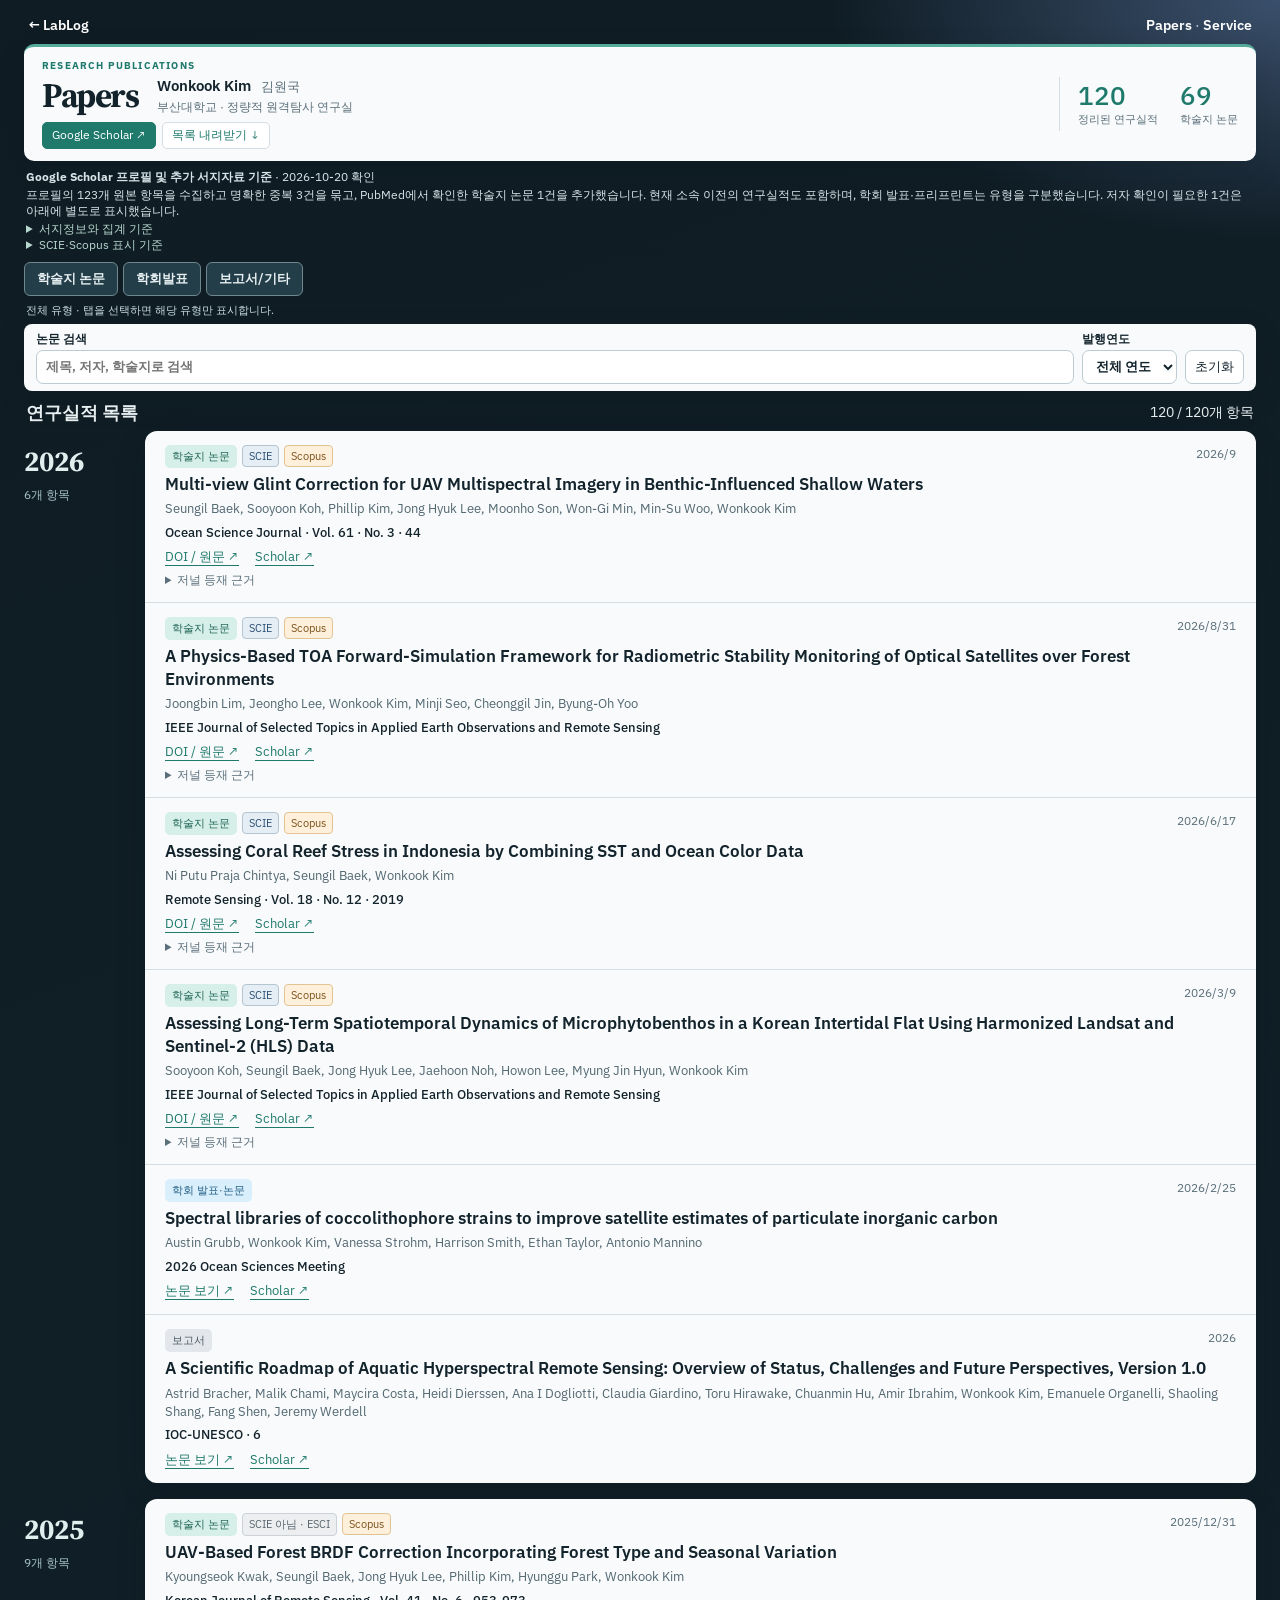
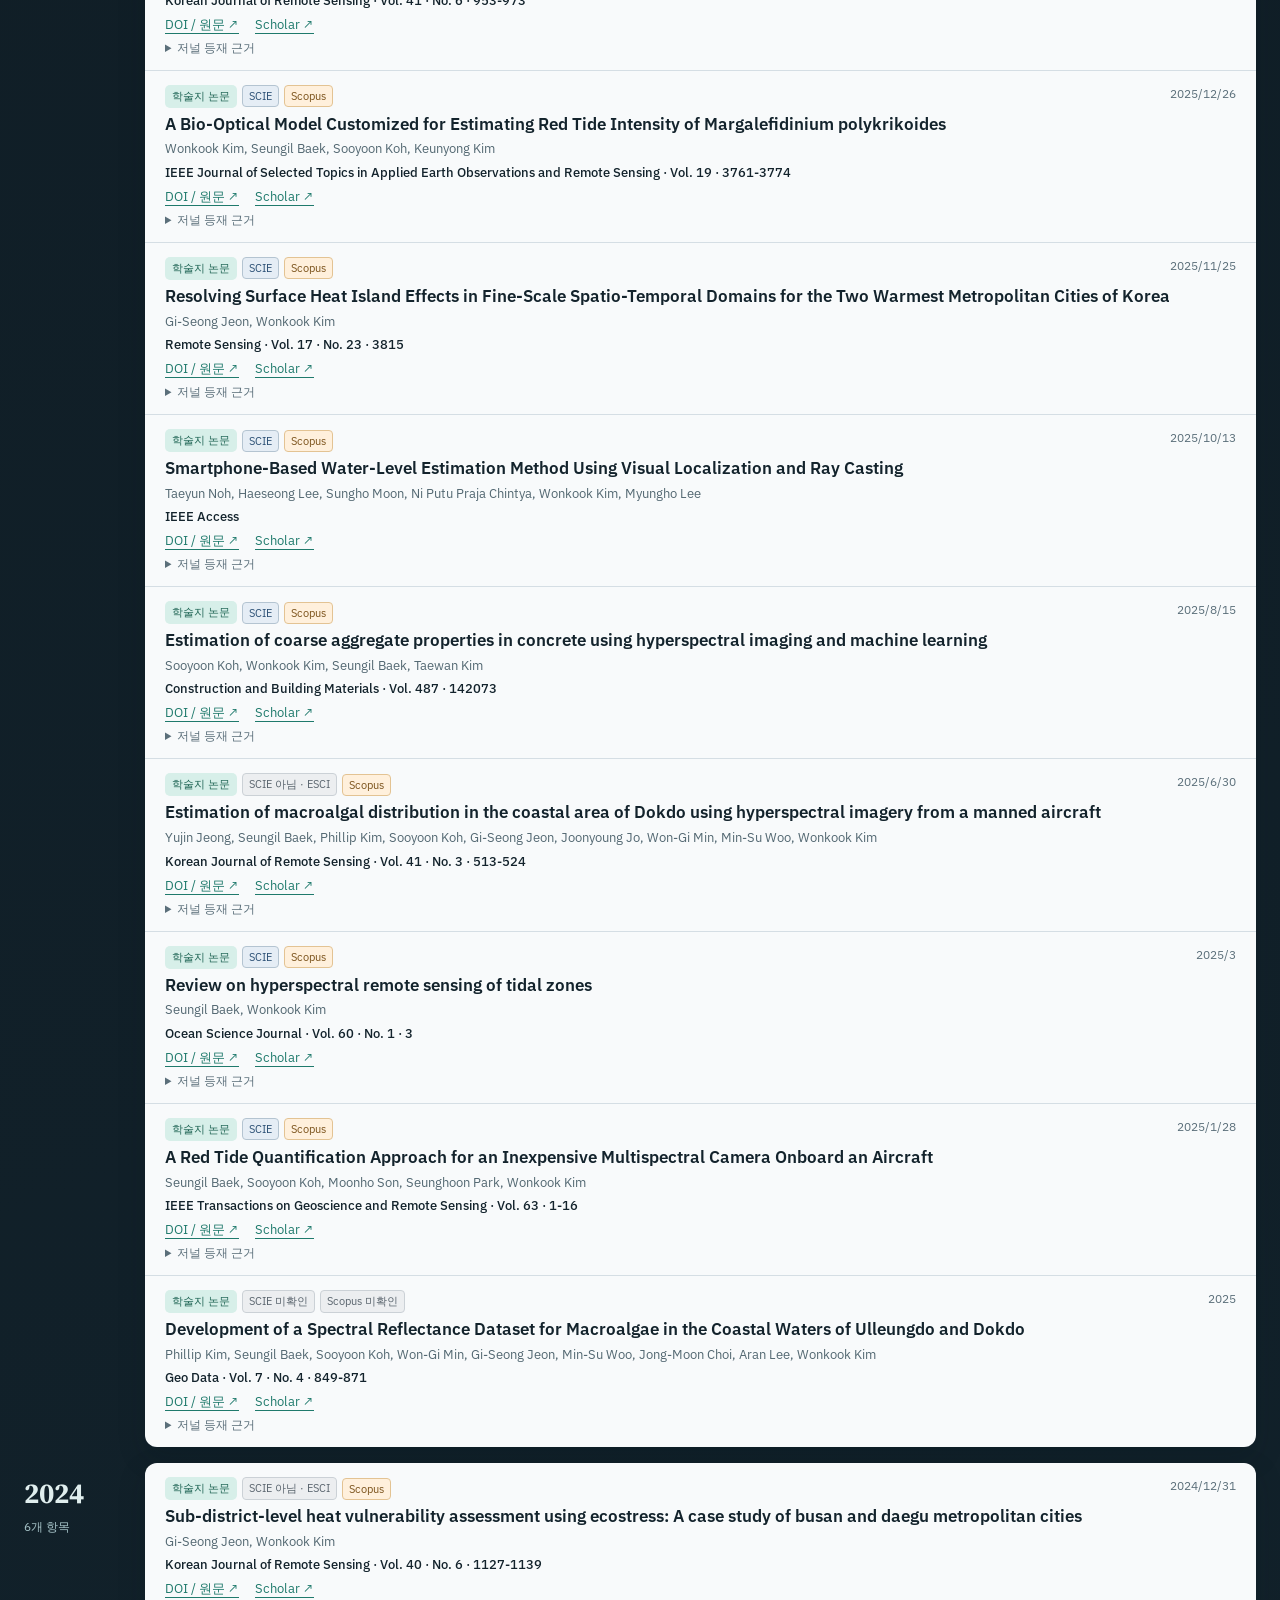
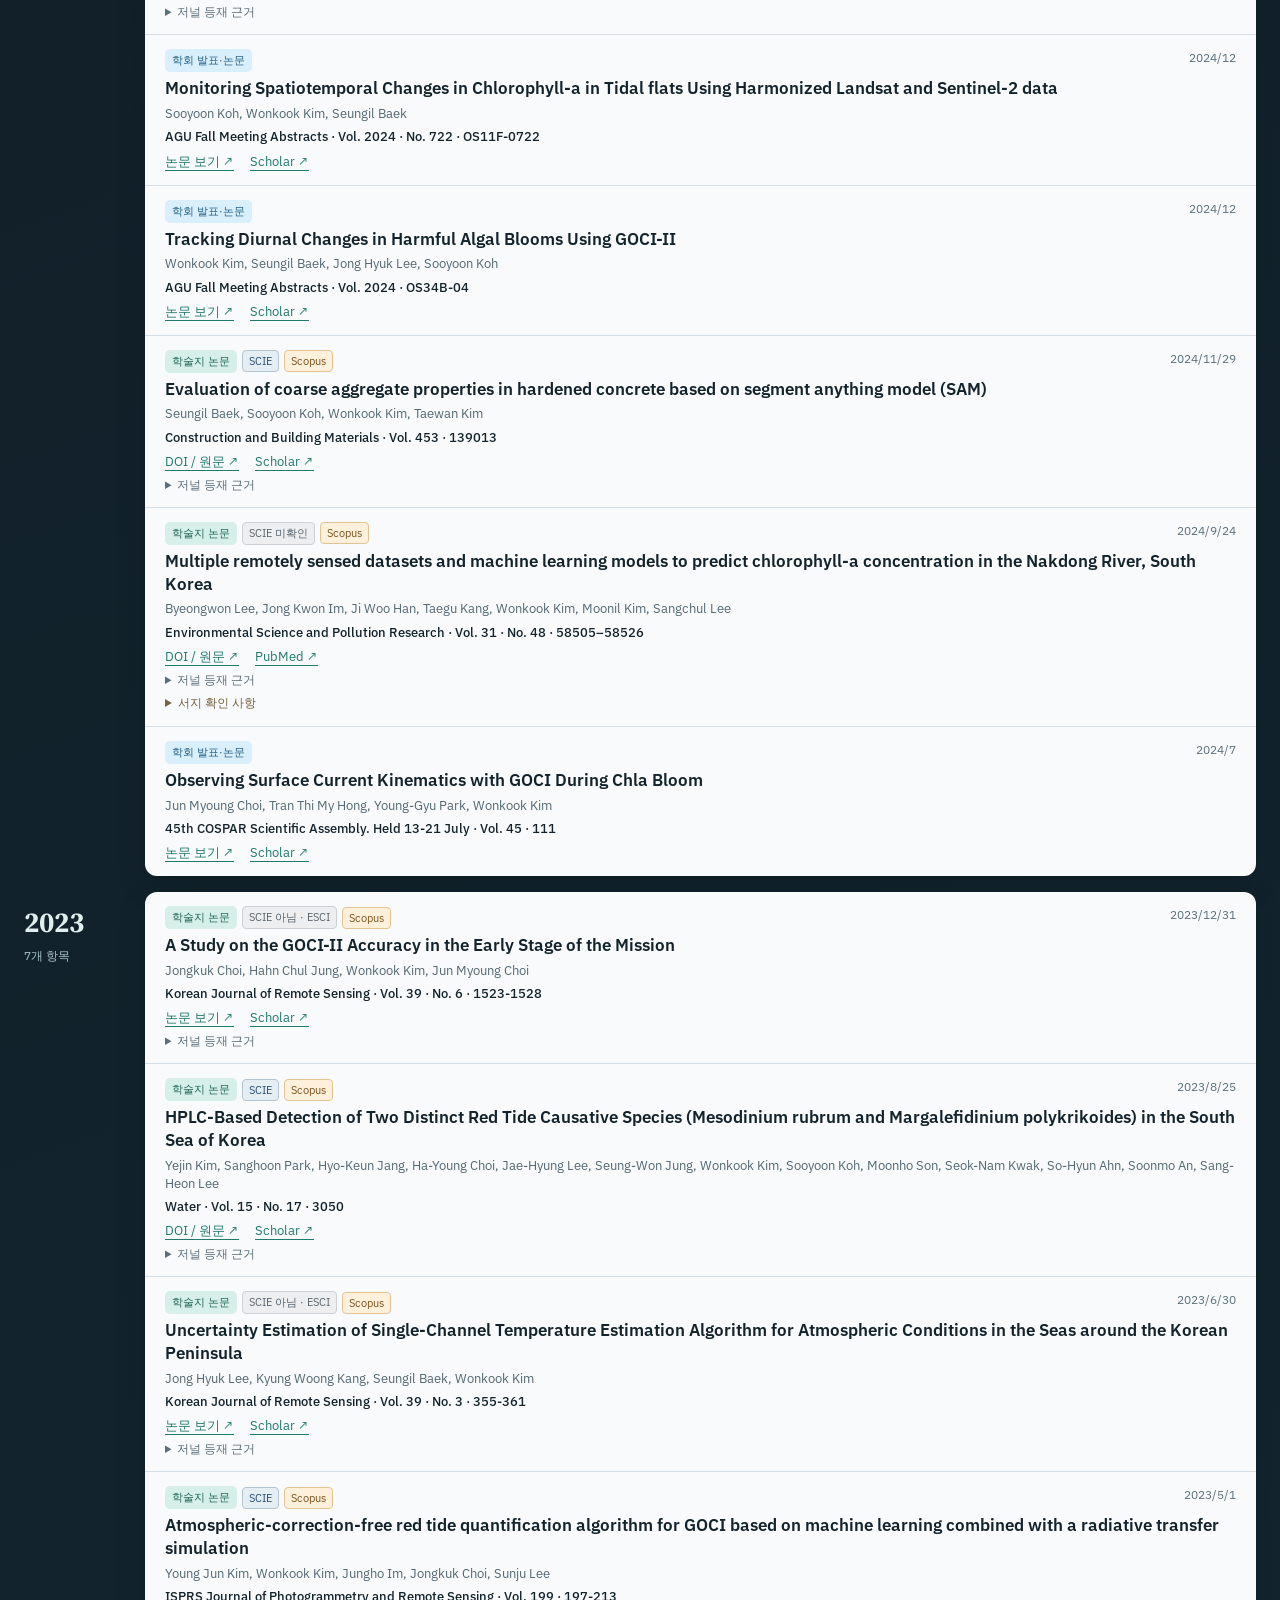
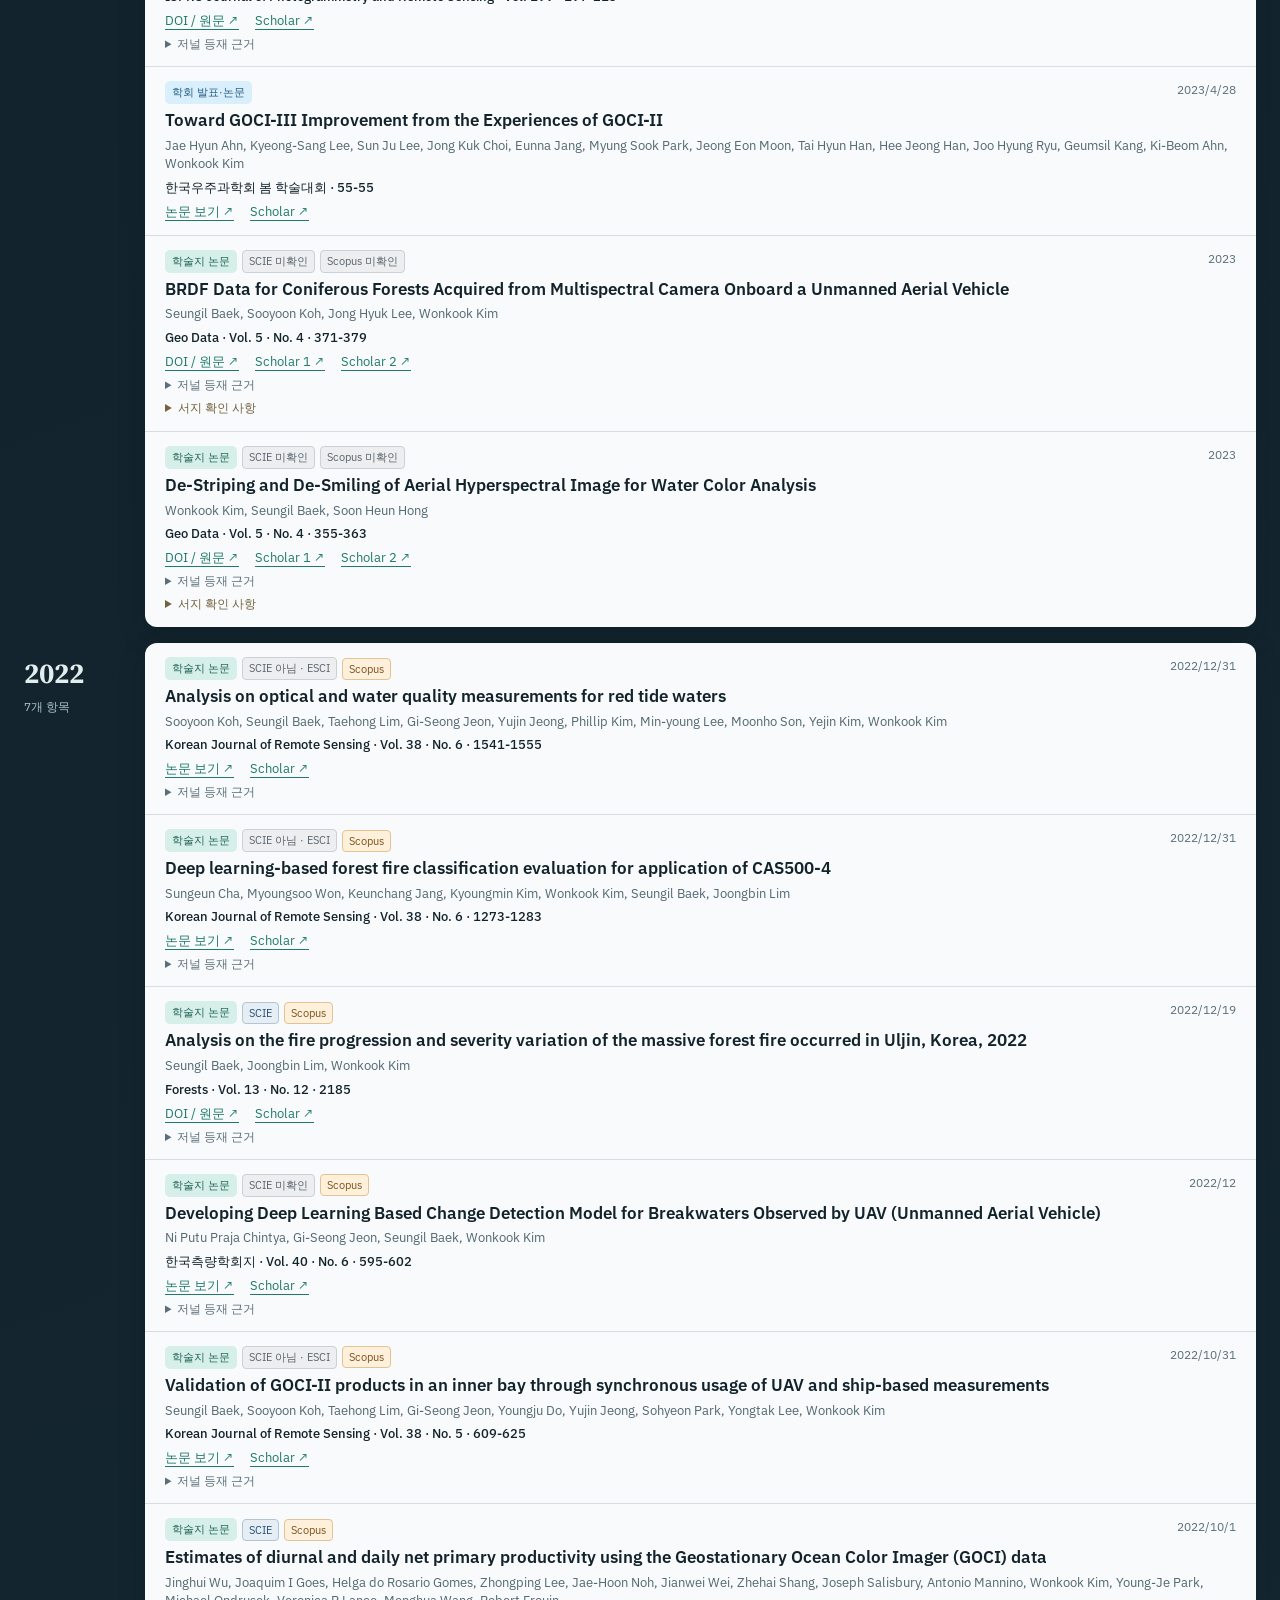
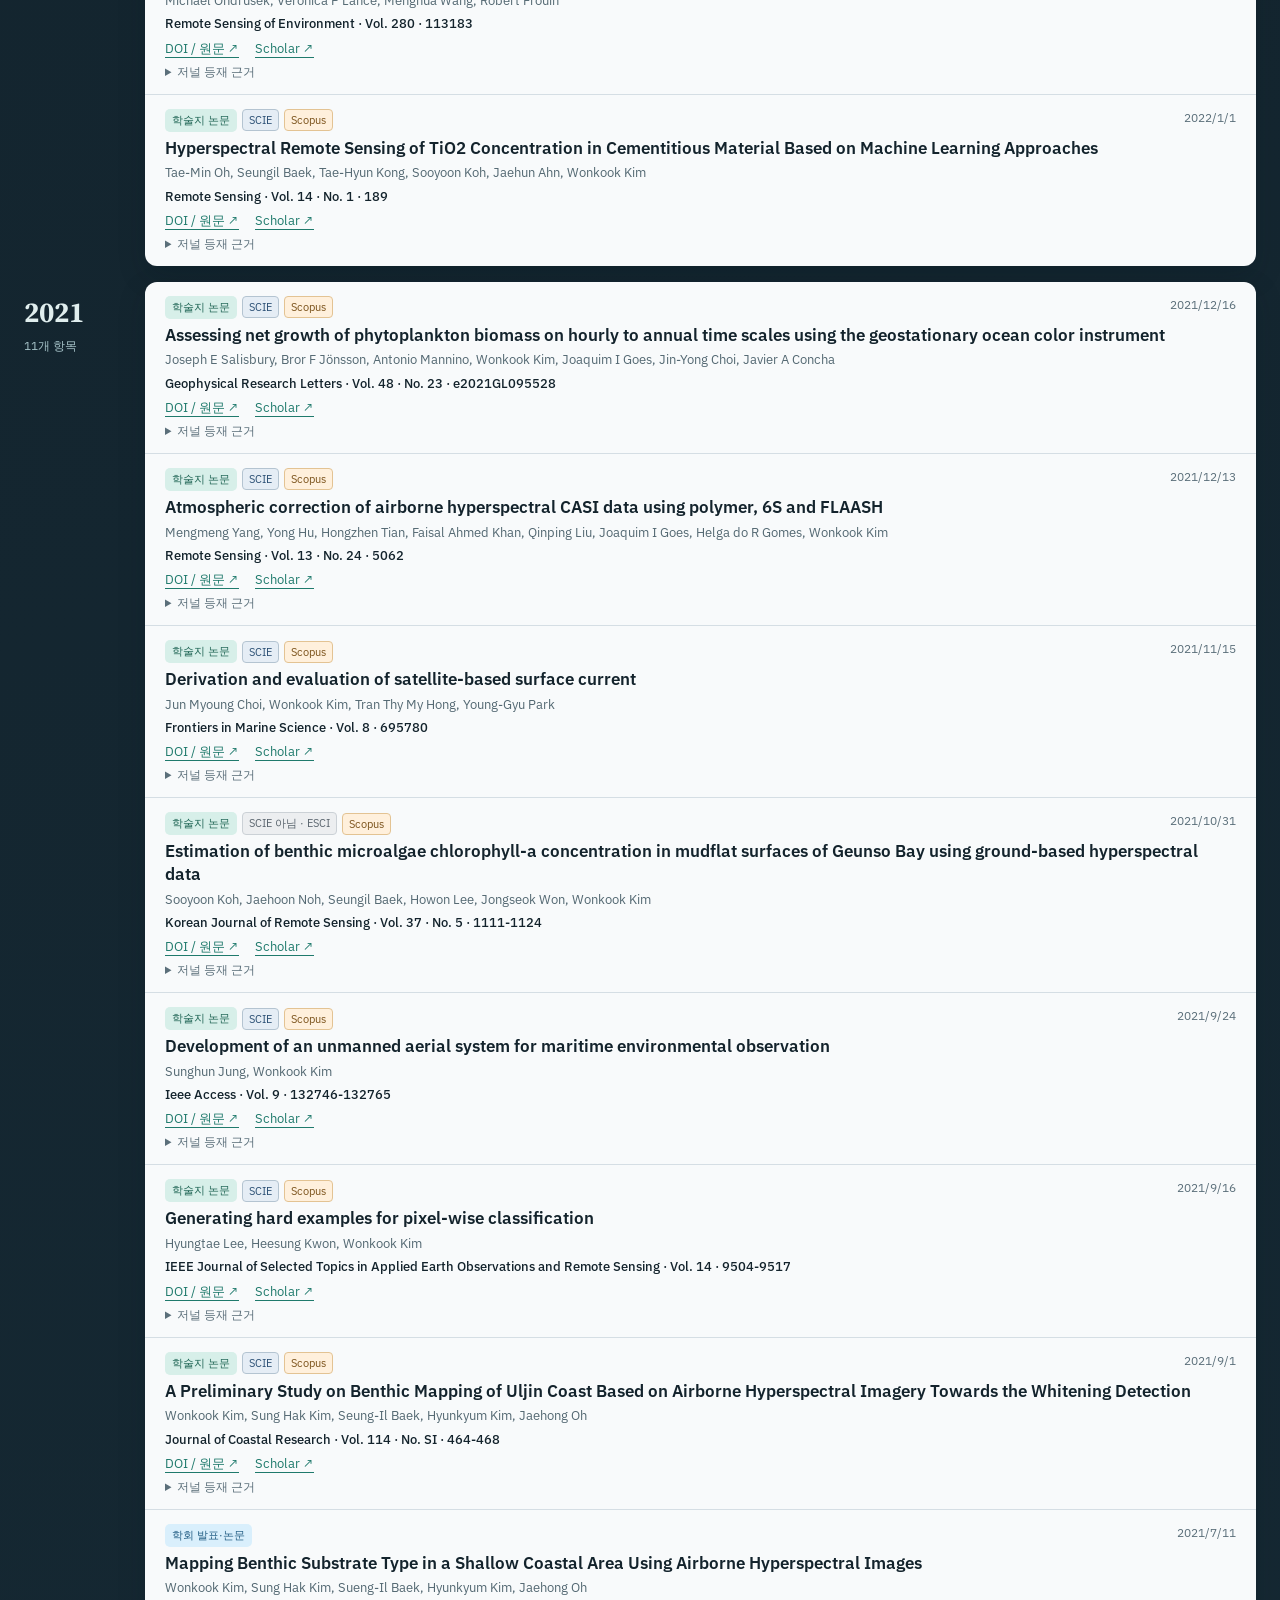
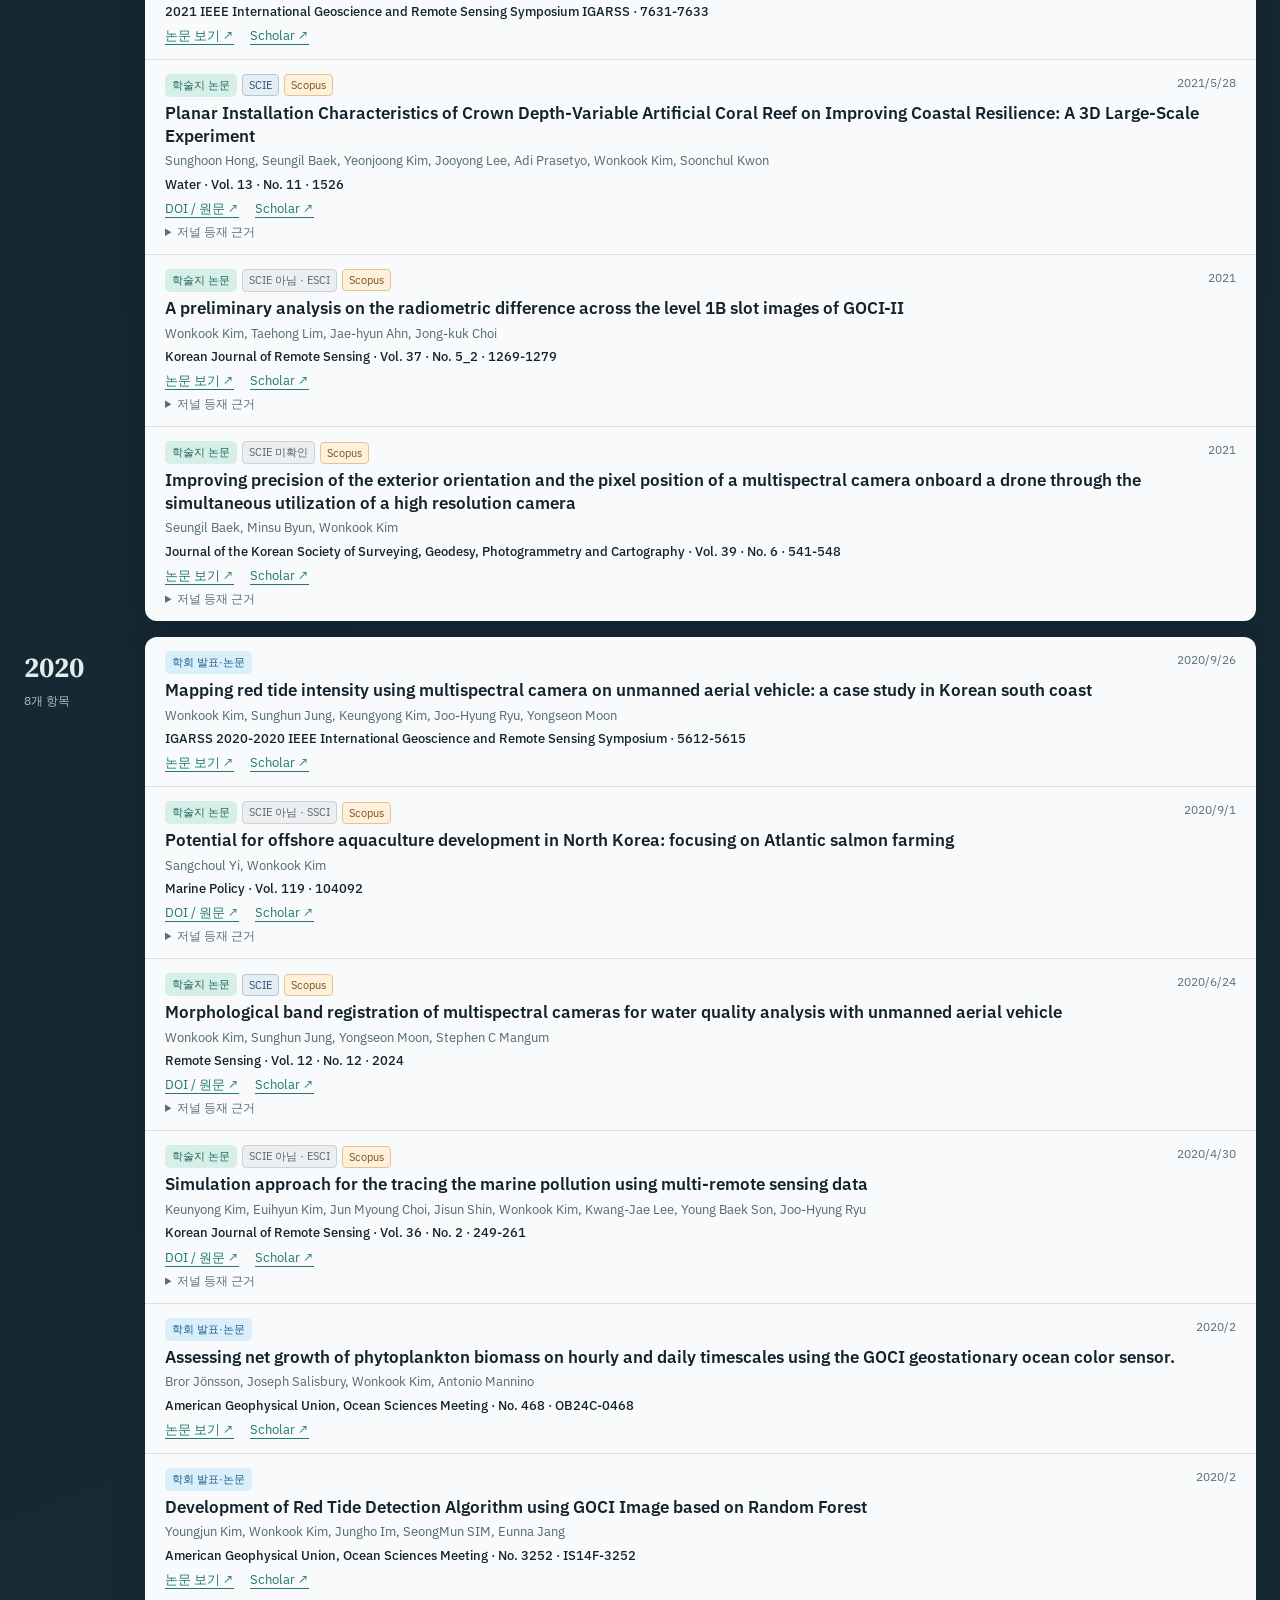
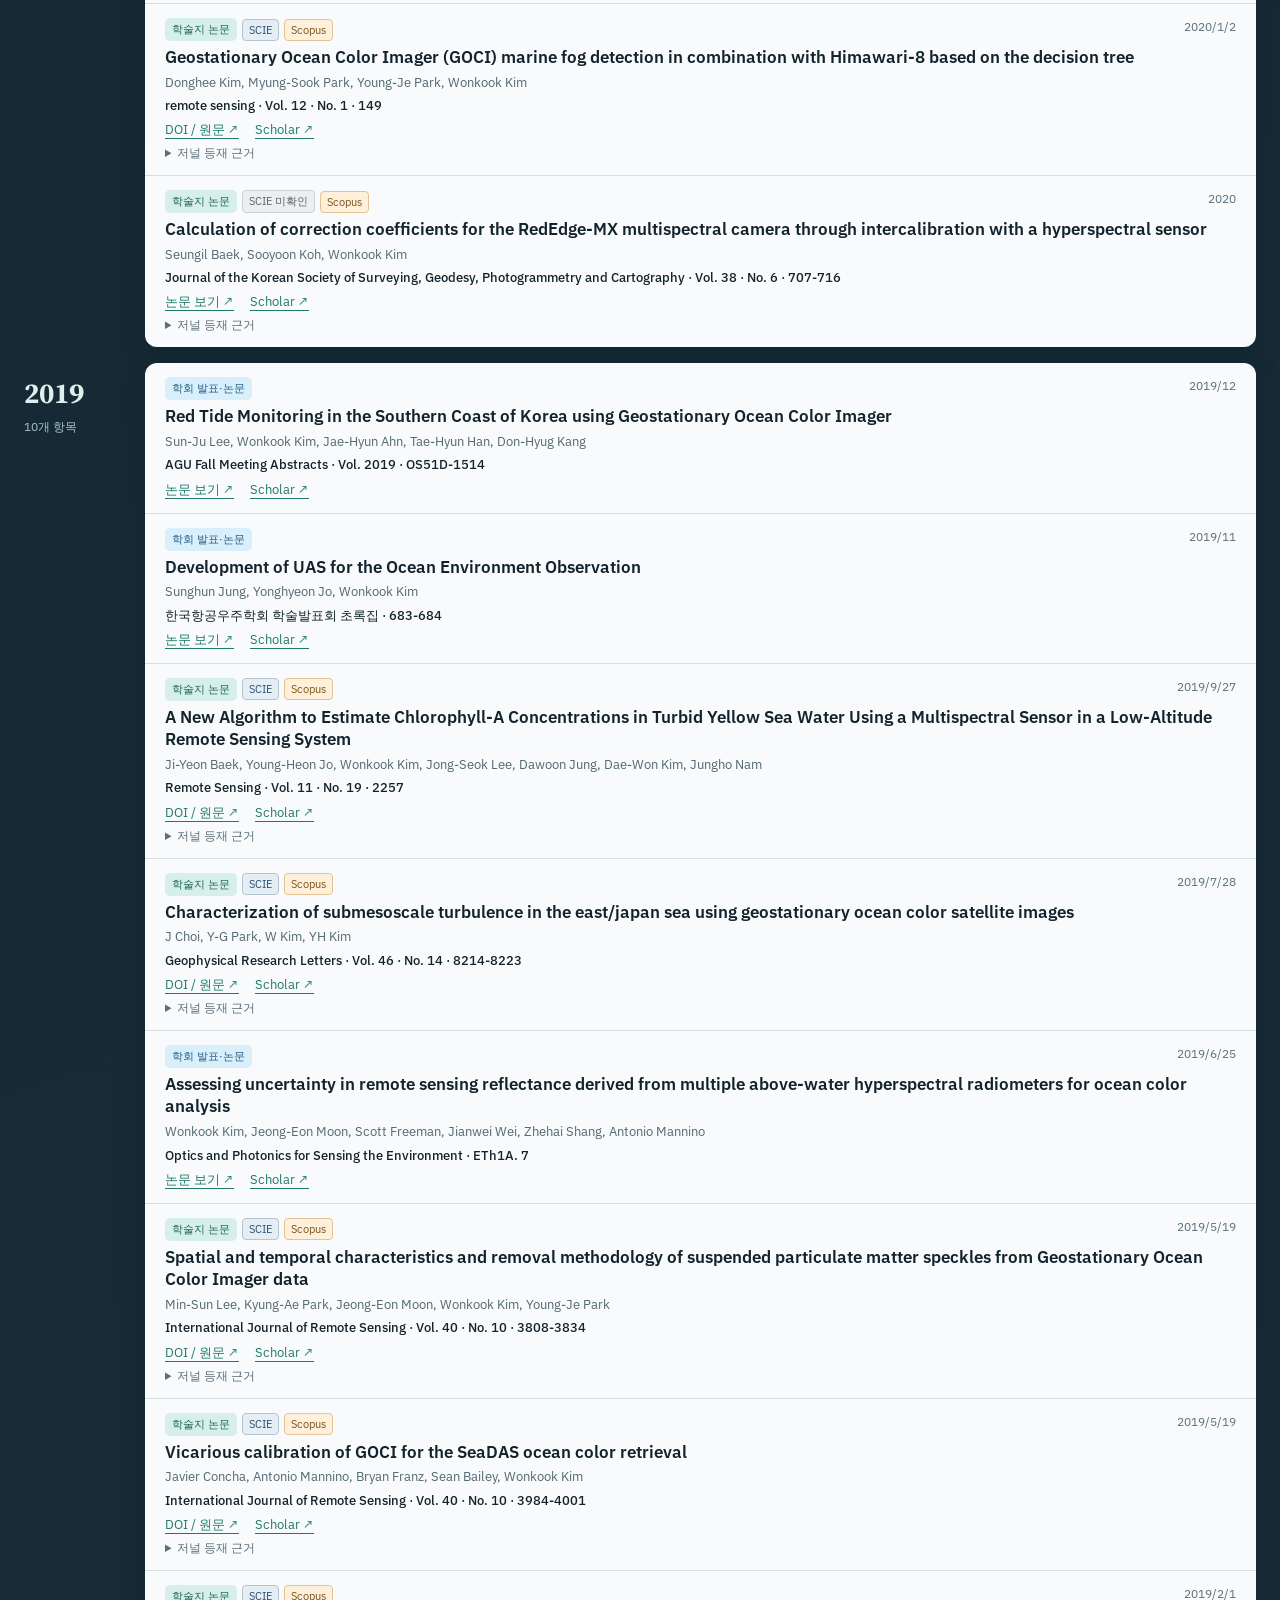
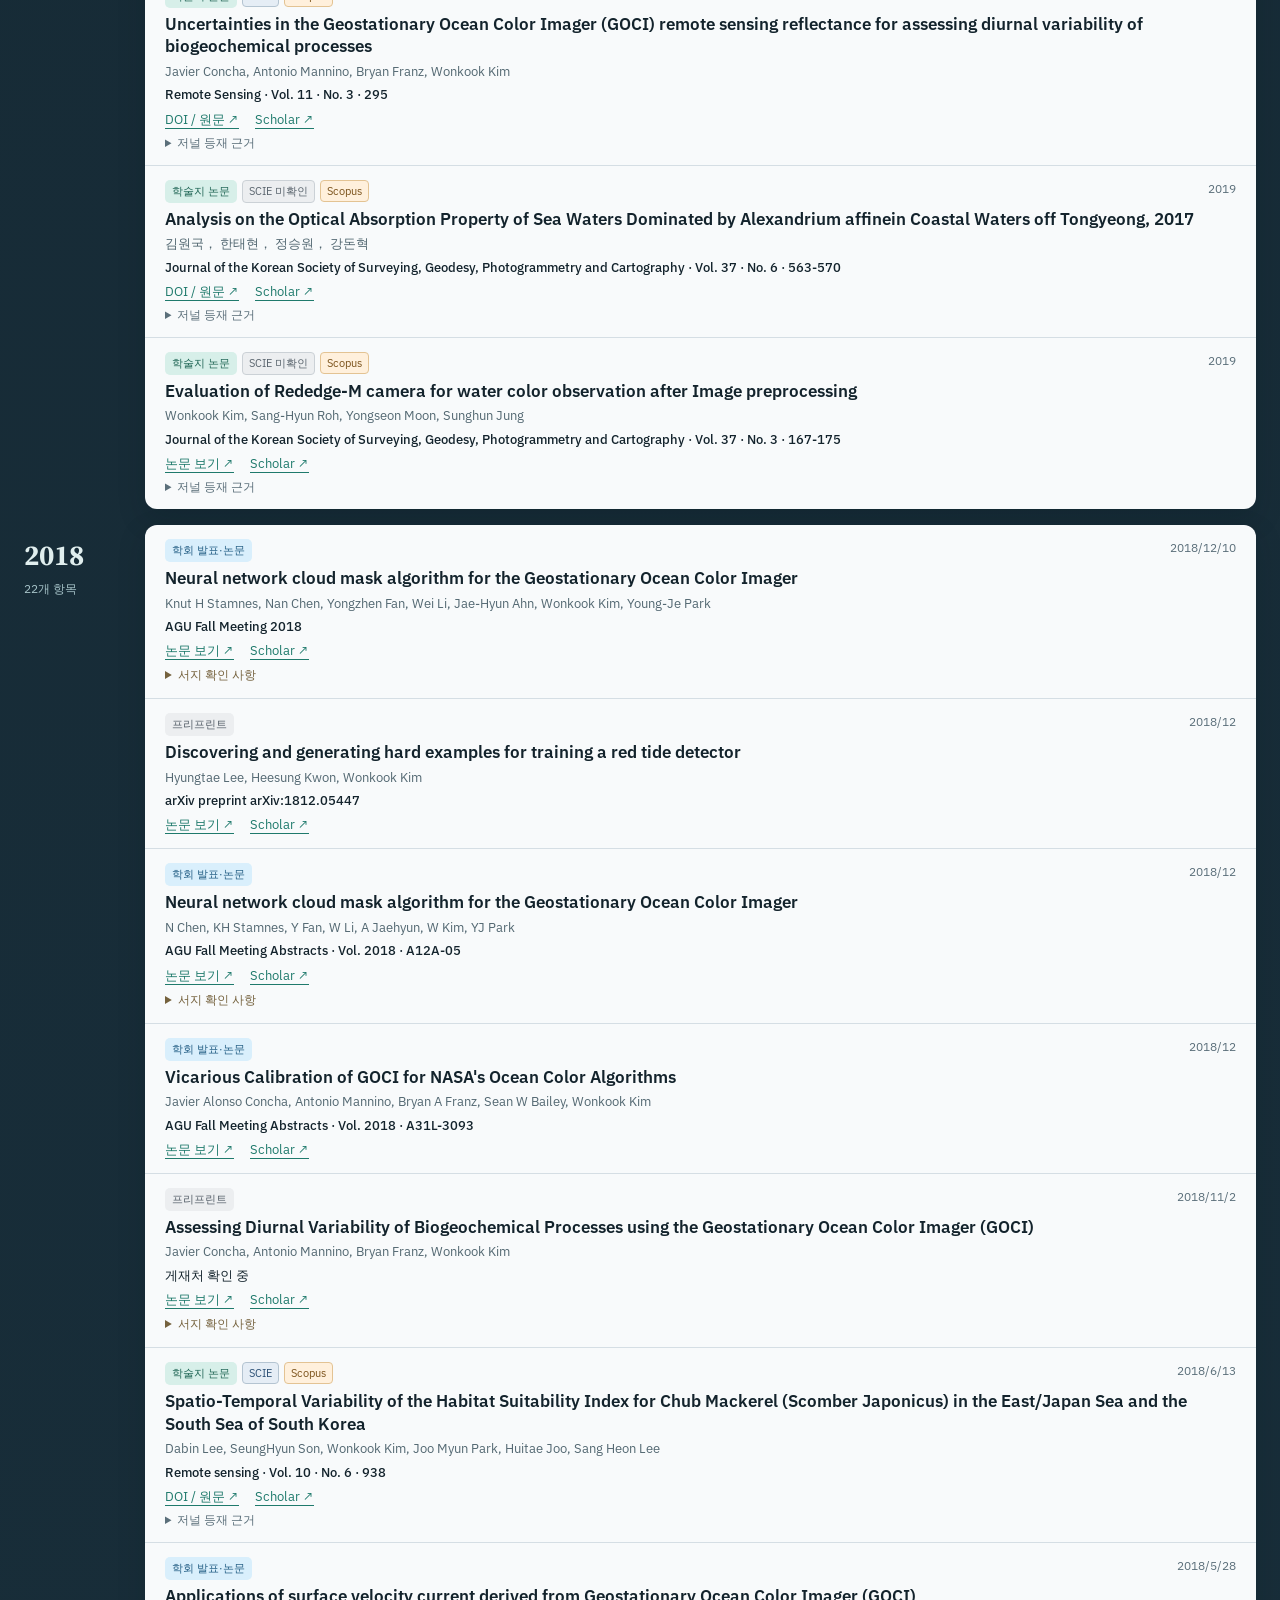
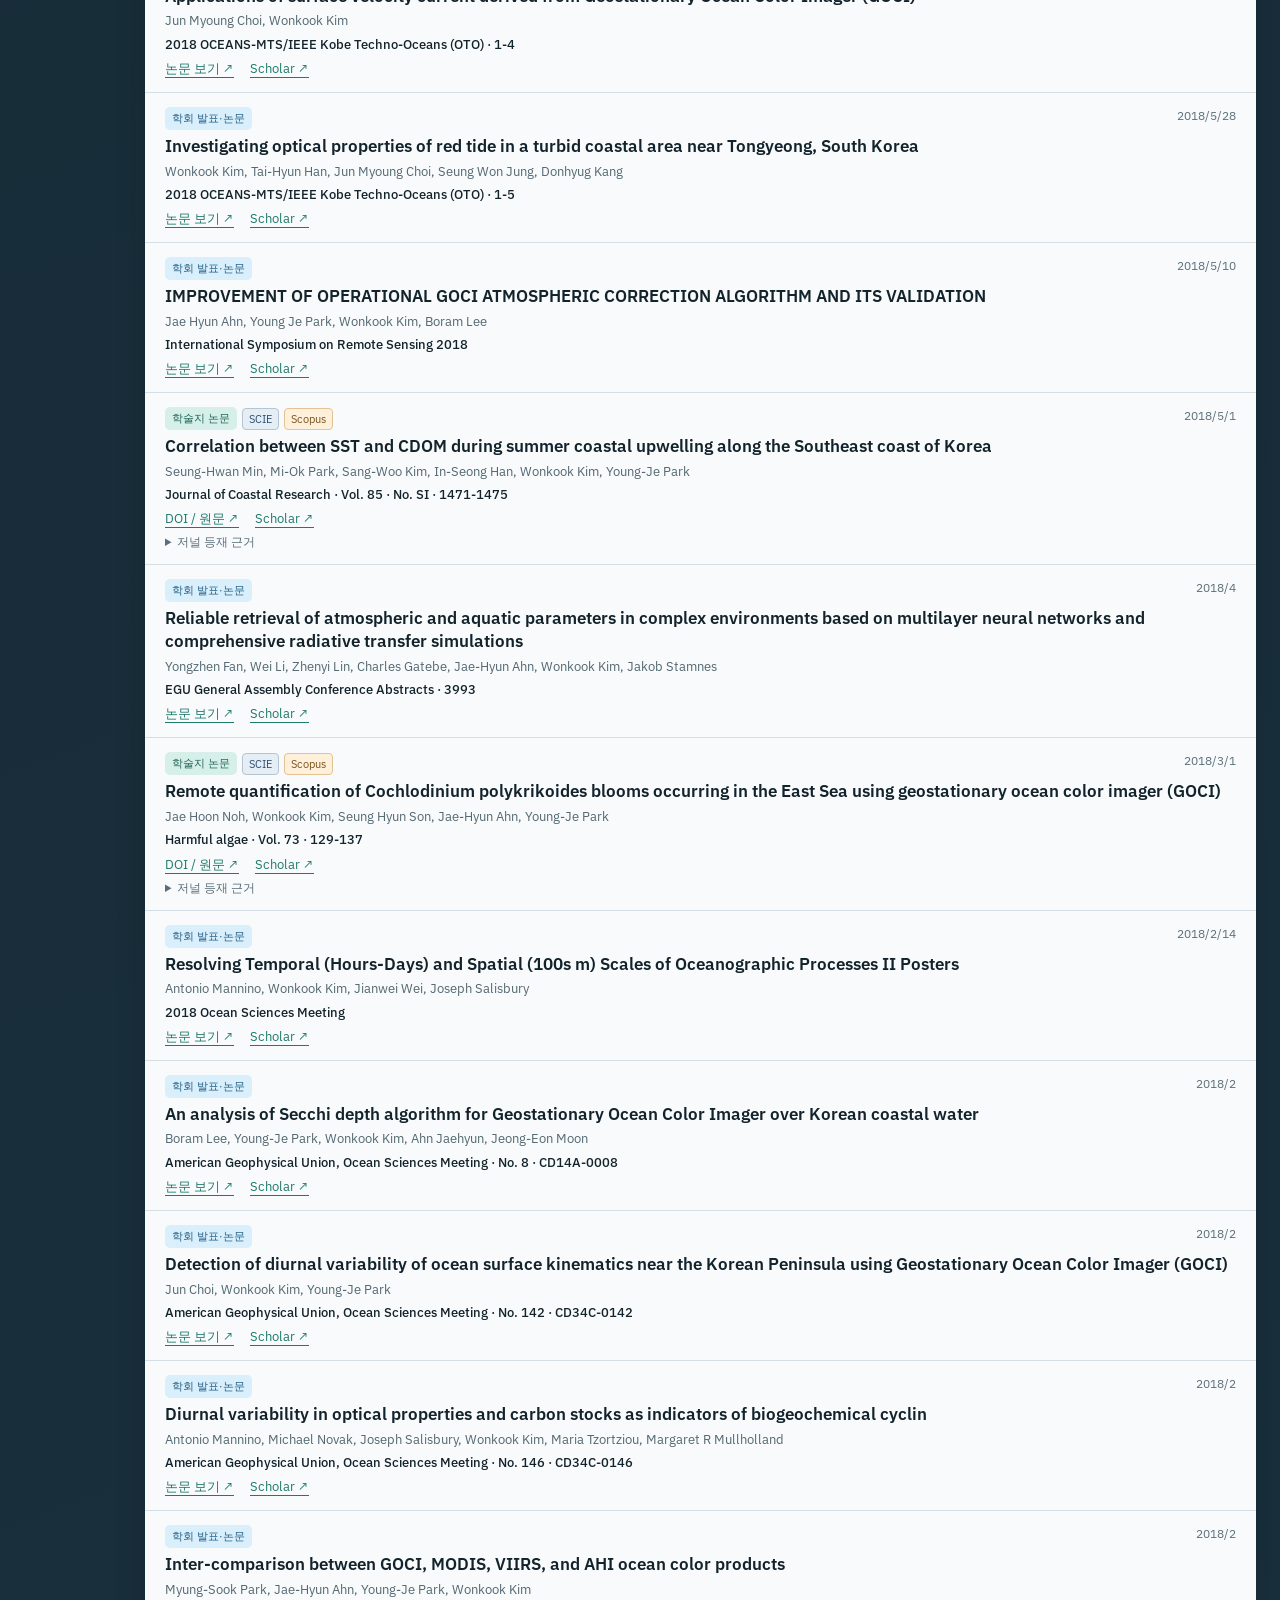
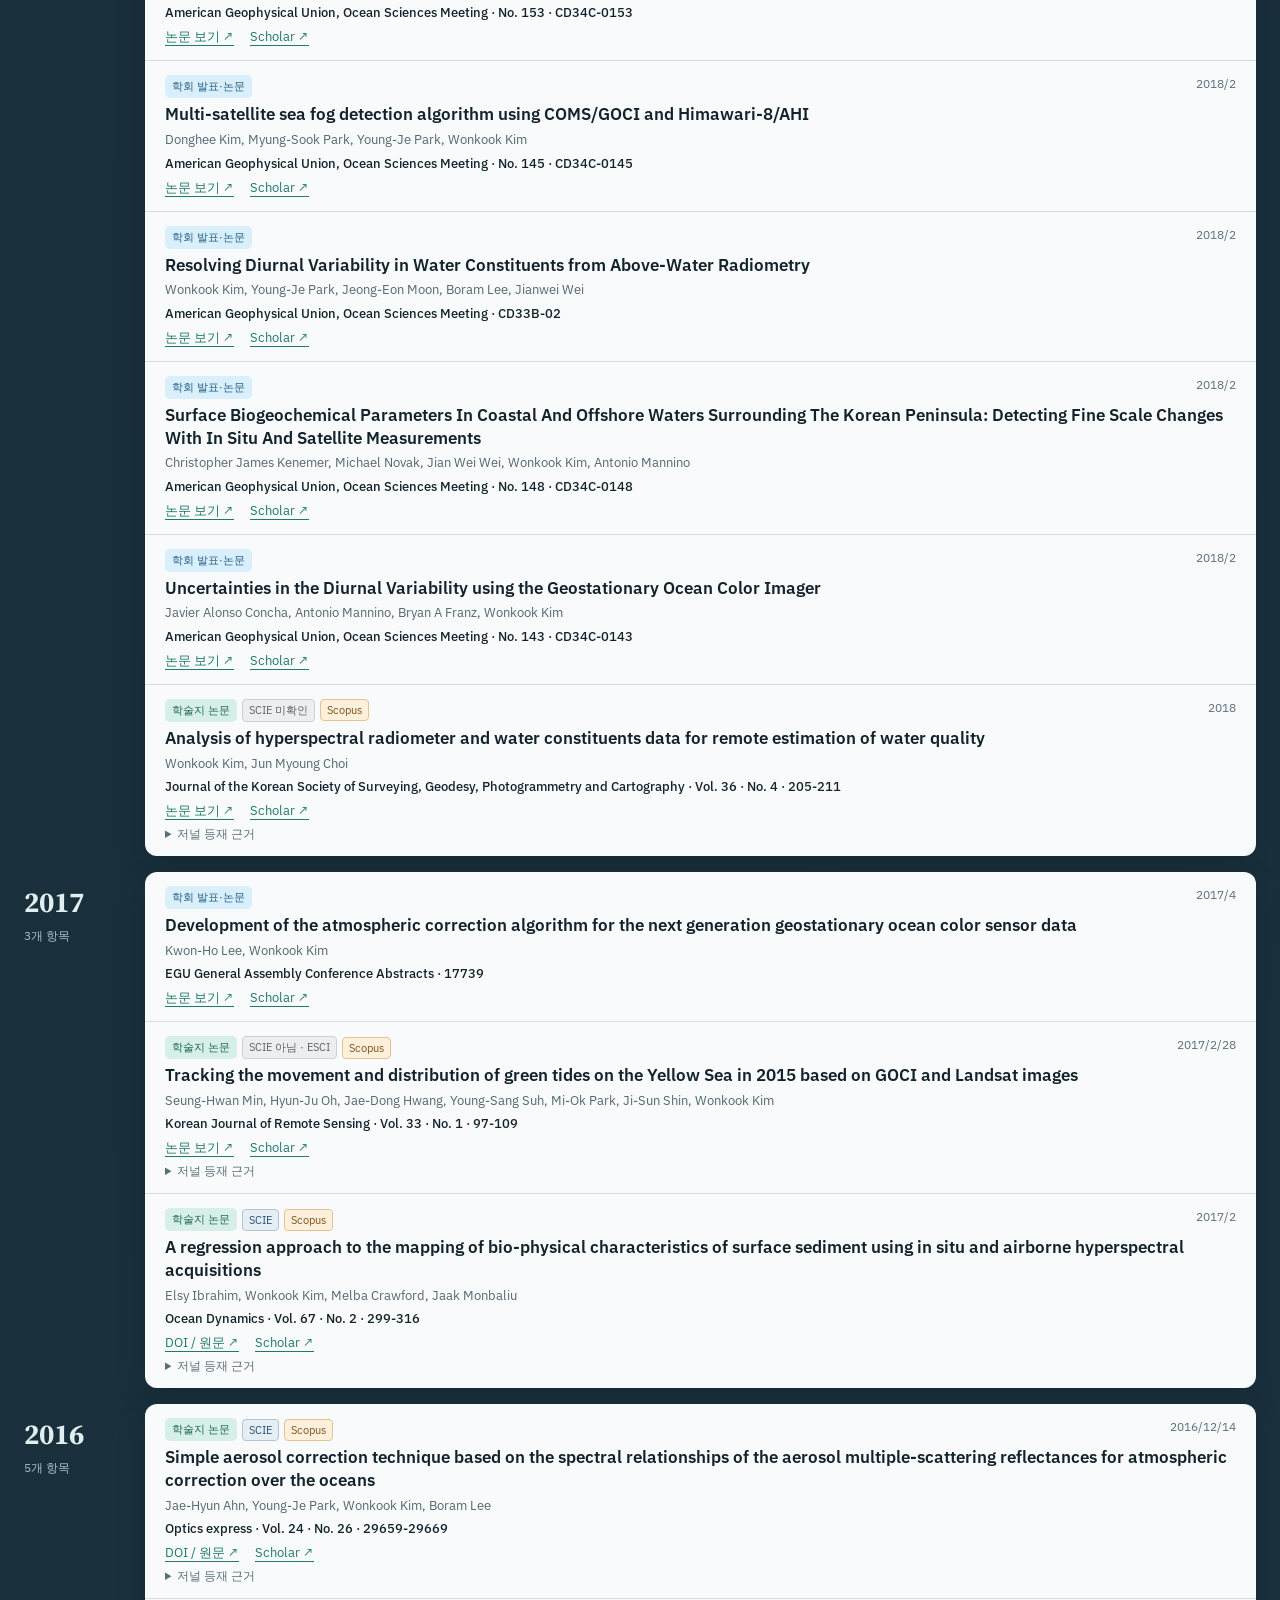
<file: papers.html>
<!doctype html>
<html lang="ko">
<head>
<meta charset="utf-8"><meta name="viewport" content="width=device-width,initial-scale=1">
<title>Papers | QUREOS · LabLog</title>
<meta name="description" content="부산대학교 Wonkook Kim의 연구실적. 학술지 논문, 학회 발표, 저서와 보고서를 연도별로 확인하세요.">
<link rel="preconnect" href="https://fonts.googleapis.com"><link rel="preconnect" href="https://fonts.gstatic.com" crossorigin>
<link href="https://fonts.googleapis.com/css2?family=IBM+Plex+Sans:wght@400;500;600;700&family=Source+Serif+4:opsz,wght@8..60,600;8..60,700&display=swap" rel="stylesheet">
<link rel="stylesheet" href="papers.css?v=20261020-compact"><script src="papers.js?v=20261020-indexing" defer></script>
</head>
<body class="papers-page">
<a class="skip" href="#publications">연구실적 목록으로 이동</a>
<main class="app">
<nav class="nav" aria-label="페이지 이동"><a href="index.html">← LabLog</a><span><a href="papers.html" aria-current="page">Papers</a> <span aria-hidden="true"> · </span> <a href="service.html">Service</a></span></nav>
<header class="hero">
 <div><p class="eyebrow">RESEARCH PUBLICATIONS</p><h1>Papers</h1><p class="lead">Wonkook Kim <span>김원국</span></p><p class="affiliation">부산대학교 · 정량적 원격탐사 연구실</p>
 <div class="hero-links"><a href="https://scholar.google.com/citations?user=5RCX8_0AAAAJ&amp;hl=en" target="_blank" rel="noopener noreferrer">Google Scholar ↗</a><a href="papers.csv" download>목록 내려받기 ↓</a></div></div>
 <div class="stats"><div><strong>120</strong><span>정리된 연구실적</span></div><div><strong>69</strong><span>학술지 논문</span></div></div>
</header>
<section class="collection-note" aria-label="수집 기준"><p><strong>Google Scholar 프로필 및 추가 서지자료 기준</strong> · 2026-10-20 확인</p><p>프로필의 123개 원본 항목을 수집하고 명확한 중복 3건을 묶고, PubMed에서 확인한 학술지 논문 1건을 추가했습니다. 현재 소속 이전의 연구실적도 포함하며, 학회 발표·프리프린트는 유형을 구분했습니다. 저자 확인이 필요한 1건은 아래에 별도로 표시했습니다.</p><details><summary>서지정보와 집계 기준</summary><p>연도·저자·게재처는 Scholar 상세 화면과 추가 항목의 PubMed 서지정보를 기준으로 하며 온라인 발행연도와 권호 연도가 다를 수 있습니다. DOI는 동일 제목의 ORCID·서지 기록으로 보완했습니다. 추가 중복 가능성이나 누락된 정보는 각 항목의 ‘서지 확인 사항’에 표시했습니다. 프로필 밖의 모든 저작물까지 포괄한다고 보장하지 않습니다.</p></details><details><summary>SCIE·Scopus 표시 기준</summary><p>2026-10-20에 확인한 저널 단위 등재 정보입니다. 발행 당시 등재 상태나 개별 논문의 실제 수록 여부를 뜻하지 않습니다. SCIE와 ESCI·SSCI는 구분하며, 확인할 근거가 부족한 경우 ‘미확인’으로 표시합니다. 각 논문의 ‘저널 등재 근거’에서 출처를 볼 수 있습니다.</p></details></section>
<div class="type-tabs" role="group" aria-label="연구실적 유형">
 <button id="tab-journal" aria-pressed="false" aria-controls="publication-panel" data-category="journal" type="button">학술지 논문</button>
 <button id="tab-conference" aria-pressed="false" aria-controls="publication-panel" data-category="conference" type="button">학회발표</button>
 <button id="tab-other" aria-pressed="false" aria-controls="publication-panel" data-category="other" type="button">보고서/기타</button>
</div>
<p id="category-status" class="category-status" role="status">전체 유형 · 탭을 선택하면 해당 유형만 표시합니다.</p>
<div id="publication-panel" role="region" aria-label="전체 연구실적">
<form class="filters" role="search" onsubmit="return false">
 <label class="search-field">논문 검색<input id="search" type="search" placeholder="제목, 저자, 학술지로 검색" autocomplete="off"></label>
 <label>발행연도<select id="year"><option value="all">전체 연도</option><option value="2026">2026</option><option value="2025">2025</option><option value="2024">2024</option><option value="2023">2023</option><option value="2022">2022</option><option value="2021">2021</option><option value="2020">2020</option><option value="2019">2019</option><option value="2018">2018</option><option value="2017">2017</option><option value="2016">2016</option><option value="2015">2015</option><option value="2013">2013</option><option value="2012">2012</option><option value="2011">2011</option><option value="2010">2010</option><option value="2009">2009</option><option value="2008">2008</option><option value="2007">2007</option><option value="unknown">연도 미상</option></select></label>
 <button type="reset">초기화</button>
</form>
<div class="result-heading"><h2 id="publications">연구실적 목록</h2><p id="result-count" role="status" aria-live="polite">120개 항목</p></div>
<div id="groups"><section class="year-group" aria-label="2026"><h2>2026<span>6개 항목</span></h2><div class="paper-list"><article class="paper" data-year="2026" data-type="journal" data-review="false">
 <div class="paper-top"><div class="paper-tags"><span class="type">학술지 논문</span><span class="index-badge scie yes">SCIE</span><span class="index-badge scopus yes">Scopus</span></div><span class="date">2026/9</span></div>
 <h3>Multi-view Glint Correction for UAV Multispectral Imagery in Benthic-Influenced Shallow Waters</h3><p class="authors">Seungil Baek, Sooyoon Koh, Phillip Kim, Jong Hyuk Lee, Moonho Son, Won-Gi Min, Min-Su Woo, Wonkook Kim</p><p class="venue">Ocean Science Journal · Vol. 61 · No. 3 · 44</p>
 <div class="links"><a class="" href="https://doi.org/10.1007/s12601-026-00287-5" target="_blank" rel="noopener noreferrer">DOI / 원문 ↗</a><a class="" href="https://scholar.google.com/citations?view_op=view_citation&amp;hl=en&amp;user=5RCX8_0AAAAJ&amp;sortby=pubdate&amp;citation_for_view=5RCX8_0AAAAJ:Tiz5es2fbqcC" target="_blank" rel="noopener noreferrer">Scholar ↗</a></div>
 <details class="index-evidence"><summary>저널 등재 근거</summary><p>2026-10-20 확인 · 저널 단위 정보이며 발행 당시 또는 개별 논문의 수록 여부는 별도 확인이 필요합니다. </p><p><a class="" href="https://www.kordi.re.kr/eng/sub03_05_02.do" target="_blank" rel="noopener noreferrer">출처 1 ↗</a><a class="" href="https://www.kci.go.kr/kciportal/po/search/poSereArtiList.kci?sereId=000256&amp;volIsseId=VOL000056301" target="_blank" rel="noopener noreferrer">출처 2 ↗</a></p></details>

 </article><article class="paper" data-year="2026" data-type="journal" data-review="false">
 <div class="paper-top"><div class="paper-tags"><span class="type">학술지 논문</span><span class="index-badge scie yes">SCIE</span><span class="index-badge scopus yes">Scopus</span></div><span class="date">2026/8/31</span></div>
 <h3>A Physics-Based TOA Forward-Simulation Framework for Radiometric Stability Monitoring of Optical Satellites over Forest Environments</h3><p class="authors">Joongbin Lim, Jeongho Lee, Wonkook Kim, Minji Seo, Cheonggil Jin, Byung-Oh Yoo</p><p class="venue">IEEE Journal of Selected Topics in Applied Earth Observations and Remote Sensing</p>
 <div class="links"><a class="" href="https://doi.org/10.1109/JSTARS.2026.3729318" target="_blank" rel="noopener noreferrer">DOI / 원문 ↗</a><a class="" href="https://scholar.google.com/citations?view_op=view_citation&amp;hl=en&amp;user=5RCX8_0AAAAJ&amp;sortby=pubdate&amp;citation_for_view=5RCX8_0AAAAJ:738O_yMBCRsC" target="_blank" rel="noopener noreferrer">Scholar ↗</a></div>
 <details class="index-evidence"><summary>저널 등재 근거</summary><p>2026-10-20 확인 · 저널 단위 정보이며 발행 당시 또는 개별 논문의 수록 여부는 별도 확인이 필요합니다. </p><p><a class="" href="https://topj.lib.whu.edu.cn/show.asp?cat=sci&amp;id=15026" target="_blank" rel="noopener noreferrer">출처 1 ↗</a><a class="" href="https://portal.issn.org/resource/ISSN/2151-1535" target="_blank" rel="noopener noreferrer">출처 2 ↗</a></p></details>

 </article><article class="paper" data-year="2026" data-type="journal" data-review="false">
 <div class="paper-top"><div class="paper-tags"><span class="type">학술지 논문</span><span class="index-badge scie yes">SCIE</span><span class="index-badge scopus yes">Scopus</span></div><span class="date">2026/6/17</span></div>
 <h3>Assessing Coral Reef Stress in Indonesia by Combining SST and Ocean Color Data</h3><p class="authors">Ni Putu Praja Chintya, Seungil Baek, Wonkook Kim</p><p class="venue">Remote Sensing · Vol. 18 · No. 12 · 2019</p>
 <div class="links"><a class="" href="https://doi.org/10.3390/rs18122019" target="_blank" rel="noopener noreferrer">DOI / 원문 ↗</a><a class="" href="https://scholar.google.com/citations?view_op=view_citation&amp;hl=en&amp;user=5RCX8_0AAAAJ&amp;sortby=pubdate&amp;citation_for_view=5RCX8_0AAAAJ:XiSMed-E-HIC" target="_blank" rel="noopener noreferrer">Scholar ↗</a></div>
 <details class="index-evidence"><summary>저널 등재 근거</summary><p>2026-10-20 확인 · 저널 단위 정보이며 발행 당시 또는 개별 논문의 수록 여부는 별도 확인이 필요합니다. </p><p><a class="" href="https://www.mdpi.com/journal/remotesensing/indexing" target="_blank" rel="noopener noreferrer">출처 1 ↗</a></p></details>

 </article><article class="paper" data-year="2026" data-type="journal" data-review="false">
 <div class="paper-top"><div class="paper-tags"><span class="type">학술지 논문</span><span class="index-badge scie yes">SCIE</span><span class="index-badge scopus yes">Scopus</span></div><span class="date">2026/3/9</span></div>
 <h3>Assessing Long-Term Spatiotemporal Dynamics of Microphytobenthos in a Korean Intertidal Flat Using Harmonized Landsat and Sentinel-2 (HLS) Data</h3><p class="authors">Sooyoon Koh, Seungil Baek, Jong Hyuk Lee, Jaehoon Noh, Howon Lee, Myung Jin Hyun, Wonkook Kim</p><p class="venue">IEEE Journal of Selected Topics in Applied Earth Observations and Remote Sensing</p>
 <div class="links"><a class="" href="https://doi.org/10.1109/JSTARS.2026.3669528" target="_blank" rel="noopener noreferrer">DOI / 원문 ↗</a><a class="" href="https://scholar.google.com/citations?view_op=view_citation&amp;hl=en&amp;user=5RCX8_0AAAAJ&amp;sortby=pubdate&amp;citation_for_view=5RCX8_0AAAAJ:SP6oXDckpogC" target="_blank" rel="noopener noreferrer">Scholar ↗</a></div>
 <details class="index-evidence"><summary>저널 등재 근거</summary><p>2026-10-20 확인 · 저널 단위 정보이며 발행 당시 또는 개별 논문의 수록 여부는 별도 확인이 필요합니다. </p><p><a class="" href="https://topj.lib.whu.edu.cn/show.asp?cat=sci&amp;id=15026" target="_blank" rel="noopener noreferrer">출처 1 ↗</a><a class="" href="https://portal.issn.org/resource/ISSN/2151-1535" target="_blank" rel="noopener noreferrer">출처 2 ↗</a></p></details>

 </article><article class="paper" data-year="2026" data-type="conference" data-review="false">
 <div class="paper-top"><div class="paper-tags"><span class="type">학회 발표·논문</span></div><span class="date">2026/2/25</span></div>
 <h3>Spectral libraries of coccolithophore strains to improve satellite estimates of particulate inorganic carbon</h3><p class="authors">Austin Grubb, Wonkook Kim, Vanessa Strohm, Harrison Smith, Ethan Taylor, Antonio Mannino</p><p class="venue">2026 Ocean Sciences Meeting</p>
 <div class="links"><a class="" href="https://scholar.google.com/scholar?cluster=1317324821490021469&amp;hl=en&amp;oi=scholarr" target="_blank" rel="noopener noreferrer">논문 보기 ↗</a><a class="" href="https://scholar.google.com/citations?view_op=view_citation&amp;hl=en&amp;user=5RCX8_0AAAAJ&amp;sortby=pubdate&amp;citation_for_view=5RCX8_0AAAAJ:nb7KW1ujOQ8C" target="_blank" rel="noopener noreferrer">Scholar ↗</a></div>


 </article><article class="paper" data-year="2026" data-type="report" data-review="false">
 <div class="paper-top"><div class="paper-tags"><span class="type">보고서</span></div><span class="date">2026</span></div>
 <h3>A Scientific Roadmap of Aquatic Hyperspectral Remote Sensing: Overview of Status, Challenges and Future Perspectives, Version 1.0</h3><p class="authors">Astrid Bracher, Malik Chami, Maycira Costa, Heidi Dierssen, Ana I Dogliotti, Claudia Giardino, Toru Hirawake, Chuanmin Hu, Amir Ibrahim, Wonkook Kim, Emanuele Organelli, Shaoling Shang, Fang Shen, Jeremy Werdell</p><p class="venue">IOC-UNESCO · 6</p>
 <div class="links"><a class="" href="https://ui.adsabs.harvard.edu/abs/2026ioc..data....6B/abstract" target="_blank" rel="noopener noreferrer">논문 보기 ↗</a><a class="" href="https://scholar.google.com/citations?view_op=view_citation&amp;hl=en&amp;user=5RCX8_0AAAAJ&amp;sortby=pubdate&amp;citation_for_view=5RCX8_0AAAAJ:K3LRdlH-MEoC" target="_blank" rel="noopener noreferrer">Scholar ↗</a></div>


 </article></div></section><section class="year-group" aria-label="2025"><h2>2025<span>9개 항목</span></h2><div class="paper-list"><article class="paper" data-year="2025" data-type="journal" data-review="false">
 <div class="paper-top"><div class="paper-tags"><span class="type">학술지 논문</span><span class="index-badge scie no">SCIE 아님 · ESCI</span><span class="index-badge scopus yes">Scopus</span></div><span class="date">2025/12/31</span></div>
 <h3>UAV-Based Forest BRDF Correction Incorporating Forest Type and Seasonal Variation</h3><p class="authors">Kyoungseok Kwak, Seungil Baek, Jong Hyuk Lee, Phillip Kim, Hyunggu Park, Wonkook Kim</p><p class="venue">Korean Journal of Remote Sensing · Vol. 41 · No. 6 · 953-973</p>
 <div class="links"><a class="" href="https://doi.org/10.7780/kjrs.2025.41.6.3" target="_blank" rel="noopener noreferrer">DOI / 원문 ↗</a><a class="" href="https://scholar.google.com/citations?view_op=view_citation&amp;hl=en&amp;user=5RCX8_0AAAAJ&amp;sortby=pubdate&amp;citation_for_view=5RCX8_0AAAAJ:dshw04ExmUIC" target="_blank" rel="noopener noreferrer">Scholar ↗</a></div>
 <details class="index-evidence"><summary>저널 등재 근거</summary><p>2026-10-20 확인 · 저널 단위 정보이며 발행 당시 또는 개별 논문의 수록 여부는 별도 확인이 필요합니다. 학회 공식 안내의 WoS 분류는 ESCI입니다. SCIE와 구분합니다.</p><p><a class="" href="https://www.ksrs.or.kr/content/community/post_view.php?bt=1&amp;page=1&amp;post_id=562" target="_blank" rel="noopener noreferrer">출처 1 ↗</a></p></details>

 </article><article class="paper" data-year="2025" data-type="journal" data-review="false">
 <div class="paper-top"><div class="paper-tags"><span class="type">학술지 논문</span><span class="index-badge scie yes">SCIE</span><span class="index-badge scopus yes">Scopus</span></div><span class="date">2025/12/26</span></div>
 <h3>A Bio-Optical Model Customized for Estimating Red Tide Intensity of Margalefidinium polykrikoides</h3><p class="authors">Wonkook Kim, Seungil Baek, Sooyoon Koh, Keunyong Kim</p><p class="venue">IEEE Journal of Selected Topics in Applied Earth Observations and Remote Sensing · Vol. 19 · 3761-3774</p>
 <div class="links"><a class="" href="https://doi.org/10.1109/JSTARS.2025.3648570" target="_blank" rel="noopener noreferrer">DOI / 원문 ↗</a><a class="" href="https://scholar.google.com/citations?view_op=view_citation&amp;hl=en&amp;user=5RCX8_0AAAAJ&amp;sortby=pubdate&amp;citation_for_view=5RCX8_0AAAAJ:KxtntwgDAa4C" target="_blank" rel="noopener noreferrer">Scholar ↗</a></div>
 <details class="index-evidence"><summary>저널 등재 근거</summary><p>2026-10-20 확인 · 저널 단위 정보이며 발행 당시 또는 개별 논문의 수록 여부는 별도 확인이 필요합니다. </p><p><a class="" href="https://topj.lib.whu.edu.cn/show.asp?cat=sci&amp;id=15026" target="_blank" rel="noopener noreferrer">출처 1 ↗</a><a class="" href="https://portal.issn.org/resource/ISSN/2151-1535" target="_blank" rel="noopener noreferrer">출처 2 ↗</a></p></details>

 </article><article class="paper" data-year="2025" data-type="journal" data-review="false">
 <div class="paper-top"><div class="paper-tags"><span class="type">학술지 논문</span><span class="index-badge scie yes">SCIE</span><span class="index-badge scopus yes">Scopus</span></div><span class="date">2025/11/25</span></div>
 <h3>Resolving Surface Heat Island Effects in Fine-Scale Spatio-Temporal Domains for the Two Warmest Metropolitan Cities of Korea</h3><p class="authors">Gi-Seong Jeon, Wonkook Kim</p><p class="venue">Remote Sensing · Vol. 17 · No. 23 · 3815</p>
 <div class="links"><a class="" href="https://doi.org/10.3390/rs17233815" target="_blank" rel="noopener noreferrer">DOI / 원문 ↗</a><a class="" href="https://scholar.google.com/citations?view_op=view_citation&amp;hl=en&amp;user=5RCX8_0AAAAJ&amp;sortby=pubdate&amp;citation_for_view=5RCX8_0AAAAJ:1sJd4Hv_s6UC" target="_blank" rel="noopener noreferrer">Scholar ↗</a></div>
 <details class="index-evidence"><summary>저널 등재 근거</summary><p>2026-10-20 확인 · 저널 단위 정보이며 발행 당시 또는 개별 논문의 수록 여부는 별도 확인이 필요합니다. </p><p><a class="" href="https://www.mdpi.com/journal/remotesensing/indexing" target="_blank" rel="noopener noreferrer">출처 1 ↗</a></p></details>

 </article><article class="paper" data-year="2025" data-type="journal" data-review="false">
 <div class="paper-top"><div class="paper-tags"><span class="type">학술지 논문</span><span class="index-badge scie yes">SCIE</span><span class="index-badge scopus yes">Scopus</span></div><span class="date">2025/10/13</span></div>
 <h3>Smartphone-Based Water-Level Estimation Method Using Visual Localization and Ray Casting</h3><p class="authors">Taeyun Noh, Haeseong Lee, Sungho Moon, Ni Putu Praja Chintya, Wonkook Kim, Myungho Lee</p><p class="venue">IEEE Access</p>
 <div class="links"><a class="" href="https://doi.org/10.1109/ACCESS.2025.3620481" target="_blank" rel="noopener noreferrer">DOI / 원문 ↗</a><a class="" href="https://scholar.google.com/citations?view_op=view_citation&amp;hl=en&amp;user=5RCX8_0AAAAJ&amp;sortby=pubdate&amp;citation_for_view=5RCX8_0AAAAJ:P5F9QuxV20EC" target="_blank" rel="noopener noreferrer">Scholar ↗</a></div>
 <details class="index-evidence"><summary>저널 등재 근거</summary><p>2026-10-20 확인 · 저널 단위 정보이며 발행 당시 또는 개별 논문의 수록 여부는 별도 확인이 필요합니다. </p><p><a class="" href="https://ieeeaccess.ieee.org/about/bibliometrics/" target="_blank" rel="noopener noreferrer">출처 1 ↗</a></p></details>

 </article><article class="paper" data-year="2025" data-type="journal" data-review="false">
 <div class="paper-top"><div class="paper-tags"><span class="type">학술지 논문</span><span class="index-badge scie yes">SCIE</span><span class="index-badge scopus yes">Scopus</span></div><span class="date">2025/8/15</span></div>
 <h3>Estimation of coarse aggregate properties in concrete using hyperspectral imaging and machine learning</h3><p class="authors">Sooyoon Koh, Wonkook Kim, Seungil Baek, Taewan Kim</p><p class="venue">Construction and Building Materials · Vol. 487 · 142073</p>
 <div class="links"><a class="" href="https://doi.org/10.1016/j.conbuildmat.2025.142073" target="_blank" rel="noopener noreferrer">DOI / 원문 ↗</a><a class="" href="https://scholar.google.com/citations?view_op=view_citation&amp;hl=en&amp;user=5RCX8_0AAAAJ&amp;sortby=pubdate&amp;citation_for_view=5RCX8_0AAAAJ:bFI3QPDXJZMC" target="_blank" rel="noopener noreferrer">Scholar ↗</a></div>
 <details class="index-evidence"><summary>저널 등재 근거</summary><p>2026-10-20 확인 · 저널 단위 정보이며 발행 당시 또는 개별 논문의 수록 여부는 별도 확인이 필요합니다. </p><p><a class="" href="https://bib-pubdb1.desy.de/record/10653" target="_blank" rel="noopener noreferrer">출처 1 ↗</a></p></details>

 </article><article class="paper" data-year="2025" data-type="journal" data-review="false">
 <div class="paper-top"><div class="paper-tags"><span class="type">학술지 논문</span><span class="index-badge scie no">SCIE 아님 · ESCI</span><span class="index-badge scopus yes">Scopus</span></div><span class="date">2025/6/30</span></div>
 <h3>Estimation of macroalgal distribution in the coastal area of Dokdo using hyperspectral imagery from a manned aircraft</h3><p class="authors">Yujin Jeong, Seungil Baek, Phillip Kim, Sooyoon Koh, Gi-Seong Jeon, Joonyoung Jo, Won-Gi Min, Min-Su Woo, Wonkook Kim</p><p class="venue">Korean Journal of Remote Sensing · Vol. 41 · No. 3 · 513-524</p>
 <div class="links"><a class="" href="https://doi.org/10.7780/kjrs.2025.41.3.2" target="_blank" rel="noopener noreferrer">DOI / 원문 ↗</a><a class="" href="https://scholar.google.com/citations?view_op=view_citation&amp;hl=en&amp;user=5RCX8_0AAAAJ&amp;sortby=pubdate&amp;citation_for_view=5RCX8_0AAAAJ:EUQCXRtRnyEC" target="_blank" rel="noopener noreferrer">Scholar ↗</a></div>
 <details class="index-evidence"><summary>저널 등재 근거</summary><p>2026-10-20 확인 · 저널 단위 정보이며 발행 당시 또는 개별 논문의 수록 여부는 별도 확인이 필요합니다. 학회 공식 안내의 WoS 분류는 ESCI입니다. SCIE와 구분합니다.</p><p><a class="" href="https://www.ksrs.or.kr/content/community/post_view.php?bt=1&amp;page=1&amp;post_id=562" target="_blank" rel="noopener noreferrer">출처 1 ↗</a></p></details>

 </article><article class="paper" data-year="2025" data-type="journal" data-review="false">
 <div class="paper-top"><div class="paper-tags"><span class="type">학술지 논문</span><span class="index-badge scie yes">SCIE</span><span class="index-badge scopus yes">Scopus</span></div><span class="date">2025/3</span></div>
 <h3>Review on hyperspectral remote sensing of tidal zones</h3><p class="authors">Seungil Baek, Wonkook Kim</p><p class="venue">Ocean Science Journal · Vol. 60 · No. 1 · 3</p>
 <div class="links"><a class="" href="https://doi.org/10.1007/s12601-024-00189-4" target="_blank" rel="noopener noreferrer">DOI / 원문 ↗</a><a class="" href="https://scholar.google.com/citations?view_op=view_citation&amp;hl=en&amp;user=5RCX8_0AAAAJ&amp;sortby=pubdate&amp;citation_for_view=5RCX8_0AAAAJ:fPk4N6BV_jEC" target="_blank" rel="noopener noreferrer">Scholar ↗</a></div>
 <details class="index-evidence"><summary>저널 등재 근거</summary><p>2026-10-20 확인 · 저널 단위 정보이며 발행 당시 또는 개별 논문의 수록 여부는 별도 확인이 필요합니다. </p><p><a class="" href="https://www.kordi.re.kr/eng/sub03_05_02.do" target="_blank" rel="noopener noreferrer">출처 1 ↗</a><a class="" href="https://www.kci.go.kr/kciportal/po/search/poSereArtiList.kci?sereId=000256&amp;volIsseId=VOL000056301" target="_blank" rel="noopener noreferrer">출처 2 ↗</a></p></details>

 </article><article class="paper" data-year="2025" data-type="journal" data-review="false">
 <div class="paper-top"><div class="paper-tags"><span class="type">학술지 논문</span><span class="index-badge scie yes">SCIE</span><span class="index-badge scopus yes">Scopus</span></div><span class="date">2025/1/28</span></div>
 <h3>A Red Tide Quantification Approach for an Inexpensive Multispectral Camera Onboard an Aircraft</h3><p class="authors">Seungil Baek, Sooyoon Koh, Moonho Son, Seunghoon Park, Wonkook Kim</p><p class="venue">IEEE Transactions on Geoscience and Remote Sensing · Vol. 63 · 1-16</p>
 <div class="links"><a class="" href="https://doi.org/10.1109/TGRS.2025.3534835" target="_blank" rel="noopener noreferrer">DOI / 원문 ↗</a><a class="" href="https://scholar.google.com/citations?view_op=view_citation&amp;hl=en&amp;user=5RCX8_0AAAAJ&amp;sortby=pubdate&amp;citation_for_view=5RCX8_0AAAAJ:cFHS6HbyZ2cC" target="_blank" rel="noopener noreferrer">Scholar ↗</a></div>
 <details class="index-evidence"><summary>저널 등재 근거</summary><p>2026-10-20 확인 · 저널 단위 정보이며 발행 당시 또는 개별 논문의 수록 여부는 별도 확인이 필요합니다. </p><p><a class="" href="https://bib-pubdb1.desy.de/record/13859" target="_blank" rel="noopener noreferrer">출처 1 ↗</a></p></details>

 </article><article class="paper" data-year="2025" data-type="journal" data-review="false">
 <div class="paper-top"><div class="paper-tags"><span class="type">학술지 논문</span><span class="index-badge scie unknown">SCIE 미확인</span><span class="index-badge scopus unknown">Scopus 미확인</span></div><span class="date">2025</span></div>
 <h3>Development of a Spectral Reflectance Dataset for Macroalgae in the Coastal Waters of Ulleungdo and Dokdo</h3><p class="authors">Phillip Kim, Seungil Baek, Sooyoon Koh, Won-Gi Min, Gi-Seong Jeon, Min-Su Woo, Jong-Moon Choi, Aran Lee, Wonkook Kim</p><p class="venue">Geo Data · Vol. 7 · No. 4 · 849-871</p>
 <div class="links"><a class="" href="https://doi.org/10.22761/GD.2025.0082" target="_blank" rel="noopener noreferrer">DOI / 원문 ↗</a><a class="" href="https://scholar.google.com/citations?view_op=view_citation&amp;hl=en&amp;user=5RCX8_0AAAAJ&amp;sortby=pubdate&amp;citation_for_view=5RCX8_0AAAAJ:p2g8aNsByqUC" target="_blank" rel="noopener noreferrer">Scholar ↗</a></div>
 <details class="index-evidence"><summary>저널 등재 근거</summary><p>2026-10-20 확인 · 저널 단위 정보이며 발행 당시 또는 개별 논문의 수록 여부는 별도 확인이 필요합니다. KCI 등재는 확인되지만 SCIE·Scopus 등재를 확인하지 못했습니다. 미등재 판정을 뜻하지 않습니다.</p><p><a class="" href="https://www.kci.go.kr/kciportal/po/search/poCitaView.kci?sereId=SER000005565" target="_blank" rel="noopener noreferrer">출처 1 ↗</a><a class="" href="https://portal.issn.org/resource/ISSN/2713-5004" target="_blank" rel="noopener noreferrer">출처 2 ↗</a></p></details>

 </article></div></section><section class="year-group" aria-label="2024"><h2>2024<span>6개 항목</span></h2><div class="paper-list"><article class="paper" data-year="2024" data-type="journal" data-review="false">
 <div class="paper-top"><div class="paper-tags"><span class="type">학술지 논문</span><span class="index-badge scie no">SCIE 아님 · ESCI</span><span class="index-badge scopus yes">Scopus</span></div><span class="date">2024/12/31</span></div>
 <h3>Sub-district-level heat vulnerability assessment using ecostress: A case study of busan and daegu metropolitan cities</h3><p class="authors">Gi-Seong Jeon, Wonkook Kim</p><p class="venue">Korean Journal of Remote Sensing · Vol. 40 · No. 6 · 1127-1139</p>
 <div class="links"><a class="" href="https://doi.org/10.7780/kjrs.2024.40.6.1.20" target="_blank" rel="noopener noreferrer">DOI / 원문 ↗</a><a class="" href="https://scholar.google.com/citations?view_op=view_citation&amp;hl=en&amp;user=5RCX8_0AAAAJ&amp;sortby=pubdate&amp;citation_for_view=5RCX8_0AAAAJ:yD5IFk8b50cC" target="_blank" rel="noopener noreferrer">Scholar ↗</a></div>
 <details class="index-evidence"><summary>저널 등재 근거</summary><p>2026-10-20 확인 · 저널 단위 정보이며 발행 당시 또는 개별 논문의 수록 여부는 별도 확인이 필요합니다. 학회 공식 안내의 WoS 분류는 ESCI입니다. SCIE와 구분합니다.</p><p><a class="" href="https://www.ksrs.or.kr/content/community/post_view.php?bt=1&amp;page=1&amp;post_id=562" target="_blank" rel="noopener noreferrer">출처 1 ↗</a></p></details>

 </article><article class="paper" data-year="2024" data-type="conference" data-review="false">
 <div class="paper-top"><div class="paper-tags"><span class="type">학회 발표·논문</span></div><span class="date">2024/12</span></div>
 <h3>Monitoring Spatiotemporal Changes in Chlorophyll-a in Tidal flats Using Harmonized Landsat and Sentinel-2 data</h3><p class="authors">Sooyoon Koh, Wonkook Kim, Seungil Baek</p><p class="venue">AGU Fall Meeting Abstracts · Vol. 2024 · No. 722 · OS11F-0722</p>
 <div class="links"><a class="" href="https://ui.adsabs.harvard.edu/abs/2024AGUFMOS11F0722K/abstract" target="_blank" rel="noopener noreferrer">논문 보기 ↗</a><a class="" href="https://scholar.google.com/citations?view_op=view_citation&amp;hl=en&amp;user=5RCX8_0AAAAJ&amp;sortby=pubdate&amp;citation_for_view=5RCX8_0AAAAJ:f2IySw72cVMC" target="_blank" rel="noopener noreferrer">Scholar ↗</a></div>


 </article><article class="paper" data-year="2024" data-type="conference" data-review="false">
 <div class="paper-top"><div class="paper-tags"><span class="type">학회 발표·논문</span></div><span class="date">2024/12</span></div>
 <h3>Tracking Diurnal Changes in Harmful Algal Blooms Using GOCI-II</h3><p class="authors">Wonkook Kim, Seungil Baek, Jong Hyuk Lee, Sooyoon Koh</p><p class="venue">AGU Fall Meeting Abstracts · Vol. 2024 · OS34B-04</p>
 <div class="links"><a class="" href="https://ui.adsabs.harvard.edu/abs/2024AGUFMOS34B..04K/abstract" target="_blank" rel="noopener noreferrer">논문 보기 ↗</a><a class="" href="https://scholar.google.com/citations?view_op=view_citation&amp;hl=en&amp;user=5RCX8_0AAAAJ&amp;sortby=pubdate&amp;citation_for_view=5RCX8_0AAAAJ:a0OBvERweLwC" target="_blank" rel="noopener noreferrer">Scholar ↗</a></div>


 </article><article class="paper" data-year="2024" data-type="journal" data-review="false">
 <div class="paper-top"><div class="paper-tags"><span class="type">학술지 논문</span><span class="index-badge scie yes">SCIE</span><span class="index-badge scopus yes">Scopus</span></div><span class="date">2024/11/29</span></div>
 <h3>Evaluation of coarse aggregate properties in hardened concrete based on segment anything model (SAM)</h3><p class="authors">Seungil Baek, Sooyoon Koh, Wonkook Kim, Taewan Kim</p><p class="venue">Construction and Building Materials · Vol. 453 · 139013</p>
 <div class="links"><a class="" href="https://doi.org/10.1016/j.conbuildmat.2024.139013" target="_blank" rel="noopener noreferrer">DOI / 원문 ↗</a><a class="" href="https://scholar.google.com/citations?view_op=view_citation&amp;hl=en&amp;user=5RCX8_0AAAAJ&amp;sortby=pubdate&amp;citation_for_view=5RCX8_0AAAAJ:pyW8ca7W8N0C" target="_blank" rel="noopener noreferrer">Scholar ↗</a></div>
 <details class="index-evidence"><summary>저널 등재 근거</summary><p>2026-10-20 확인 · 저널 단위 정보이며 발행 당시 또는 개별 논문의 수록 여부는 별도 확인이 필요합니다. </p><p><a class="" href="https://bib-pubdb1.desy.de/record/10653" target="_blank" rel="noopener noreferrer">출처 1 ↗</a></p></details>

 </article><article class="paper" data-year="2024" data-type="journal" data-review="false">
 <div class="paper-top"><div class="paper-tags"><span class="type">학술지 논문</span><span class="index-badge scie unknown">SCIE 미확인</span><span class="index-badge scopus yes">Scopus</span></div><span class="date">2024/9/24</span></div>
 <h3>Multiple remotely sensed datasets and machine learning models to predict chlorophyll-a concentration in the Nakdong River, South Korea</h3><p class="authors">Byeongwon Lee, Jong Kwon Im, Ji Woo Han, Taegu Kang, Wonkook Kim, Moonil Kim, Sangchul Lee</p><p class="venue">Environmental Science and Pollution Research · Vol. 31 · No. 48 · 58505–58526</p>
 <div class="links"><a class="" href="https://doi.org/10.1007/s11356-024-35005-y" target="_blank" rel="noopener noreferrer">DOI / 원문 ↗</a><a class="" href="https://pubmed.ncbi.nlm.nih.gov/39316212/" target="_blank" rel="noopener noreferrer">PubMed ↗</a></div>
 <details class="index-evidence"><summary>저널 등재 근거</summary><p>2026-10-20 확인 · 저널 단위 정보이며 발행 당시 또는 개별 논문의 수록 여부는 별도 확인이 필요합니다. 출판사 현재 등재 목록에서 Scopus를 확인했습니다. SCIE는 해당 목록에 표시되지 않아 미확인으로 두었습니다. 2024년 개별 논문의 수록 여부는 별도 확인이 필요합니다.</p><p><a class="" href="https://link.springer.com/journal/11356" target="_blank" rel="noopener noreferrer">출처 1 ↗</a></p></details>
 <details class="record-notes"><summary>서지 확인 사항</summary><ul><li>PubMed 서지정보로 보완한 논문입니다. 온라인 발행일은 2024-09-24이며 권호 발행은 2024년 10월입니다.</li></ul></details>
 </article><article class="paper" data-year="2024" data-type="conference" data-review="false">
 <div class="paper-top"><div class="paper-tags"><span class="type">학회 발표·논문</span></div><span class="date">2024/7</span></div>
 <h3>Observing Surface Current Kinematics with GOCI During Chla Bloom</h3><p class="authors">Jun Myoung Choi, Tran Thi My Hong, Young-Gyu Park, Wonkook Kim</p><p class="venue">45th COSPAR Scientific Assembly. Held 13-21 July · Vol. 45 · 111</p>
 <div class="links"><a class="" href="https://ui.adsabs.harvard.edu/abs/2024cosp...45..111C/abstract" target="_blank" rel="noopener noreferrer">논문 보기 ↗</a><a class="" href="https://scholar.google.com/citations?view_op=view_citation&amp;hl=en&amp;user=5RCX8_0AAAAJ&amp;sortby=pubdate&amp;citation_for_view=5RCX8_0AAAAJ:_xSYboBqXhAC" target="_blank" rel="noopener noreferrer">Scholar ↗</a></div>


 </article></div></section><section class="year-group" aria-label="2023"><h2>2023<span>7개 항목</span></h2><div class="paper-list"><article class="paper" data-year="2023" data-type="journal" data-review="false">
 <div class="paper-top"><div class="paper-tags"><span class="type">학술지 논문</span><span class="index-badge scie no">SCIE 아님 · ESCI</span><span class="index-badge scopus yes">Scopus</span></div><span class="date">2023/12/31</span></div>
 <h3>A Study on the GOCI-II Accuracy in the Early Stage of the Mission</h3><p class="authors">Jongkuk Choi, Hahn Chul Jung, Wonkook Kim, Jun Myoung Choi</p><p class="venue">Korean Journal of Remote Sensing · Vol. 39 · No. 6 · 1523-1528</p>
 <div class="links"><a class="" href="https://www.kjrs.org/journal/view.html?pn=related&amp;uid=930&amp;vmd=Full" target="_blank" rel="noopener noreferrer">논문 보기 ↗</a><a class="" href="https://scholar.google.com/citations?view_op=view_citation&amp;hl=en&amp;user=5RCX8_0AAAAJ&amp;cstart=20&amp;pagesize=80&amp;sortby=pubdate&amp;citation_for_view=5RCX8_0AAAAJ:3s1wT3WcHBgC" target="_blank" rel="noopener noreferrer">Scholar ↗</a></div>
 <details class="index-evidence"><summary>저널 등재 근거</summary><p>2026-10-20 확인 · 저널 단위 정보이며 발행 당시 또는 개별 논문의 수록 여부는 별도 확인이 필요합니다. 학회 공식 안내의 WoS 분류는 ESCI입니다. SCIE와 구분합니다.</p><p><a class="" href="https://www.ksrs.or.kr/content/community/post_view.php?bt=1&amp;page=1&amp;post_id=562" target="_blank" rel="noopener noreferrer">출처 1 ↗</a></p></details>

 </article><article class="paper" data-year="2023" data-type="journal" data-review="false">
 <div class="paper-top"><div class="paper-tags"><span class="type">학술지 논문</span><span class="index-badge scie yes">SCIE</span><span class="index-badge scopus yes">Scopus</span></div><span class="date">2023/8/25</span></div>
 <h3>HPLC-Based Detection of Two Distinct Red Tide Causative Species (Mesodinium rubrum and Margalefidinium polykrikoides) in the South Sea of Korea</h3><p class="authors">Yejin Kim, Sanghoon Park, Hyo-Keun Jang, Ha-Young Choi, Jae-Hyung Lee, Seung-Won Jung, Wonkook Kim, Sooyoon Koh, Moonho Son, Seok-Nam Kwak, So-Hyun Ahn, Soonmo An, Sang-Heon Lee</p><p class="venue">Water · Vol. 15 · No. 17 · 3050</p>
 <div class="links"><a class="" href="https://doi.org/10.3390/w15173050" target="_blank" rel="noopener noreferrer">DOI / 원문 ↗</a><a class="" href="https://scholar.google.com/citations?view_op=view_citation&amp;hl=en&amp;user=5RCX8_0AAAAJ&amp;cstart=20&amp;pagesize=80&amp;sortby=pubdate&amp;citation_for_view=5RCX8_0AAAAJ:ZHo1McVdvXMC" target="_blank" rel="noopener noreferrer">Scholar ↗</a></div>
 <details class="index-evidence"><summary>저널 등재 근거</summary><p>2026-10-20 확인 · 저널 단위 정보이며 발행 당시 또는 개별 논문의 수록 여부는 별도 확인이 필요합니다. </p><p><a class="" href="https://www.mdpi.com/journal/water?trk=public_post_main-feed-card-text" target="_blank" rel="noopener noreferrer">출처 1 ↗</a></p></details>

 </article><article class="paper" data-year="2023" data-type="journal" data-review="false">
 <div class="paper-top"><div class="paper-tags"><span class="type">학술지 논문</span><span class="index-badge scie no">SCIE 아님 · ESCI</span><span class="index-badge scopus yes">Scopus</span></div><span class="date">2023/6/30</span></div>
 <h3>Uncertainty Estimation of Single-Channel Temperature Estimation Algorithm for Atmospheric Conditions in the Seas around the Korean Peninsula</h3><p class="authors">Jong Hyuk Lee, Kyung Woong Kang, Seungil Baek, Wonkook Kim</p><p class="venue">Korean Journal of Remote Sensing · Vol. 39 · No. 3 · 355-361</p>
 <div class="links"><a class="" href="https://www.kjrs.org/journal/view.html?pn=related&amp;uid=838&amp;vmd=Full" target="_blank" rel="noopener noreferrer">논문 보기 ↗</a><a class="" href="https://scholar.google.com/citations?view_op=view_citation&amp;hl=en&amp;user=5RCX8_0AAAAJ&amp;cstart=20&amp;pagesize=80&amp;sortby=pubdate&amp;citation_for_view=5RCX8_0AAAAJ:b0M2c_1WBrUC" target="_blank" rel="noopener noreferrer">Scholar ↗</a></div>
 <details class="index-evidence"><summary>저널 등재 근거</summary><p>2026-10-20 확인 · 저널 단위 정보이며 발행 당시 또는 개별 논문의 수록 여부는 별도 확인이 필요합니다. 학회 공식 안내의 WoS 분류는 ESCI입니다. SCIE와 구분합니다.</p><p><a class="" href="https://www.ksrs.or.kr/content/community/post_view.php?bt=1&amp;page=1&amp;post_id=562" target="_blank" rel="noopener noreferrer">출처 1 ↗</a></p></details>

 </article><article class="paper" data-year="2023" data-type="journal" data-review="false">
 <div class="paper-top"><div class="paper-tags"><span class="type">학술지 논문</span><span class="index-badge scie yes">SCIE</span><span class="index-badge scopus yes">Scopus</span></div><span class="date">2023/5/1</span></div>
 <h3>Atmospheric-correction-free red tide quantification algorithm for GOCI based on machine learning combined with a radiative transfer simulation</h3><p class="authors">Young Jun Kim, Wonkook Kim, Jungho Im, Jongkuk Choi, Sunju Lee</p><p class="venue">ISPRS Journal of Photogrammetry and Remote Sensing · Vol. 199 · 197-213</p>
 <div class="links"><a class="" href="https://doi.org/10.1016/j.isprsjprs.2023.04.007" target="_blank" rel="noopener noreferrer">DOI / 원문 ↗</a><a class="" href="https://scholar.google.com/citations?view_op=view_citation&amp;hl=en&amp;user=5RCX8_0AAAAJ&amp;cstart=20&amp;pagesize=80&amp;sortby=pubdate&amp;citation_for_view=5RCX8_0AAAAJ:HoB7MX3m0LUC" target="_blank" rel="noopener noreferrer">Scholar ↗</a></div>
 <details class="index-evidence"><summary>저널 등재 근거</summary><p>2026-10-20 확인 · 저널 단위 정보이며 발행 당시 또는 개별 논문의 수록 여부는 별도 확인이 필요합니다. </p><p><a class="" href="https://juser.fz-juelich.de/record/85991?ln=en" target="_blank" rel="noopener noreferrer">출처 1 ↗</a></p></details>

 </article><article class="paper" data-year="2023" data-type="conference" data-review="false">
 <div class="paper-top"><div class="paper-tags"><span class="type">학회 발표·논문</span></div><span class="date">2023/4/28</span></div>
 <h3>Toward GOCI-III Improvement from the Experiences of GOCI-II</h3><p class="authors">Jae Hyun Ahn, Kyeong-Sang Lee, Sun Ju Lee, Jong Kuk Choi, Eunna Jang, Myung Sook Park, Jeong Eon Moon, Tai Hyun Han, Hee Jeong Han, Joo Hyung Ryu, Geumsil Kang, Ki-Beom Ahn, Wonkook Kim</p><p class="venue">한국우주과학회 봄 학술대회 · 55-55</p>
 <div class="links"><a class="" href="https://sciwatch.kiost.ac.kr/handle/2020.kiost/44265" target="_blank" rel="noopener noreferrer">논문 보기 ↗</a><a class="" href="https://scholar.google.com/citations?view_op=view_citation&amp;hl=en&amp;user=5RCX8_0AAAAJ&amp;cstart=20&amp;pagesize=80&amp;sortby=pubdate&amp;citation_for_view=5RCX8_0AAAAJ:SeFeTyx0c_EC" target="_blank" rel="noopener noreferrer">Scholar ↗</a></div>


 </article><article class="paper" data-year="2023" data-type="journal" data-review="false">
 <div class="paper-top"><div class="paper-tags"><span class="type">학술지 논문</span><span class="index-badge scie unknown">SCIE 미확인</span><span class="index-badge scopus unknown">Scopus 미확인</span></div><span class="date">2023</span></div>
 <h3>BRDF Data for Coniferous Forests Acquired from Multispectral Camera Onboard a Unmanned Aerial Vehicle</h3><p class="authors">Seungil Baek, Sooyoon Koh, Jong Hyuk Lee, Wonkook Kim</p><p class="venue">Geo Data · Vol. 5 · No. 4 · 371-379</p>
 <div class="links"><a class="" href="https://doi.org/10.22761/GD.2023.0057" target="_blank" rel="noopener noreferrer">DOI / 원문 ↗</a><a class="" href="https://scholar.google.com/citations?view_op=view_citation&amp;hl=en&amp;user=5RCX8_0AAAAJ&amp;cstart=20&amp;pagesize=80&amp;sortby=pubdate&amp;citation_for_view=5RCX8_0AAAAJ:WbkHhVStYXYC" target="_blank" rel="noopener noreferrer">Scholar 1 ↗</a> <a class="" href="https://scholar.google.com/citations?view_op=view_citation&amp;hl=en&amp;user=5RCX8_0AAAAJ&amp;cstart=20&amp;pagesize=80&amp;sortby=pubdate&amp;citation_for_view=5RCX8_0AAAAJ:u9iWguZQMMsC" target="_blank" rel="noopener noreferrer">Scholar 2 ↗</a></div>
 <details class="index-evidence"><summary>저널 등재 근거</summary><p>2026-10-20 확인 · 저널 단위 정보이며 발행 당시 또는 개별 논문의 수록 여부는 별도 확인이 필요합니다. KCI 등재는 확인되지만 SCIE·Scopus 등재를 확인하지 못했습니다. 미등재 판정을 뜻하지 않습니다.</p><p><a class="" href="https://www.kci.go.kr/kciportal/po/search/poCitaView.kci?sereId=SER000005565" target="_blank" rel="noopener noreferrer">출처 1 ↗</a><a class="" href="https://portal.issn.org/resource/ISSN/2713-5004" target="_blank" rel="noopener noreferrer">출처 2 ↗</a></p></details>
 <details class="record-notes"><summary>서지 확인 사항</summary><ul><li>같은 논문의 중복 Scholar 등록을 한 항목으로 묶었습니다. 원본 링크는 모두 보존했습니다.</li></ul></details>
 </article><article class="paper" data-year="2023" data-type="journal" data-review="false">
 <div class="paper-top"><div class="paper-tags"><span class="type">학술지 논문</span><span class="index-badge scie unknown">SCIE 미확인</span><span class="index-badge scopus unknown">Scopus 미확인</span></div><span class="date">2023</span></div>
 <h3>De-Striping and De-Smiling of Aerial Hyperspectral Image for Water Color Analysis</h3><p class="authors">Wonkook Kim, Seungil Baek, Soon Heun Hong</p><p class="venue">Geo Data · Vol. 5 · No. 4 · 355-363</p>
 <div class="links"><a class="" href="https://doi.org/10.22761/GD.2023.0035" target="_blank" rel="noopener noreferrer">DOI / 원문 ↗</a><a class="" href="https://scholar.google.com/citations?view_op=view_citation&amp;hl=en&amp;user=5RCX8_0AAAAJ&amp;cstart=20&amp;pagesize=80&amp;sortby=pubdate&amp;citation_for_view=5RCX8_0AAAAJ:rO6llkc54NcC" target="_blank" rel="noopener noreferrer">Scholar 1 ↗</a> <a class="" href="https://scholar.google.com/citations?view_op=view_citation&amp;hl=en&amp;user=5RCX8_0AAAAJ&amp;cstart=20&amp;pagesize=80&amp;sortby=pubdate&amp;citation_for_view=5RCX8_0AAAAJ:OU6Ihb5iCvQC" target="_blank" rel="noopener noreferrer">Scholar 2 ↗</a></div>
 <details class="index-evidence"><summary>저널 등재 근거</summary><p>2026-10-20 확인 · 저널 단위 정보이며 발행 당시 또는 개별 논문의 수록 여부는 별도 확인이 필요합니다. KCI 등재는 확인되지만 SCIE·Scopus 등재를 확인하지 못했습니다. 미등재 판정을 뜻하지 않습니다.</p><p><a class="" href="https://www.kci.go.kr/kciportal/po/search/poCitaView.kci?sereId=SER000005565" target="_blank" rel="noopener noreferrer">출처 1 ↗</a><a class="" href="https://portal.issn.org/resource/ISSN/2713-5004" target="_blank" rel="noopener noreferrer">출처 2 ↗</a></p></details>
 <details class="record-notes"><summary>서지 확인 사항</summary><ul><li>같은 논문의 중복 Scholar 등록을 한 항목으로 묶었습니다. 원본 링크는 모두 보존했습니다.</li></ul></details>
 </article></div></section><section class="year-group" aria-label="2022"><h2>2022<span>7개 항목</span></h2><div class="paper-list"><article class="paper" data-year="2022" data-type="journal" data-review="false">
 <div class="paper-top"><div class="paper-tags"><span class="type">학술지 논문</span><span class="index-badge scie no">SCIE 아님 · ESCI</span><span class="index-badge scopus yes">Scopus</span></div><span class="date">2022/12/31</span></div>
 <h3>Analysis on optical and water quality measurements for red tide waters</h3><p class="authors">Sooyoon Koh, Seungil Baek, Taehong Lim, Gi-Seong Jeon, Yujin Jeong, Phillip Kim, Min-young Lee, Moonho Son, Yejin Kim, Wonkook Kim</p><p class="venue">Korean Journal of Remote Sensing · Vol. 38 · No. 6 · 1541-1555</p>
 <div class="links"><a class="" href="https://www.kjrs.org/journal/view.html?pn=search&amp;uid=776&amp;vmd=Full" target="_blank" rel="noopener noreferrer">논문 보기 ↗</a><a class="" href="https://scholar.google.com/citations?view_op=view_citation&amp;hl=en&amp;user=5RCX8_0AAAAJ&amp;cstart=20&amp;pagesize=80&amp;sortby=pubdate&amp;citation_for_view=5RCX8_0AAAAJ:u_35RYKgDlwC" target="_blank" rel="noopener noreferrer">Scholar ↗</a></div>
 <details class="index-evidence"><summary>저널 등재 근거</summary><p>2026-10-20 확인 · 저널 단위 정보이며 발행 당시 또는 개별 논문의 수록 여부는 별도 확인이 필요합니다. 학회 공식 안내의 WoS 분류는 ESCI입니다. SCIE와 구분합니다.</p><p><a class="" href="https://www.ksrs.or.kr/content/community/post_view.php?bt=1&amp;page=1&amp;post_id=562" target="_blank" rel="noopener noreferrer">출처 1 ↗</a></p></details>

 </article><article class="paper" data-year="2022" data-type="journal" data-review="false">
 <div class="paper-top"><div class="paper-tags"><span class="type">학술지 논문</span><span class="index-badge scie no">SCIE 아님 · ESCI</span><span class="index-badge scopus yes">Scopus</span></div><span class="date">2022/12/31</span></div>
 <h3>Deep learning-based forest fire classification evaluation for application of CAS500-4</h3><p class="authors">Sungeun Cha, Myoungsoo Won, Keunchang Jang, Kyoungmin Kim, Wonkook Kim, Seungil Baek, Joongbin Lim</p><p class="venue">Korean Journal of Remote Sensing · Vol. 38 · No. 6 · 1273-1283</p>
 <div class="links"><a class="" href="https://www.kjrs.org/journal/view.html?pn=search&amp;uid=757&amp;vmd=Full" target="_blank" rel="noopener noreferrer">논문 보기 ↗</a><a class="" href="https://scholar.google.com/citations?view_op=view_citation&amp;hl=en&amp;user=5RCX8_0AAAAJ&amp;cstart=20&amp;pagesize=80&amp;sortby=pubdate&amp;citation_for_view=5RCX8_0AAAAJ:dfsIfKJdRG4C" target="_blank" rel="noopener noreferrer">Scholar ↗</a></div>
 <details class="index-evidence"><summary>저널 등재 근거</summary><p>2026-10-20 확인 · 저널 단위 정보이며 발행 당시 또는 개별 논문의 수록 여부는 별도 확인이 필요합니다. 학회 공식 안내의 WoS 분류는 ESCI입니다. SCIE와 구분합니다.</p><p><a class="" href="https://www.ksrs.or.kr/content/community/post_view.php?bt=1&amp;page=1&amp;post_id=562" target="_blank" rel="noopener noreferrer">출처 1 ↗</a></p></details>

 </article><article class="paper" data-year="2022" data-type="journal" data-review="false">
 <div class="paper-top"><div class="paper-tags"><span class="type">학술지 논문</span><span class="index-badge scie yes">SCIE</span><span class="index-badge scopus yes">Scopus</span></div><span class="date">2022/12/19</span></div>
 <h3>Analysis on the fire progression and severity variation of the massive forest fire occurred in Uljin, Korea, 2022</h3><p class="authors">Seungil Baek, Joongbin Lim, Wonkook Kim</p><p class="venue">Forests · Vol. 13 · No. 12 · 2185</p>
 <div class="links"><a class="" href="https://doi.org/10.3390/f13122185" target="_blank" rel="noopener noreferrer">DOI / 원문 ↗</a><a class="" href="https://scholar.google.com/citations?view_op=view_citation&amp;hl=en&amp;user=5RCX8_0AAAAJ&amp;cstart=20&amp;pagesize=80&amp;sortby=pubdate&amp;citation_for_view=5RCX8_0AAAAJ:g5m5HwL7SMYC" target="_blank" rel="noopener noreferrer">Scholar ↗</a></div>
 <details class="index-evidence"><summary>저널 등재 근거</summary><p>2026-10-20 확인 · 저널 단위 정보이며 발행 당시 또는 개별 논문의 수록 여부는 별도 확인이 필요합니다. </p><p><a class="" href="https://www.mdpi.com/journal/forests/special_issue_flyer_pdf_v2/22K91O415I" target="_blank" rel="noopener noreferrer">출처 1 ↗</a></p></details>

 </article><article class="paper" data-year="2022" data-type="journal" data-review="false">
 <div class="paper-top"><div class="paper-tags"><span class="type">학술지 논문</span><span class="index-badge scie unknown">SCIE 미확인</span><span class="index-badge scopus yes">Scopus</span></div><span class="date">2022/12</span></div>
 <h3>Developing Deep Learning Based Change Detection Model for Breakwaters Observed by UAV (Unmanned Aerial Vehicle)</h3><p class="authors">Ni Putu Praja Chintya, Gi-Seong Jeon, Seungil Baek, Wonkook Kim</p><p class="venue">한국측량학회지 · Vol. 40 · No. 6 · 595-602</p>
 <div class="links"><a class="" href="https://www.dbpia.co.kr/pdf/pdfView.do?nodeId=NODE11190018" target="_blank" rel="noopener noreferrer">논문 보기 ↗</a><a class="" href="https://scholar.google.com/citations?view_op=view_citation&amp;hl=en&amp;user=5RCX8_0AAAAJ&amp;cstart=20&amp;pagesize=80&amp;sortby=pubdate&amp;citation_for_view=5RCX8_0AAAAJ:pqnbT2bcN3wC" target="_blank" rel="noopener noreferrer">Scholar ↗</a></div>
 <details class="index-evidence"><summary>저널 등재 근거</summary><p>2026-10-20 확인 · 저널 단위 정보이며 발행 당시 또는 개별 논문의 수록 여부는 별도 확인이 필요합니다. KCI에서 Scopus 등재를 확인했습니다. SCIE는 확인 가능한 근거가 없어 미확인으로 표시합니다.</p><p><a class="" href="https://www.kci.go.kr/kciportal/po/search/poCitaView.kci?sereId=000840" target="_blank" rel="noopener noreferrer">출처 1 ↗</a></p></details>

 </article><article class="paper" data-year="2022" data-type="journal" data-review="false">
 <div class="paper-top"><div class="paper-tags"><span class="type">학술지 논문</span><span class="index-badge scie no">SCIE 아님 · ESCI</span><span class="index-badge scopus yes">Scopus</span></div><span class="date">2022/10/31</span></div>
 <h3>Validation of GOCI-II products in an inner bay through synchronous usage of UAV and ship-based measurements</h3><p class="authors">Seungil Baek, Sooyoon Koh, Taehong Lim, Gi-Seong Jeon, Youngju Do, Yujin Jeong, Sohyeon Park, Yongtak Lee, Wonkook Kim</p><p class="venue">Korean Journal of Remote Sensing · Vol. 38 · No. 5 · 609-625</p>
 <div class="links"><a class="" href="https://www.kjrs.org/journal/view.html?pn=mostdownload&amp;uid=708&amp;vmd=Full" target="_blank" rel="noopener noreferrer">논문 보기 ↗</a><a class="" href="https://scholar.google.com/citations?view_op=view_citation&amp;hl=en&amp;user=5RCX8_0AAAAJ&amp;cstart=20&amp;pagesize=80&amp;sortby=pubdate&amp;citation_for_view=5RCX8_0AAAAJ:4OULZ7Gr8RgC" target="_blank" rel="noopener noreferrer">Scholar ↗</a></div>
 <details class="index-evidence"><summary>저널 등재 근거</summary><p>2026-10-20 확인 · 저널 단위 정보이며 발행 당시 또는 개별 논문의 수록 여부는 별도 확인이 필요합니다. 학회 공식 안내의 WoS 분류는 ESCI입니다. SCIE와 구분합니다.</p><p><a class="" href="https://www.ksrs.or.kr/content/community/post_view.php?bt=1&amp;page=1&amp;post_id=562" target="_blank" rel="noopener noreferrer">출처 1 ↗</a></p></details>

 </article><article class="paper" data-year="2022" data-type="journal" data-review="false">
 <div class="paper-top"><div class="paper-tags"><span class="type">학술지 논문</span><span class="index-badge scie yes">SCIE</span><span class="index-badge scopus yes">Scopus</span></div><span class="date">2022/10/1</span></div>
 <h3>Estimates of diurnal and daily net primary productivity using the Geostationary Ocean Color Imager (GOCI) data</h3><p class="authors">Jinghui Wu, Joaquim I Goes, Helga do Rosario Gomes, Zhongping Lee, Jae-Hoon Noh, Jianwei Wei, Zhehai Shang, Joseph Salisbury, Antonio Mannino, Wonkook Kim, Young-Je Park, Michael Ondrusek, Veronica P Lance, Menghua Wang, Robert Frouin</p><p class="venue">Remote Sensing of Environment · Vol. 280 · 113183</p>
 <div class="links"><a class="" href="https://doi.org/10.1016/j.rse.2022.113183" target="_blank" rel="noopener noreferrer">DOI / 원문 ↗</a><a class="" href="https://scholar.google.com/citations?view_op=view_citation&amp;hl=en&amp;user=5RCX8_0AAAAJ&amp;cstart=20&amp;pagesize=80&amp;sortby=pubdate&amp;citation_for_view=5RCX8_0AAAAJ:M05iB0D1s5AC" target="_blank" rel="noopener noreferrer">Scholar ↗</a></div>
 <details class="index-evidence"><summary>저널 등재 근거</summary><p>2026-10-20 확인 · 저널 단위 정보이며 발행 당시 또는 개별 논문의 수록 여부는 별도 확인이 필요합니다. </p><p><a class="" href="https://bib-pubdb1.desy.de/record/10101" target="_blank" rel="noopener noreferrer">출처 1 ↗</a></p></details>

 </article><article class="paper" data-year="2022" data-type="journal" data-review="false">
 <div class="paper-top"><div class="paper-tags"><span class="type">학술지 논문</span><span class="index-badge scie yes">SCIE</span><span class="index-badge scopus yes">Scopus</span></div><span class="date">2022/1/1</span></div>
 <h3>Hyperspectral Remote Sensing of TiO2 Concentration in Cementitious Material Based on Machine Learning Approaches</h3><p class="authors">Tae-Min Oh, Seungil Baek, Tae-Hyun Kong, Sooyoon Koh, Jaehun Ahn, Wonkook Kim</p><p class="venue">Remote Sensing · Vol. 14 · No. 1 · 189</p>
 <div class="links"><a class="" href="https://doi.org/10.3390/rs14010189" target="_blank" rel="noopener noreferrer">DOI / 원문 ↗</a><a class="" href="https://scholar.google.com/citations?view_op=view_citation&amp;hl=en&amp;user=5RCX8_0AAAAJ&amp;cstart=20&amp;pagesize=80&amp;sortby=pubdate&amp;citation_for_view=5RCX8_0AAAAJ:2P1L_qKh6hAC" target="_blank" rel="noopener noreferrer">Scholar ↗</a></div>
 <details class="index-evidence"><summary>저널 등재 근거</summary><p>2026-10-20 확인 · 저널 단위 정보이며 발행 당시 또는 개별 논문의 수록 여부는 별도 확인이 필요합니다. </p><p><a class="" href="https://www.mdpi.com/journal/remotesensing/indexing" target="_blank" rel="noopener noreferrer">출처 1 ↗</a></p></details>

 </article></div></section><section class="year-group" aria-label="2021"><h2>2021<span>11개 항목</span></h2><div class="paper-list"><article class="paper" data-year="2021" data-type="journal" data-review="false">
 <div class="paper-top"><div class="paper-tags"><span class="type">학술지 논문</span><span class="index-badge scie yes">SCIE</span><span class="index-badge scopus yes">Scopus</span></div><span class="date">2021/12/16</span></div>
 <h3>Assessing net growth of phytoplankton biomass on hourly to annual time scales using the geostationary ocean color instrument</h3><p class="authors">Joseph E Salisbury, Bror F Jönsson, Antonio Mannino, Wonkook Kim, Joaquim I Goes, Jin‐Yong Choi, Javier A Concha</p><p class="venue">Geophysical Research Letters · Vol. 48 · No. 23 · e2021GL095528</p>
 <div class="links"><a class="" href="https://doi.org/10.1029/2021GL095528" target="_blank" rel="noopener noreferrer">DOI / 원문 ↗</a><a class="" href="https://scholar.google.com/citations?view_op=view_citation&amp;hl=en&amp;user=5RCX8_0AAAAJ&amp;cstart=20&amp;pagesize=80&amp;sortby=pubdate&amp;citation_for_view=5RCX8_0AAAAJ:vV6vV6tmYwMC" target="_blank" rel="noopener noreferrer">Scholar ↗</a></div>
 <details class="index-evidence"><summary>저널 등재 근거</summary><p>2026-10-20 확인 · 저널 단위 정보이며 발행 당시 또는 개별 논문의 수록 여부는 별도 확인이 필요합니다. </p><p><a class="" href="https://repository.gsi.de/record/27058?ln=en" target="_blank" rel="noopener noreferrer">출처 1 ↗</a></p></details>

 </article><article class="paper" data-year="2021" data-type="journal" data-review="false">
 <div class="paper-top"><div class="paper-tags"><span class="type">학술지 논문</span><span class="index-badge scie yes">SCIE</span><span class="index-badge scopus yes">Scopus</span></div><span class="date">2021/12/13</span></div>
 <h3>Atmospheric correction of airborne hyperspectral CASI data using polymer, 6S and FLAASH</h3><p class="authors">Mengmeng Yang, Yong Hu, Hongzhen Tian, Faisal Ahmed Khan, Qinping Liu, Joaquim I Goes, Helga do R Gomes, Wonkook Kim</p><p class="venue">Remote Sensing · Vol. 13 · No. 24 · 5062</p>
 <div class="links"><a class="" href="https://doi.org/10.3390/rs13245062" target="_blank" rel="noopener noreferrer">DOI / 원문 ↗</a><a class="" href="https://scholar.google.com/citations?view_op=view_citation&amp;hl=en&amp;user=5RCX8_0AAAAJ&amp;cstart=20&amp;pagesize=80&amp;sortby=pubdate&amp;citation_for_view=5RCX8_0AAAAJ:70eg2SAEIzsC" target="_blank" rel="noopener noreferrer">Scholar ↗</a></div>
 <details class="index-evidence"><summary>저널 등재 근거</summary><p>2026-10-20 확인 · 저널 단위 정보이며 발행 당시 또는 개별 논문의 수록 여부는 별도 확인이 필요합니다. </p><p><a class="" href="https://www.mdpi.com/journal/remotesensing/indexing" target="_blank" rel="noopener noreferrer">출처 1 ↗</a></p></details>

 </article><article class="paper" data-year="2021" data-type="journal" data-review="false">
 <div class="paper-top"><div class="paper-tags"><span class="type">학술지 논문</span><span class="index-badge scie yes">SCIE</span><span class="index-badge scopus yes">Scopus</span></div><span class="date">2021/11/15</span></div>
 <h3>Derivation and evaluation of satellite-based surface current</h3><p class="authors">Jun Myoung Choi, Wonkook Kim, Tran Thy My Hong, Young-Gyu Park</p><p class="venue">Frontiers in Marine Science · Vol. 8 · 695780</p>
 <div class="links"><a class="" href="https://doi.org/10.3389/fmars.2021.695780/full" target="_blank" rel="noopener noreferrer">DOI / 원문 ↗</a><a class="" href="https://scholar.google.com/citations?view_op=view_citation&amp;hl=en&amp;user=5RCX8_0AAAAJ&amp;cstart=20&amp;pagesize=80&amp;sortby=pubdate&amp;citation_for_view=5RCX8_0AAAAJ:35N4QoGY0k4C" target="_blank" rel="noopener noreferrer">Scholar ↗</a></div>
 <details class="index-evidence"><summary>저널 등재 근거</summary><p>2026-10-20 확인 · 저널 단위 정보이며 발행 당시 또는 개별 논문의 수록 여부는 별도 확인이 필요합니다. </p><p><a class="" href="https://www.frontiersin.org/journals/marine-science/about" target="_blank" rel="noopener noreferrer">출처 1 ↗</a></p></details>

 </article><article class="paper" data-year="2021" data-type="journal" data-review="false">
 <div class="paper-top"><div class="paper-tags"><span class="type">학술지 논문</span><span class="index-badge scie no">SCIE 아님 · ESCI</span><span class="index-badge scopus yes">Scopus</span></div><span class="date">2021/10/31</span></div>
 <h3>Estimation of benthic microalgae chlorophyll-a concentration in mudflat surfaces of Geunso Bay using ground-based hyperspectral data</h3><p class="authors">Sooyoon Koh, Jaehoon Noh, Seungil Baek, Howon Lee, Jongseok Won, Wonkook Kim</p><p class="venue">Korean Journal of Remote Sensing · Vol. 37 · No. 5 · 1111-1124</p>
 <div class="links"><a class="" href="https://doi.org/10.7780/kjrs.2021.37.5.1.22" target="_blank" rel="noopener noreferrer">DOI / 원문 ↗</a><a class="" href="https://scholar.google.com/citations?view_op=view_citation&amp;hl=en&amp;user=5RCX8_0AAAAJ&amp;cstart=20&amp;pagesize=80&amp;sortby=pubdate&amp;citation_for_view=5RCX8_0AAAAJ:RYcK_YlVTxYC" target="_blank" rel="noopener noreferrer">Scholar ↗</a></div>
 <details class="index-evidence"><summary>저널 등재 근거</summary><p>2026-10-20 확인 · 저널 단위 정보이며 발행 당시 또는 개별 논문의 수록 여부는 별도 확인이 필요합니다. 학회 공식 안내의 WoS 분류는 ESCI입니다. SCIE와 구분합니다.</p><p><a class="" href="https://www.ksrs.or.kr/content/community/post_view.php?bt=1&amp;page=1&amp;post_id=562" target="_blank" rel="noopener noreferrer">출처 1 ↗</a></p></details>

 </article><article class="paper" data-year="2021" data-type="journal" data-review="false">
 <div class="paper-top"><div class="paper-tags"><span class="type">학술지 논문</span><span class="index-badge scie yes">SCIE</span><span class="index-badge scopus yes">Scopus</span></div><span class="date">2021/9/24</span></div>
 <h3>Development of an unmanned aerial system for maritime environmental observation</h3><p class="authors">Sunghun Jung, Wonkook Kim</p><p class="venue">Ieee Access · Vol. 9 · 132746-132765</p>
 <div class="links"><a class="" href="https://doi.org/10.1109/ACCESS.2021.3115595" target="_blank" rel="noopener noreferrer">DOI / 원문 ↗</a><a class="" href="https://scholar.google.com/citations?view_op=view_citation&amp;hl=en&amp;user=5RCX8_0AAAAJ&amp;cstart=20&amp;pagesize=80&amp;sortby=pubdate&amp;citation_for_view=5RCX8_0AAAAJ:RGFaLdJalmkC" target="_blank" rel="noopener noreferrer">Scholar ↗</a></div>
 <details class="index-evidence"><summary>저널 등재 근거</summary><p>2026-10-20 확인 · 저널 단위 정보이며 발행 당시 또는 개별 논문의 수록 여부는 별도 확인이 필요합니다. </p><p><a class="" href="https://ieeeaccess.ieee.org/about/bibliometrics/" target="_blank" rel="noopener noreferrer">출처 1 ↗</a></p></details>

 </article><article class="paper" data-year="2021" data-type="journal" data-review="false">
 <div class="paper-top"><div class="paper-tags"><span class="type">학술지 논문</span><span class="index-badge scie yes">SCIE</span><span class="index-badge scopus yes">Scopus</span></div><span class="date">2021/9/16</span></div>
 <h3>Generating hard examples for pixel-wise classification</h3><p class="authors">Hyungtae Lee, Heesung Kwon, Wonkook Kim</p><p class="venue">IEEE Journal of Selected Topics in Applied Earth Observations and Remote Sensing · Vol. 14 · 9504-9517</p>
 <div class="links"><a class="" href="https://doi.org/10.1109/JSTARS.2021.3112924" target="_blank" rel="noopener noreferrer">DOI / 원문 ↗</a><a class="" href="https://scholar.google.com/citations?view_op=view_citation&amp;hl=en&amp;user=5RCX8_0AAAAJ&amp;cstart=20&amp;pagesize=80&amp;sortby=pubdate&amp;citation_for_view=5RCX8_0AAAAJ:ns9cj8rnVeAC" target="_blank" rel="noopener noreferrer">Scholar ↗</a></div>
 <details class="index-evidence"><summary>저널 등재 근거</summary><p>2026-10-20 확인 · 저널 단위 정보이며 발행 당시 또는 개별 논문의 수록 여부는 별도 확인이 필요합니다. </p><p><a class="" href="https://topj.lib.whu.edu.cn/show.asp?cat=sci&amp;id=15026" target="_blank" rel="noopener noreferrer">출처 1 ↗</a><a class="" href="https://portal.issn.org/resource/ISSN/2151-1535" target="_blank" rel="noopener noreferrer">출처 2 ↗</a></p></details>

 </article><article class="paper" data-year="2021" data-type="journal" data-review="false">
 <div class="paper-top"><div class="paper-tags"><span class="type">학술지 논문</span><span class="index-badge scie yes">SCIE</span><span class="index-badge scopus yes">Scopus</span></div><span class="date">2021/9/1</span></div>
 <h3>A Preliminary Study on Benthic Mapping of Uljin Coast Based on Airborne Hyperspectral Imagery Towards the Whitening Detection</h3><p class="authors">Wonkook Kim, Sung Hak Kim, Seung-Il Baek, Hyunkyum Kim, Jaehong Oh</p><p class="venue">Journal of Coastal Research · Vol. 114 · No. SI · 464-468</p>
 <div class="links"><a class="" href="https://doi.org/10.2112/jcr-si114-094.1" target="_blank" rel="noopener noreferrer">DOI / 원문 ↗</a><a class="" href="https://scholar.google.com/citations?view_op=view_citation&amp;hl=en&amp;user=5RCX8_0AAAAJ&amp;cstart=20&amp;pagesize=80&amp;sortby=pubdate&amp;citation_for_view=5RCX8_0AAAAJ:J_g5lzvAfSwC" target="_blank" rel="noopener noreferrer">Scholar ↗</a></div>
 <details class="index-evidence"><summary>저널 등재 근거</summary><p>2026-10-20 확인 · 저널 단위 정보이며 발행 당시 또는 개별 논문의 수록 여부는 별도 확인이 필요합니다. </p><p><a class="" href="https://avesis.tedu.edu.tr/yayin/f13c60c8-e0bf-4a3c-964e-5a23f5063d1e/a-model-to-simulate-yacht-movements-in-enclosed-bays" target="_blank" rel="noopener noreferrer">출처 1 ↗</a></p></details>

 </article><article class="paper" data-year="2021" data-type="conference" data-review="false">
 <div class="paper-top"><div class="paper-tags"><span class="type">학회 발표·논문</span></div><span class="date">2021/7/11</span></div>
 <h3>Mapping Benthic Substrate Type in a Shallow Coastal Area Using Airborne Hyperspectral Images</h3><p class="authors">Wonkook Kim, Sung Hak Kim, Sueng-Il Baek, Hyunkyum Kim, Jaehong Oh</p><p class="venue">2021 IEEE International Geoscience and Remote Sensing Symposium IGARSS · 7631-7633</p>
 <div class="links"><a class="" href="https://ieeexplore.ieee.org/abstract/document/9553651/" target="_blank" rel="noopener noreferrer">논문 보기 ↗</a><a class="" href="https://scholar.google.com/citations?view_op=view_citation&amp;hl=en&amp;user=5RCX8_0AAAAJ&amp;cstart=20&amp;pagesize=80&amp;sortby=pubdate&amp;citation_for_view=5RCX8_0AAAAJ:NaGl4SEjCO4C" target="_blank" rel="noopener noreferrer">Scholar ↗</a></div>


 </article><article class="paper" data-year="2021" data-type="journal" data-review="false">
 <div class="paper-top"><div class="paper-tags"><span class="type">학술지 논문</span><span class="index-badge scie yes">SCIE</span><span class="index-badge scopus yes">Scopus</span></div><span class="date">2021/5/28</span></div>
 <h3>Planar Installation Characteristics of Crown Depth-Variable Artificial Coral Reef on Improving Coastal Resilience: A 3D Large-Scale Experiment</h3><p class="authors">Sunghoon Hong, Seungil Baek, Yeonjoong Kim, Jooyong Lee, Adi Prasetyo, Wonkook Kim, Soonchul Kwon</p><p class="venue">Water · Vol. 13 · No. 11 · 1526</p>
 <div class="links"><a class="" href="https://doi.org/10.3390/w13111526" target="_blank" rel="noopener noreferrer">DOI / 원문 ↗</a><a class="" href="https://scholar.google.com/citations?view_op=view_citation&amp;hl=en&amp;user=5RCX8_0AAAAJ&amp;cstart=20&amp;pagesize=80&amp;sortby=pubdate&amp;citation_for_view=5RCX8_0AAAAJ:GnPB-g6toBAC" target="_blank" rel="noopener noreferrer">Scholar ↗</a></div>
 <details class="index-evidence"><summary>저널 등재 근거</summary><p>2026-10-20 확인 · 저널 단위 정보이며 발행 당시 또는 개별 논문의 수록 여부는 별도 확인이 필요합니다. </p><p><a class="" href="https://www.mdpi.com/journal/water?trk=public_post_main-feed-card-text" target="_blank" rel="noopener noreferrer">출처 1 ↗</a></p></details>

 </article><article class="paper" data-year="2021" data-type="journal" data-review="false">
 <div class="paper-top"><div class="paper-tags"><span class="type">학술지 논문</span><span class="index-badge scie no">SCIE 아님 · ESCI</span><span class="index-badge scopus yes">Scopus</span></div><span class="date">2021</span></div>
 <h3>A preliminary analysis on the radiometric difference across the level 1B slot images of GOCI-II</h3><p class="authors">Wonkook Kim, Taehong Lim, Jae-hyun Ahn, Jong-kuk Choi</p><p class="venue">Korean Journal of Remote Sensing · Vol. 37 · No. 5_2 · 1269-1279</p>
 <div class="links"><a class="" href="https://scholar.google.com/scholar?cluster=17562150229428917210&amp;hl=en&amp;oi=scholarr" target="_blank" rel="noopener noreferrer">논문 보기 ↗</a><a class="" href="https://scholar.google.com/citations?view_op=view_citation&amp;hl=en&amp;user=5RCX8_0AAAAJ&amp;cstart=20&amp;pagesize=80&amp;sortby=pubdate&amp;citation_for_view=5RCX8_0AAAAJ:lSLTfruPkqcC" target="_blank" rel="noopener noreferrer">Scholar ↗</a></div>
 <details class="index-evidence"><summary>저널 등재 근거</summary><p>2026-10-20 확인 · 저널 단위 정보이며 발행 당시 또는 개별 논문의 수록 여부는 별도 확인이 필요합니다. 학회 공식 안내의 WoS 분류는 ESCI입니다. SCIE와 구분합니다.</p><p><a class="" href="https://www.ksrs.or.kr/content/community/post_view.php?bt=1&amp;page=1&amp;post_id=562" target="_blank" rel="noopener noreferrer">출처 1 ↗</a></p></details>

 </article><article class="paper" data-year="2021" data-type="journal" data-review="false">
 <div class="paper-top"><div class="paper-tags"><span class="type">학술지 논문</span><span class="index-badge scie unknown">SCIE 미확인</span><span class="index-badge scopus yes">Scopus</span></div><span class="date">2021</span></div>
 <h3>Improving precision of the exterior orientation and the pixel position of a multispectral camera onboard a drone through the simultaneous utilization of a high resolution camera</h3><p class="authors">Seungil Baek, Minsu Byun, Wonkook Kim</p><p class="venue">Journal of the Korean Society of Surveying, Geodesy, Photogrammetry and Cartography · Vol. 39 · No. 6 · 541-548</p>
 <div class="links"><a class="" href="https://scholar.google.com/scholar?cluster=15744550277596285649&amp;hl=en&amp;oi=scholarr" target="_blank" rel="noopener noreferrer">논문 보기 ↗</a><a class="" href="https://scholar.google.com/citations?view_op=view_citation&amp;hl=en&amp;user=5RCX8_0AAAAJ&amp;cstart=20&amp;pagesize=80&amp;sortby=pubdate&amp;citation_for_view=5RCX8_0AAAAJ:zA6iFVUQeVQC" target="_blank" rel="noopener noreferrer">Scholar ↗</a></div>
 <details class="index-evidence"><summary>저널 등재 근거</summary><p>2026-10-20 확인 · 저널 단위 정보이며 발행 당시 또는 개별 논문의 수록 여부는 별도 확인이 필요합니다. KCI에서 Scopus 등재를 확인했습니다. SCIE는 확인 가능한 근거가 없어 미확인으로 표시합니다.</p><p><a class="" href="https://www.kci.go.kr/kciportal/po/search/poCitaView.kci?sereId=000840" target="_blank" rel="noopener noreferrer">출처 1 ↗</a></p></details>

 </article></div></section><section class="year-group" aria-label="2020"><h2>2020<span>8개 항목</span></h2><div class="paper-list"><article class="paper" data-year="2020" data-type="conference" data-review="false">
 <div class="paper-top"><div class="paper-tags"><span class="type">학회 발표·논문</span></div><span class="date">2020/9/26</span></div>
 <h3>Mapping red tide intensity using multispectral camera on unmanned aerial vehicle: a case study in Korean south coast</h3><p class="authors">Wonkook Kim, Sunghun Jung, Keungyong Kim, Joo-Hyung Ryu, Yongseon Moon</p><p class="venue">IGARSS 2020-2020 IEEE International Geoscience and Remote Sensing Symposium · 5612-5615</p>
 <div class="links"><a class="" href="https://ieeexplore.ieee.org/abstract/document/9323103/" target="_blank" rel="noopener noreferrer">논문 보기 ↗</a><a class="" href="https://scholar.google.com/citations?view_op=view_citation&amp;hl=en&amp;user=5RCX8_0AAAAJ&amp;cstart=20&amp;pagesize=80&amp;sortby=pubdate&amp;citation_for_view=5RCX8_0AAAAJ:hMod-77fHWUC" target="_blank" rel="noopener noreferrer">Scholar ↗</a></div>


 </article><article class="paper" data-year="2020" data-type="journal" data-review="false">
 <div class="paper-top"><div class="paper-tags"><span class="type">학술지 논문</span><span class="index-badge scie no">SCIE 아님 · SSCI</span><span class="index-badge scopus yes">Scopus</span></div><span class="date">2020/9/1</span></div>
 <h3>Potential for offshore aquaculture development in North Korea: focusing on Atlantic salmon farming</h3><p class="authors">Sangchoul Yi, Wonkook Kim</p><p class="venue">Marine Policy · Vol. 119 · 104092</p>
 <div class="links"><a class="" href="https://doi.org/10.1016/j.marpol.2020.104092" target="_blank" rel="noopener noreferrer">DOI / 원문 ↗</a><a class="" href="https://scholar.google.com/citations?view_op=view_citation&amp;hl=en&amp;user=5RCX8_0AAAAJ&amp;cstart=20&amp;pagesize=80&amp;sortby=pubdate&amp;citation_for_view=5RCX8_0AAAAJ:O3NaXMp0MMsC" target="_blank" rel="noopener noreferrer">Scholar ↗</a></div>
 <details class="index-evidence"><summary>저널 등재 근거</summary><p>2026-10-20 확인 · 저널 단위 정보이며 발행 당시 또는 개별 논문의 수록 여부는 별도 확인이 필요합니다. 확인한 JCR 목록의 WoS 분류는 SSCI입니다. SCIE와 구분합니다.</p><p><a class="" href="https://library.utem.edu.my/phocadownload/Research-Resources/JCR2024%20Updated%20July2025.pdf" target="_blank" rel="noopener noreferrer">출처 1 ↗</a><a class="" href="https://www.croris.hr/crosbi/publikacija/prilog-casopis/302042" target="_blank" rel="noopener noreferrer">출처 2 ↗</a></p></details>

 </article><article class="paper" data-year="2020" data-type="journal" data-review="false">
 <div class="paper-top"><div class="paper-tags"><span class="type">학술지 논문</span><span class="index-badge scie yes">SCIE</span><span class="index-badge scopus yes">Scopus</span></div><span class="date">2020/6/24</span></div>
 <h3>Morphological band registration of multispectral cameras for water quality analysis with unmanned aerial vehicle</h3><p class="authors">Wonkook Kim, Sunghun Jung, Yongseon Moon, Stephen C Mangum</p><p class="venue">Remote Sensing · Vol. 12 · No. 12 · 2024</p>
 <div class="links"><a class="" href="https://doi.org/10.3390/rs12122024" target="_blank" rel="noopener noreferrer">DOI / 원문 ↗</a><a class="" href="https://scholar.google.com/citations?view_op=view_citation&amp;hl=en&amp;user=5RCX8_0AAAAJ&amp;cstart=20&amp;pagesize=80&amp;sortby=pubdate&amp;citation_for_view=5RCX8_0AAAAJ:JV2RwH3_ST0C" target="_blank" rel="noopener noreferrer">Scholar ↗</a></div>
 <details class="index-evidence"><summary>저널 등재 근거</summary><p>2026-10-20 확인 · 저널 단위 정보이며 발행 당시 또는 개별 논문의 수록 여부는 별도 확인이 필요합니다. </p><p><a class="" href="https://www.mdpi.com/journal/remotesensing/indexing" target="_blank" rel="noopener noreferrer">출처 1 ↗</a></p></details>

 </article><article class="paper" data-year="2020" data-type="journal" data-review="false">
 <div class="paper-top"><div class="paper-tags"><span class="type">학술지 논문</span><span class="index-badge scie no">SCIE 아님 · ESCI</span><span class="index-badge scopus yes">Scopus</span></div><span class="date">2020/4/30</span></div>
 <h3>Simulation approach for the tracing the marine pollution using multi-remote sensing data</h3><p class="authors">Keunyong Kim, Euihyun Kim, Jun Myoung Choi, Jisun Shin, Wonkook Kim, Kwang-Jae Lee, Young Baek Son, Joo-Hyung Ryu</p><p class="venue">Korean Journal of Remote Sensing · Vol. 36 · No. 2 · 249-261</p>
 <div class="links"><a class="" href="https://doi.org/10.7780/kjrs.2020.36.2.2.3" target="_blank" rel="noopener noreferrer">DOI / 원문 ↗</a><a class="" href="https://scholar.google.com/citations?view_op=view_citation&amp;hl=en&amp;user=5RCX8_0AAAAJ&amp;cstart=20&amp;pagesize=80&amp;sortby=pubdate&amp;citation_for_view=5RCX8_0AAAAJ:maZDTaKrznsC" target="_blank" rel="noopener noreferrer">Scholar ↗</a></div>
 <details class="index-evidence"><summary>저널 등재 근거</summary><p>2026-10-20 확인 · 저널 단위 정보이며 발행 당시 또는 개별 논문의 수록 여부는 별도 확인이 필요합니다. 학회 공식 안내의 WoS 분류는 ESCI입니다. SCIE와 구분합니다.</p><p><a class="" href="https://www.ksrs.or.kr/content/community/post_view.php?bt=1&amp;page=1&amp;post_id=562" target="_blank" rel="noopener noreferrer">출처 1 ↗</a></p></details>

 </article><article class="paper" data-year="2020" data-type="conference" data-review="false">
 <div class="paper-top"><div class="paper-tags"><span class="type">학회 발표·논문</span></div><span class="date">2020/2</span></div>
 <h3>Assessing net growth of phytoplankton biomass on hourly and daily timescales using the GOCI geostationary ocean color sensor.</h3><p class="authors">Bror Jönsson, Joseph Salisbury, Wonkook Kim, Antonio Mannino</p><p class="venue">American Geophysical Union, Ocean Sciences Meeting · No. 468 · OB24C-0468</p>
 <div class="links"><a class="" href="https://ui.adsabs.harvard.edu/abs/2020AGUOSOB24C0468J/abstract" target="_blank" rel="noopener noreferrer">논문 보기 ↗</a><a class="" href="https://scholar.google.com/citations?view_op=view_citation&amp;hl=en&amp;user=5RCX8_0AAAAJ&amp;cstart=20&amp;pagesize=80&amp;sortby=pubdate&amp;citation_for_view=5RCX8_0AAAAJ:R3hNpaxXUhUC" target="_blank" rel="noopener noreferrer">Scholar ↗</a></div>


 </article><article class="paper" data-year="2020" data-type="conference" data-review="false">
 <div class="paper-top"><div class="paper-tags"><span class="type">학회 발표·논문</span></div><span class="date">2020/2</span></div>
 <h3>Development of Red Tide Detection Algorithm using GOCI Image based on Random Forest</h3><p class="authors">Youngjun Kim, Wonkook Kim, Jungho Im, SeongMun SIM, Eunna Jang</p><p class="venue">American Geophysical Union, Ocean Sciences Meeting · No. 3252 · IS14F-3252</p>
 <div class="links"><a class="" href="https://ui.adsabs.harvard.edu/abs/2020AGUOSIS14F3252K/abstract" target="_blank" rel="noopener noreferrer">논문 보기 ↗</a><a class="" href="https://scholar.google.com/citations?view_op=view_citation&amp;hl=en&amp;user=5RCX8_0AAAAJ&amp;cstart=20&amp;pagesize=80&amp;sortby=pubdate&amp;citation_for_view=5RCX8_0AAAAJ:bEWYMUwI8FkC" target="_blank" rel="noopener noreferrer">Scholar ↗</a></div>


 </article><article class="paper" data-year="2020" data-type="journal" data-review="false">
 <div class="paper-top"><div class="paper-tags"><span class="type">학술지 논문</span><span class="index-badge scie yes">SCIE</span><span class="index-badge scopus yes">Scopus</span></div><span class="date">2020/1/2</span></div>
 <h3>Geostationary Ocean Color Imager (GOCI) marine fog detection in combination with Himawari-8 based on the decision tree</h3><p class="authors">Donghee Kim, Myung-Sook Park, Young-Je Park, Wonkook Kim</p><p class="venue">remote sensing · Vol. 12 · No. 1 · 149</p>
 <div class="links"><a class="" href="https://doi.org/10.3390/rs12010149" target="_blank" rel="noopener noreferrer">DOI / 원문 ↗</a><a class="" href="https://scholar.google.com/citations?view_op=view_citation&amp;hl=en&amp;user=5RCX8_0AAAAJ&amp;cstart=20&amp;pagesize=80&amp;sortby=pubdate&amp;citation_for_view=5RCX8_0AAAAJ:e5wmG9Sq2KIC" target="_blank" rel="noopener noreferrer">Scholar ↗</a></div>
 <details class="index-evidence"><summary>저널 등재 근거</summary><p>2026-10-20 확인 · 저널 단위 정보이며 발행 당시 또는 개별 논문의 수록 여부는 별도 확인이 필요합니다. </p><p><a class="" href="https://www.mdpi.com/journal/remotesensing/indexing" target="_blank" rel="noopener noreferrer">출처 1 ↗</a></p></details>

 </article><article class="paper" data-year="2020" data-type="journal" data-review="false">
 <div class="paper-top"><div class="paper-tags"><span class="type">학술지 논문</span><span class="index-badge scie unknown">SCIE 미확인</span><span class="index-badge scopus yes">Scopus</span></div><span class="date">2020</span></div>
 <h3>Calculation of correction coefficients for the RedEdge-MX multispectral camera through intercalibration with a hyperspectral sensor</h3><p class="authors">Seungil Baek, Sooyoon Koh, Wonkook Kim</p><p class="venue">Journal of the Korean Society of Surveying, Geodesy, Photogrammetry and Cartography · Vol. 38 · No. 6 · 707-716</p>
 <div class="links"><a class="" href="https://scholar.google.com/scholar?cluster=5292163968777731473&amp;hl=en&amp;oi=scholarr" target="_blank" rel="noopener noreferrer">논문 보기 ↗</a><a class="" href="https://scholar.google.com/citations?view_op=view_citation&amp;hl=en&amp;user=5RCX8_0AAAAJ&amp;cstart=20&amp;pagesize=80&amp;sortby=pubdate&amp;citation_for_view=5RCX8_0AAAAJ:blknAaTinKkC" target="_blank" rel="noopener noreferrer">Scholar ↗</a></div>
 <details class="index-evidence"><summary>저널 등재 근거</summary><p>2026-10-20 확인 · 저널 단위 정보이며 발행 당시 또는 개별 논문의 수록 여부는 별도 확인이 필요합니다. KCI에서 Scopus 등재를 확인했습니다. SCIE는 확인 가능한 근거가 없어 미확인으로 표시합니다.</p><p><a class="" href="https://www.kci.go.kr/kciportal/po/search/poCitaView.kci?sereId=000840" target="_blank" rel="noopener noreferrer">출처 1 ↗</a></p></details>

 </article></div></section><section class="year-group" aria-label="2019"><h2>2019<span>10개 항목</span></h2><div class="paper-list"><article class="paper" data-year="2019" data-type="conference" data-review="false">
 <div class="paper-top"><div class="paper-tags"><span class="type">학회 발표·논문</span></div><span class="date">2019/12</span></div>
 <h3>Red Tide Monitoring in the Southern Coast of Korea using Geostationary Ocean Color Imager</h3><p class="authors">Sun-Ju Lee, Wonkook Kim, Jae-Hyun Ahn, Tae-Hyun Han, Don-Hyug Kang</p><p class="venue">AGU Fall Meeting Abstracts · Vol. 2019 · OS51D-1514</p>
 <div class="links"><a class="" href="https://ui.adsabs.harvard.edu/abs/2019AGUFMOS51D1514L/abstract" target="_blank" rel="noopener noreferrer">논문 보기 ↗</a><a class="" href="https://scholar.google.com/citations?view_op=view_citation&amp;hl=en&amp;user=5RCX8_0AAAAJ&amp;cstart=20&amp;pagesize=80&amp;sortby=pubdate&amp;citation_for_view=5RCX8_0AAAAJ:mB3voiENLucC" target="_blank" rel="noopener noreferrer">Scholar ↗</a></div>


 </article><article class="paper" data-year="2019" data-type="conference" data-review="false">
 <div class="paper-top"><div class="paper-tags"><span class="type">학회 발표·논문</span></div><span class="date">2019/11</span></div>
 <h3>Development of UAS for the Ocean Environment Observation</h3><p class="authors">Sunghun Jung, Yonghyeon Jo, Wonkook Kim</p><p class="venue">한국항공우주학회 학술발표회 초록집 · 683-684</p>
 <div class="links"><a class="" href="https://www.dbpia.co.kr/Journal/articleDetail?nodeId=NODE09318063" target="_blank" rel="noopener noreferrer">논문 보기 ↗</a><a class="" href="https://scholar.google.com/citations?view_op=view_citation&amp;hl=en&amp;user=5RCX8_0AAAAJ&amp;cstart=20&amp;pagesize=80&amp;sortby=pubdate&amp;citation_for_view=5RCX8_0AAAAJ:M3NEmzRMIkIC" target="_blank" rel="noopener noreferrer">Scholar ↗</a></div>


 </article><article class="paper" data-year="2019" data-type="journal" data-review="false">
 <div class="paper-top"><div class="paper-tags"><span class="type">학술지 논문</span><span class="index-badge scie yes">SCIE</span><span class="index-badge scopus yes">Scopus</span></div><span class="date">2019/9/27</span></div>
 <h3>A New Algorithm to Estimate Chlorophyll-A Concentrations in Turbid Yellow Sea Water Using a Multispectral Sensor in a Low-Altitude Remote Sensing System</h3><p class="authors">Ji-Yeon Baek, Young-Heon Jo, Wonkook Kim, Jong-Seok Lee, Dawoon Jung, Dae-Won Kim, Jungho Nam</p><p class="venue">Remote Sensing · Vol. 11 · No. 19 · 2257</p>
 <div class="links"><a class="" href="https://doi.org/10.3390/rs11192257" target="_blank" rel="noopener noreferrer">DOI / 원문 ↗</a><a class="" href="https://scholar.google.com/citations?view_op=view_citation&amp;hl=en&amp;user=5RCX8_0AAAAJ&amp;cstart=20&amp;pagesize=80&amp;sortby=pubdate&amp;citation_for_view=5RCX8_0AAAAJ:L8Ckcad2t8MC" target="_blank" rel="noopener noreferrer">Scholar ↗</a></div>
 <details class="index-evidence"><summary>저널 등재 근거</summary><p>2026-10-20 확인 · 저널 단위 정보이며 발행 당시 또는 개별 논문의 수록 여부는 별도 확인이 필요합니다. </p><p><a class="" href="https://www.mdpi.com/journal/remotesensing/indexing" target="_blank" rel="noopener noreferrer">출처 1 ↗</a></p></details>

 </article><article class="paper" data-year="2019" data-type="journal" data-review="false">
 <div class="paper-top"><div class="paper-tags"><span class="type">학술지 논문</span><span class="index-badge scie yes">SCIE</span><span class="index-badge scopus yes">Scopus</span></div><span class="date">2019/7/28</span></div>
 <h3>Characterization of submesoscale turbulence in the east/japan sea using geostationary ocean color satellite images</h3><p class="authors">J Choi, Y‐G Park, W Kim, YH Kim</p><p class="venue">Geophysical Research Letters · Vol. 46 · No. 14 · 8214-8223</p>
 <div class="links"><a class="" href="https://doi.org/10.1029/2019GL083892" target="_blank" rel="noopener noreferrer">DOI / 원문 ↗</a><a class="" href="https://scholar.google.com/citations?view_op=view_citation&amp;hl=en&amp;user=5RCX8_0AAAAJ&amp;cstart=20&amp;pagesize=80&amp;sortby=pubdate&amp;citation_for_view=5RCX8_0AAAAJ:ZeXyd9-uunAC" target="_blank" rel="noopener noreferrer">Scholar ↗</a></div>
 <details class="index-evidence"><summary>저널 등재 근거</summary><p>2026-10-20 확인 · 저널 단위 정보이며 발행 당시 또는 개별 논문의 수록 여부는 별도 확인이 필요합니다. </p><p><a class="" href="https://repository.gsi.de/record/27058?ln=en" target="_blank" rel="noopener noreferrer">출처 1 ↗</a></p></details>

 </article><article class="paper" data-year="2019" data-type="conference" data-review="false">
 <div class="paper-top"><div class="paper-tags"><span class="type">학회 발표·논문</span></div><span class="date">2019/6/25</span></div>
 <h3>Assessing uncertainty in remote sensing reflectance derived from multiple above-water hyperspectral radiometers for ocean color analysis</h3><p class="authors">Wonkook Kim, Jeong-Eon Moon, Scott Freeman, Jianwei Wei, Zhehai Shang, Antonio Mannino</p><p class="venue">Optics and Photonics for Sensing the Environment · ETh1A. 7</p>
 <div class="links"><a class="" href="https://opg.optica.org/abstract.cfm?uri=ES-2019-ETh1A.7" target="_blank" rel="noopener noreferrer">논문 보기 ↗</a><a class="" href="https://scholar.google.com/citations?view_op=view_citation&amp;hl=en&amp;user=5RCX8_0AAAAJ&amp;cstart=20&amp;pagesize=80&amp;sortby=pubdate&amp;citation_for_view=5RCX8_0AAAAJ:7PzlFSSx8tAC" target="_blank" rel="noopener noreferrer">Scholar ↗</a></div>


 </article><article class="paper" data-year="2019" data-type="journal" data-review="false">
 <div class="paper-top"><div class="paper-tags"><span class="type">학술지 논문</span><span class="index-badge scie yes">SCIE</span><span class="index-badge scopus yes">Scopus</span></div><span class="date">2019/5/19</span></div>
 <h3>Spatial and temporal characteristics and removal methodology of suspended particulate matter speckles from Geostationary Ocean Color Imager data</h3><p class="authors">Min-Sun Lee, Kyung-Ae Park, Jeong-Eon Moon, Wonkook Kim, Young-Je Park</p><p class="venue">International Journal of Remote Sensing · Vol. 40 · No. 10 · 3808-3834</p>
 <div class="links"><a class="" href="https://doi.org/10.1080/01431161.2018.1552818" target="_blank" rel="noopener noreferrer">DOI / 원문 ↗</a><a class="" href="https://scholar.google.com/citations?view_op=view_citation&amp;hl=en&amp;user=5RCX8_0AAAAJ&amp;cstart=20&amp;pagesize=80&amp;sortby=pubdate&amp;citation_for_view=5RCX8_0AAAAJ:qxL8FJ1GzNcC" target="_blank" rel="noopener noreferrer">Scholar ↗</a></div>
 <details class="index-evidence"><summary>저널 등재 근거</summary><p>2026-10-20 확인 · 저널 단위 정보이며 발행 당시 또는 개별 논문의 수록 여부는 별도 확인이 필요합니다. </p><p><a class="" href="https://www.tandfonline.com/journals/tres20/about-this-journal" target="_blank" rel="noopener noreferrer">출처 1 ↗</a></p></details>

 </article><article class="paper" data-year="2019" data-type="journal" data-review="false">
 <div class="paper-top"><div class="paper-tags"><span class="type">학술지 논문</span><span class="index-badge scie yes">SCIE</span><span class="index-badge scopus yes">Scopus</span></div><span class="date">2019/5/19</span></div>
 <h3>Vicarious calibration of GOCI for the SeaDAS ocean color retrieval</h3><p class="authors">Javier Concha, Antonio Mannino, Bryan Franz, Sean Bailey, Wonkook Kim</p><p class="venue">International Journal of Remote Sensing · Vol. 40 · No. 10 · 3984-4001</p>
 <div class="links"><a class="" href="https://doi.org/10.1080/01431161.2018.1557793" target="_blank" rel="noopener noreferrer">DOI / 원문 ↗</a><a class="" href="https://scholar.google.com/citations?view_op=view_citation&amp;hl=en&amp;user=5RCX8_0AAAAJ&amp;cstart=20&amp;pagesize=80&amp;sortby=pubdate&amp;citation_for_view=5RCX8_0AAAAJ:mVmsd5A6BfQC" target="_blank" rel="noopener noreferrer">Scholar ↗</a></div>
 <details class="index-evidence"><summary>저널 등재 근거</summary><p>2026-10-20 확인 · 저널 단위 정보이며 발행 당시 또는 개별 논문의 수록 여부는 별도 확인이 필요합니다. </p><p><a class="" href="https://www.tandfonline.com/journals/tres20/about-this-journal" target="_blank" rel="noopener noreferrer">출처 1 ↗</a></p></details>

 </article><article class="paper" data-year="2019" data-type="journal" data-review="false">
 <div class="paper-top"><div class="paper-tags"><span class="type">학술지 논문</span><span class="index-badge scie yes">SCIE</span><span class="index-badge scopus yes">Scopus</span></div><span class="date">2019/2/1</span></div>
 <h3>Uncertainties in the Geostationary Ocean Color Imager (GOCI) remote sensing reflectance for assessing diurnal variability of biogeochemical processes</h3><p class="authors">Javier Concha, Antonio Mannino, Bryan Franz, Wonkook Kim</p><p class="venue">Remote Sensing · Vol. 11 · No. 3 · 295</p>
 <div class="links"><a class="" href="https://doi.org/10.3390/rs11030295" target="_blank" rel="noopener noreferrer">DOI / 원문 ↗</a><a class="" href="https://scholar.google.com/citations?view_op=view_citation&amp;hl=en&amp;user=5RCX8_0AAAAJ&amp;cstart=20&amp;pagesize=80&amp;sortby=pubdate&amp;citation_for_view=5RCX8_0AAAAJ:9ZlFYXVOiuMC" target="_blank" rel="noopener noreferrer">Scholar ↗</a></div>
 <details class="index-evidence"><summary>저널 등재 근거</summary><p>2026-10-20 확인 · 저널 단위 정보이며 발행 당시 또는 개별 논문의 수록 여부는 별도 확인이 필요합니다. </p><p><a class="" href="https://www.mdpi.com/journal/remotesensing/indexing" target="_blank" rel="noopener noreferrer">출처 1 ↗</a></p></details>

 </article><article class="paper" data-year="2019" data-type="journal" data-review="false">
 <div class="paper-top"><div class="paper-tags"><span class="type">학술지 논문</span><span class="index-badge scie unknown">SCIE 미확인</span><span class="index-badge scopus yes">Scopus</span></div><span class="date">2019</span></div>
 <h3>Analysis on the Optical Absorption Property of Sea Waters Dominated by Alexandrium affinein Coastal Waters off Tongyeong, 2017</h3><p class="authors">김원국， 한태현， 정승원， 강돈혁</p><p class="venue">Journal of the Korean Society of Surveying, Geodesy, Photogrammetry and Cartography · Vol. 37 · No. 6 · 563-570</p>
 <div class="links"><a class="" href="https://doi.org/10.7848/ksgpc.2019.37.6.563" target="_blank" rel="noopener noreferrer">DOI / 원문 ↗</a><a class="" href="https://scholar.google.com/citations?view_op=view_citation&amp;hl=en&amp;user=5RCX8_0AAAAJ&amp;cstart=20&amp;pagesize=80&amp;sortby=pubdate&amp;citation_for_view=5RCX8_0AAAAJ:isC4tDSrTZIC" target="_blank" rel="noopener noreferrer">Scholar ↗</a></div>
 <details class="index-evidence"><summary>저널 등재 근거</summary><p>2026-10-20 확인 · 저널 단위 정보이며 발행 당시 또는 개별 논문의 수록 여부는 별도 확인이 필요합니다. KCI에서 Scopus 등재를 확인했습니다. SCIE는 확인 가능한 근거가 없어 미확인으로 표시합니다.</p><p><a class="" href="https://www.kci.go.kr/kciportal/po/search/poCitaView.kci?sereId=000840" target="_blank" rel="noopener noreferrer">출처 1 ↗</a></p></details>

 </article><article class="paper" data-year="2019" data-type="journal" data-review="false">
 <div class="paper-top"><div class="paper-tags"><span class="type">학술지 논문</span><span class="index-badge scie unknown">SCIE 미확인</span><span class="index-badge scopus yes">Scopus</span></div><span class="date">2019</span></div>
 <h3>Evaluation of Rededge-M camera for water color observation after Image preprocessing</h3><p class="authors">Wonkook Kim, Sang-Hyun Roh, Yongseon Moon, Sunghun Jung</p><p class="venue">Journal of the Korean Society of Surveying, Geodesy, Photogrammetry and Cartography · Vol. 37 · No. 3 · 167-175</p>
 <div class="links"><a class="" href="https://scholar.google.com/scholar?cluster=5552479492057449691&amp;hl=en&amp;oi=scholarr" target="_blank" rel="noopener noreferrer">논문 보기 ↗</a><a class="" href="https://scholar.google.com/citations?view_op=view_citation&amp;hl=en&amp;user=5RCX8_0AAAAJ&amp;cstart=20&amp;pagesize=80&amp;sortby=pubdate&amp;citation_for_view=5RCX8_0AAAAJ:HDshCWvjkbEC" target="_blank" rel="noopener noreferrer">Scholar ↗</a></div>
 <details class="index-evidence"><summary>저널 등재 근거</summary><p>2026-10-20 확인 · 저널 단위 정보이며 발행 당시 또는 개별 논문의 수록 여부는 별도 확인이 필요합니다. KCI에서 Scopus 등재를 확인했습니다. SCIE는 확인 가능한 근거가 없어 미확인으로 표시합니다.</p><p><a class="" href="https://www.kci.go.kr/kciportal/po/search/poCitaView.kci?sereId=000840" target="_blank" rel="noopener noreferrer">출처 1 ↗</a></p></details>

 </article></div></section><section class="year-group" aria-label="2018"><h2>2018<span>22개 항목</span></h2><div class="paper-list"><article class="paper" data-year="2018" data-type="conference" data-review="false">
 <div class="paper-top"><div class="paper-tags"><span class="type">학회 발표·논문</span></div><span class="date">2018/12/10</span></div>
 <h3>Neural network cloud mask algorithm for the Geostationary Ocean Color Imager</h3><p class="authors">Knut H Stamnes, Nan Chen, Yongzhen Fan, Wei Li, Jae-Hyun Ahn, Wonkook Kim, Young-Je Park</p><p class="venue">AGU Fall Meeting 2018</p>
 <div class="links"><a class="" href="https://scholar.google.com/scholar?cluster=16848554185131522159&amp;hl=en&amp;oi=scholarr" target="_blank" rel="noopener noreferrer">논문 보기 ↗</a><a class="" href="https://scholar.google.com/citations?view_op=view_citation&amp;hl=en&amp;user=5RCX8_0AAAAJ&amp;cstart=20&amp;pagesize=80&amp;sortby=pubdate&amp;citation_for_view=5RCX8_0AAAAJ:iH-uZ7U-co4C" target="_blank" rel="noopener noreferrer">Scholar ↗</a></div>

 <details class="record-notes"><summary>서지 확인 사항</summary><ul><li>동일 제목의 2018 AGU 항목이 별도로 등록되어 있어 중복 여부 확인이 필요합니다.</li></ul></details>
 </article><article class="paper" data-year="2018" data-type="preprint" data-review="false">
 <div class="paper-top"><div class="paper-tags"><span class="type">프리프린트</span></div><span class="date">2018/12</span></div>
 <h3>Discovering and generating hard examples for training a red tide detector</h3><p class="authors">Hyungtae Lee, Heesung Kwon, Wonkook Kim</p><p class="venue">arXiv preprint arXiv:1812.05447</p>
 <div class="links"><a class="" href="https://www.academia.edu/download/87482757/1812.05447v2.pdf" target="_blank" rel="noopener noreferrer">논문 보기 ↗</a><a class="" href="https://scholar.google.com/citations?view_op=view_citation&amp;hl=en&amp;user=5RCX8_0AAAAJ&amp;cstart=20&amp;pagesize=80&amp;sortby=pubdate&amp;citation_for_view=5RCX8_0AAAAJ:aqlVkmm33-oC" target="_blank" rel="noopener noreferrer">Scholar ↗</a></div>


 </article><article class="paper" data-year="2018" data-type="conference" data-review="false">
 <div class="paper-top"><div class="paper-tags"><span class="type">학회 발표·논문</span></div><span class="date">2018/12</span></div>
 <h3>Neural network cloud mask algorithm for the Geostationary Ocean Color Imager</h3><p class="authors">N Chen, KH Stamnes, Y Fan, W Li, A Jaehyun, W Kim, YJ Park</p><p class="venue">AGU Fall Meeting Abstracts · Vol. 2018 · A12A-05</p>
 <div class="links"><a class="" href="https://ui.adsabs.harvard.edu/abs/2018AGUFM.A12A..05C/abstract" target="_blank" rel="noopener noreferrer">논문 보기 ↗</a><a class="" href="https://scholar.google.com/citations?view_op=view_citation&amp;hl=en&amp;user=5RCX8_0AAAAJ&amp;cstart=20&amp;pagesize=80&amp;sortby=pubdate&amp;citation_for_view=5RCX8_0AAAAJ:j3f4tGmQtD8C" target="_blank" rel="noopener noreferrer">Scholar ↗</a></div>

 <details class="record-notes"><summary>서지 확인 사항</summary><ul><li>동일 제목의 2018 AGU 항목이 별도로 등록되어 있어 중복 여부 확인이 필요합니다.</li></ul></details>
 </article><article class="paper" data-year="2018" data-type="conference" data-review="false">
 <div class="paper-top"><div class="paper-tags"><span class="type">학회 발표·논문</span></div><span class="date">2018/12</span></div>
 <h3>Vicarious Calibration of GOCI for NASA&#x27;s Ocean Color Algorithms</h3><p class="authors">Javier Alonso Concha, Antonio Mannino, Bryan A Franz, Sean W Bailey, Wonkook Kim</p><p class="venue">AGU Fall Meeting Abstracts · Vol. 2018 · A31L-3093</p>
 <div class="links"><a class="" href="https://ui.adsabs.harvard.edu/abs/2018AGUFM.A31L3093C/abstract" target="_blank" rel="noopener noreferrer">논문 보기 ↗</a><a class="" href="https://scholar.google.com/citations?view_op=view_citation&amp;hl=en&amp;user=5RCX8_0AAAAJ&amp;cstart=20&amp;pagesize=80&amp;sortby=pubdate&amp;citation_for_view=5RCX8_0AAAAJ:QIV2ME_5wuYC" target="_blank" rel="noopener noreferrer">Scholar ↗</a></div>


 </article><article class="paper" data-year="2018" data-type="preprint" data-review="false">
 <div class="paper-top"><div class="paper-tags"><span class="type">프리프린트</span></div><span class="date">2018/11/2</span></div>
 <h3>Assessing Diurnal Variability of Biogeochemical Processes using the Geostationary Ocean Color Imager (GOCI)</h3><p class="authors">Javier Concha, Antonio Mannino, Bryan Franz, Wonkook Kim</p><p class="venue">게재처 확인 중</p>
 <div class="links"><a class="" href="https://www.preprints.org/frontend/manuscript/4debba520c9ab35e18edb2afdc07e902/download_pub" target="_blank" rel="noopener noreferrer">논문 보기 ↗</a><a class="" href="https://scholar.google.com/citations?view_op=view_citation&amp;hl=en&amp;user=5RCX8_0AAAAJ&amp;cstart=20&amp;pagesize=80&amp;sortby=pubdate&amp;citation_for_view=5RCX8_0AAAAJ:M3ejUd6NZC8C" target="_blank" rel="noopener noreferrer">Scholar ↗</a></div>

 <details class="record-notes"><summary>서지 확인 사항</summary><ul><li>Scholar에 게재처가 없습니다.</li></ul></details>
 </article><article class="paper" data-year="2018" data-type="journal" data-review="false">
 <div class="paper-top"><div class="paper-tags"><span class="type">학술지 논문</span><span class="index-badge scie yes">SCIE</span><span class="index-badge scopus yes">Scopus</span></div><span class="date">2018/6/13</span></div>
 <h3>Spatio-Temporal Variability of the Habitat Suitability Index for Chub Mackerel (Scomber Japonicus) in the East/Japan Sea and the South Sea of South Korea</h3><p class="authors">Dabin Lee, SeungHyun Son, Wonkook Kim, Joo Myun Park, Huitae Joo, Sang Heon Lee</p><p class="venue">Remote sensing · Vol. 10 · No. 6 · 938</p>
 <div class="links"><a class="" href="https://doi.org/10.3390/rs10060938" target="_blank" rel="noopener noreferrer">DOI / 원문 ↗</a><a class="" href="https://scholar.google.com/citations?view_op=view_citation&amp;hl=en&amp;user=5RCX8_0AAAAJ&amp;cstart=20&amp;pagesize=80&amp;sortby=pubdate&amp;citation_for_view=5RCX8_0AAAAJ:YsMSGLbcyi4C" target="_blank" rel="noopener noreferrer">Scholar ↗</a></div>
 <details class="index-evidence"><summary>저널 등재 근거</summary><p>2026-10-20 확인 · 저널 단위 정보이며 발행 당시 또는 개별 논문의 수록 여부는 별도 확인이 필요합니다. </p><p><a class="" href="https://www.mdpi.com/journal/remotesensing/indexing" target="_blank" rel="noopener noreferrer">출처 1 ↗</a></p></details>

 </article><article class="paper" data-year="2018" data-type="conference" data-review="false">
 <div class="paper-top"><div class="paper-tags"><span class="type">학회 발표·논문</span></div><span class="date">2018/5/28</span></div>
 <h3>Applications of surface velocity current derived from Geostationary Ocean Color Imager (GOCI)</h3><p class="authors">Jun Myoung Choi, Wonkook Kim</p><p class="venue">2018 OCEANS-MTS/IEEE Kobe Techno-Oceans (OTO) · 1-4</p>
 <div class="links"><a class="" href="https://ieeexplore.ieee.org/abstract/document/8559174/" target="_blank" rel="noopener noreferrer">논문 보기 ↗</a><a class="" href="https://scholar.google.com/citations?view_op=view_citation&amp;hl=en&amp;user=5RCX8_0AAAAJ&amp;cstart=20&amp;pagesize=80&amp;sortby=pubdate&amp;citation_for_view=5RCX8_0AAAAJ:Wp0gIr-vW9MC" target="_blank" rel="noopener noreferrer">Scholar ↗</a></div>


 </article><article class="paper" data-year="2018" data-type="conference" data-review="false">
 <div class="paper-top"><div class="paper-tags"><span class="type">학회 발표·논문</span></div><span class="date">2018/5/28</span></div>
 <h3>Investigating optical properties of red tide in a turbid coastal area near Tongyeong, South Korea</h3><p class="authors">Wonkook Kim, Tai-Hyun Han, Jun Myoung Choi, Seung Won Jung, Donhyug Kang</p><p class="venue">2018 OCEANS-MTS/IEEE Kobe Techno-Oceans (OTO) · 1-5</p>
 <div class="links"><a class="" href="https://ieeexplore.ieee.org/abstract/document/8559437/" target="_blank" rel="noopener noreferrer">논문 보기 ↗</a><a class="" href="https://scholar.google.com/citations?view_op=view_citation&amp;hl=en&amp;user=5RCX8_0AAAAJ&amp;cstart=20&amp;pagesize=80&amp;sortby=pubdate&amp;citation_for_view=5RCX8_0AAAAJ:4DMP91E08xMC" target="_blank" rel="noopener noreferrer">Scholar ↗</a></div>


 </article><article class="paper" data-year="2018" data-type="conference" data-review="false">
 <div class="paper-top"><div class="paper-tags"><span class="type">학회 발표·논문</span></div><span class="date">2018/5/10</span></div>
 <h3>IMPROVEMENT OF OPERATIONAL GOCI ATMOSPHERIC CORRECTION ALGORITHM AND ITS VALIDATION</h3><p class="authors">Jae Hyun Ahn, Young Je Park, Wonkook Kim, Boram Lee</p><p class="venue">International Symposium on Remote Sensing 2018</p>
 <div class="links"><a class="" href="https://sciwatch.kiost.ac.kr/handle/2020.kiost/42341" target="_blank" rel="noopener noreferrer">논문 보기 ↗</a><a class="" href="https://scholar.google.com/citations?view_op=view_citation&amp;hl=en&amp;user=5RCX8_0AAAAJ&amp;cstart=20&amp;pagesize=80&amp;sortby=pubdate&amp;citation_for_view=5RCX8_0AAAAJ:ldfaerwXgEUC" target="_blank" rel="noopener noreferrer">Scholar ↗</a></div>


 </article><article class="paper" data-year="2018" data-type="journal" data-review="false">
 <div class="paper-top"><div class="paper-tags"><span class="type">학술지 논문</span><span class="index-badge scie yes">SCIE</span><span class="index-badge scopus yes">Scopus</span></div><span class="date">2018/5/1</span></div>
 <h3>Correlation between SST and CDOM during summer coastal upwelling along the Southeast coast of Korea</h3><p class="authors">Seung-Hwan Min, Mi-Ok Park, Sang-Woo Kim, In-Seong Han, Wonkook Kim, Young-Je Park</p><p class="venue">Journal of Coastal Research · Vol. 85 · No. SI · 1471-1475</p>
 <div class="links"><a class="" href="https://doi.org/10.2112/si85-295.1" target="_blank" rel="noopener noreferrer">DOI / 원문 ↗</a><a class="" href="https://scholar.google.com/citations?view_op=view_citation&amp;hl=en&amp;user=5RCX8_0AAAAJ&amp;cstart=20&amp;pagesize=80&amp;sortby=pubdate&amp;citation_for_view=5RCX8_0AAAAJ:hqOjcs7Dif8C" target="_blank" rel="noopener noreferrer">Scholar ↗</a></div>
 <details class="index-evidence"><summary>저널 등재 근거</summary><p>2026-10-20 확인 · 저널 단위 정보이며 발행 당시 또는 개별 논문의 수록 여부는 별도 확인이 필요합니다. </p><p><a class="" href="https://avesis.tedu.edu.tr/yayin/f13c60c8-e0bf-4a3c-964e-5a23f5063d1e/a-model-to-simulate-yacht-movements-in-enclosed-bays" target="_blank" rel="noopener noreferrer">출처 1 ↗</a></p></details>

 </article><article class="paper" data-year="2018" data-type="conference" data-review="false">
 <div class="paper-top"><div class="paper-tags"><span class="type">학회 발표·논문</span></div><span class="date">2018/4</span></div>
 <h3>Reliable retrieval of atmospheric and aquatic parameters in complex environments based on multilayer neural networks and comprehensive radiative transfer simulations</h3><p class="authors">Yongzhen Fan, Wei Li, Zhenyi Lin, Charles Gatebe, Jae-Hyun Ahn, Wonkook Kim, Jakob Stamnes</p><p class="venue">EGU General Assembly Conference Abstracts · 3993</p>
 <div class="links"><a class="" href="https://ui.adsabs.harvard.edu/abs/2018EGUGA..20.3993F/abstract" target="_blank" rel="noopener noreferrer">논문 보기 ↗</a><a class="" href="https://scholar.google.com/citations?view_op=view_citation&amp;hl=en&amp;user=5RCX8_0AAAAJ&amp;cstart=20&amp;pagesize=80&amp;sortby=pubdate&amp;citation_for_view=5RCX8_0AAAAJ:UebtZRa9Y70C" target="_blank" rel="noopener noreferrer">Scholar ↗</a></div>


 </article><article class="paper" data-year="2018" data-type="journal" data-review="false">
 <div class="paper-top"><div class="paper-tags"><span class="type">학술지 논문</span><span class="index-badge scie yes">SCIE</span><span class="index-badge scopus yes">Scopus</span></div><span class="date">2018/3/1</span></div>
 <h3>Remote quantification of Cochlodinium polykrikoides blooms occurring in the East Sea using geostationary ocean color imager (GOCI)</h3><p class="authors">Jae Hoon Noh, Wonkook Kim, Seung Hyun Son, Jae-Hyun Ahn, Young-Je Park</p><p class="venue">Harmful algae · Vol. 73 · 129-137</p>
 <div class="links"><a class="" href="https://doi.org/10.1016/j.hal.2018.02.006" target="_blank" rel="noopener noreferrer">DOI / 원문 ↗</a><a class="" href="https://scholar.google.com/citations?view_op=view_citation&amp;hl=en&amp;user=5RCX8_0AAAAJ&amp;cstart=20&amp;pagesize=80&amp;sortby=pubdate&amp;citation_for_view=5RCX8_0AAAAJ:ufrVoPGSRksC" target="_blank" rel="noopener noreferrer">Scholar ↗</a></div>
 <details class="index-evidence"><summary>저널 등재 근거</summary><p>2026-10-20 확인 · 저널 단위 정보이며 발행 당시 또는 개별 논문의 수록 여부는 별도 확인이 필요합니다. </p><p><a class="" href="https://avesis.istanbul.edu.tr/yayin/0470d79a-0746-42be-b417-ffa5585837f3/phenotypic-and-toxicological-characterization-of-toxic-nodularia-spumigena-from-a-freshwater-lake-in-turkey" target="_blank" rel="noopener noreferrer">출처 1 ↗</a></p></details>

 </article><article class="paper" data-year="2018" data-type="conference" data-review="false">
 <div class="paper-top"><div class="paper-tags"><span class="type">학회 발표·논문</span></div><span class="date">2018/2/14</span></div>
 <h3>Resolving Temporal (Hours-Days) and Spatial (100s m) Scales of Oceanographic Processes II Posters</h3><p class="authors">Antonio Mannino, Wonkook Kim, Jianwei Wei, Joseph Salisbury</p><p class="venue">2018 Ocean Sciences Meeting</p>
 <div class="links"><a class="" href="https://scholar.google.com/scholar?cluster=6927350963420671946&amp;hl=en&amp;oi=scholarr" target="_blank" rel="noopener noreferrer">논문 보기 ↗</a><a class="" href="https://scholar.google.com/citations?view_op=view_citation&amp;hl=en&amp;user=5RCX8_0AAAAJ&amp;cstart=20&amp;pagesize=80&amp;sortby=pubdate&amp;citation_for_view=5RCX8_0AAAAJ:TFP_iSt0sucC" target="_blank" rel="noopener noreferrer">Scholar ↗</a></div>


 </article><article class="paper" data-year="2018" data-type="conference" data-review="false">
 <div class="paper-top"><div class="paper-tags"><span class="type">학회 발표·논문</span></div><span class="date">2018/2</span></div>
 <h3>An analysis of Secchi depth algorithm for Geostationary Ocean Color Imager over Korean coastal water</h3><p class="authors">Boram Lee, Young-Je Park, Wonkook Kim, Ahn Jaehyun, Jeong-Eon Moon</p><p class="venue">American Geophysical Union, Ocean Sciences Meeting · No. 8 · CD14A-0008</p>
 <div class="links"><a class="" href="https://ui.adsabs.harvard.edu/abs/2018AGUOSCD14A0008L/abstract" target="_blank" rel="noopener noreferrer">논문 보기 ↗</a><a class="" href="https://scholar.google.com/citations?view_op=view_citation&amp;hl=en&amp;user=5RCX8_0AAAAJ&amp;cstart=20&amp;pagesize=80&amp;sortby=pubdate&amp;citation_for_view=5RCX8_0AAAAJ:r0BpntZqJG4C" target="_blank" rel="noopener noreferrer">Scholar ↗</a></div>


 </article><article class="paper" data-year="2018" data-type="conference" data-review="false">
 <div class="paper-top"><div class="paper-tags"><span class="type">학회 발표·논문</span></div><span class="date">2018/2</span></div>
 <h3>Detection of diurnal variability of ocean surface kinematics near the Korean Peninsula using Geostationary Ocean Color Imager (GOCI)</h3><p class="authors">Jun Choi, Wonkook Kim, Young-Je Park</p><p class="venue">American Geophysical Union, Ocean Sciences Meeting · No. 142 · CD34C-0142</p>
 <div class="links"><a class="" href="https://ui.adsabs.harvard.edu/abs/2018AGUOSCD34C0142C/abstract" target="_blank" rel="noopener noreferrer">논문 보기 ↗</a><a class="" href="https://scholar.google.com/citations?view_op=view_citation&amp;hl=en&amp;user=5RCX8_0AAAAJ&amp;cstart=20&amp;pagesize=80&amp;sortby=pubdate&amp;citation_for_view=5RCX8_0AAAAJ:hC7cP41nSMkC" target="_blank" rel="noopener noreferrer">Scholar ↗</a></div>


 </article><article class="paper" data-year="2018" data-type="conference" data-review="false">
 <div class="paper-top"><div class="paper-tags"><span class="type">학회 발표·논문</span></div><span class="date">2018/2</span></div>
 <h3>Diurnal variability in optical properties and carbon stocks as indicators of biogeochemical cyclin</h3><p class="authors">Antonio Mannino, Michael Novak, Joseph Salisbury, Wonkook Kim, Maria Tzortziou, Margaret R Mullholland</p><p class="venue">American Geophysical Union, Ocean Sciences Meeting · No. 146 · CD34C-0146</p>
 <div class="links"><a class="" href="https://ui.adsabs.harvard.edu/abs/2018AGUOSCD34C0146M/abstract" target="_blank" rel="noopener noreferrer">논문 보기 ↗</a><a class="" href="https://scholar.google.com/citations?view_op=view_citation&amp;hl=en&amp;user=5RCX8_0AAAAJ&amp;cstart=20&amp;pagesize=80&amp;sortby=pubdate&amp;citation_for_view=5RCX8_0AAAAJ:D03iK_w7-QYC" target="_blank" rel="noopener noreferrer">Scholar ↗</a></div>


 </article><article class="paper" data-year="2018" data-type="conference" data-review="false">
 <div class="paper-top"><div class="paper-tags"><span class="type">학회 발표·논문</span></div><span class="date">2018/2</span></div>
 <h3>Inter-comparison between GOCI, MODIS, VIIRS, and AHI ocean color products</h3><p class="authors">Myung-Sook Park, Jae-Hyun Ahn, Young-Je Park, Wonkook Kim</p><p class="venue">American Geophysical Union, Ocean Sciences Meeting · No. 153 · CD34C-0153</p>
 <div class="links"><a class="" href="https://ui.adsabs.harvard.edu/abs/2018AGUOSCD34C0153P/abstract" target="_blank" rel="noopener noreferrer">논문 보기 ↗</a><a class="" href="https://scholar.google.com/citations?view_op=view_citation&amp;hl=en&amp;user=5RCX8_0AAAAJ&amp;cstart=20&amp;pagesize=80&amp;sortby=pubdate&amp;citation_for_view=5RCX8_0AAAAJ:qUcmZB5y_30C" target="_blank" rel="noopener noreferrer">Scholar ↗</a></div>


 </article><article class="paper" data-year="2018" data-type="conference" data-review="false">
 <div class="paper-top"><div class="paper-tags"><span class="type">학회 발표·논문</span></div><span class="date">2018/2</span></div>
 <h3>Multi-satellite sea fog detection algorithm using COMS/GOCI and Himawari-8/AHI</h3><p class="authors">Donghee Kim, Myung-Sook Park, Young-Je Park, Wonkook Kim</p><p class="venue">American Geophysical Union, Ocean Sciences Meeting · No. 145 · CD34C-0145</p>
 <div class="links"><a class="" href="https://ui.adsabs.harvard.edu/abs/2018AGUOSCD34C0145K/abstract" target="_blank" rel="noopener noreferrer">논문 보기 ↗</a><a class="" href="https://scholar.google.com/citations?view_op=view_citation&amp;hl=en&amp;user=5RCX8_0AAAAJ&amp;cstart=20&amp;pagesize=80&amp;sortby=pubdate&amp;citation_for_view=5RCX8_0AAAAJ:RHpTSmoSYBkC" target="_blank" rel="noopener noreferrer">Scholar ↗</a></div>


 </article><article class="paper" data-year="2018" data-type="conference" data-review="false">
 <div class="paper-top"><div class="paper-tags"><span class="type">학회 발표·논문</span></div><span class="date">2018/2</span></div>
 <h3>Resolving Diurnal Variability in Water Constituents from Above-Water Radiometry</h3><p class="authors">Wonkook Kim, Young-Je Park, Jeong-Eon Moon, Boram Lee, Jianwei Wei</p><p class="venue">American Geophysical Union, Ocean Sciences Meeting · CD33B-02</p>
 <div class="links"><a class="" href="https://ui.adsabs.harvard.edu/abs/2018AGUOSCD33B..02K/abstract" target="_blank" rel="noopener noreferrer">논문 보기 ↗</a><a class="" href="https://scholar.google.com/citations?view_op=view_citation&amp;hl=en&amp;user=5RCX8_0AAAAJ&amp;cstart=20&amp;pagesize=80&amp;sortby=pubdate&amp;citation_for_view=5RCX8_0AAAAJ:4JMBOYKVnBMC" target="_blank" rel="noopener noreferrer">Scholar ↗</a></div>


 </article><article class="paper" data-year="2018" data-type="conference" data-review="false">
 <div class="paper-top"><div class="paper-tags"><span class="type">학회 발표·논문</span></div><span class="date">2018/2</span></div>
 <h3>Surface Biogeochemical Parameters In Coastal And Offshore Waters Surrounding The Korean Peninsula: Detecting Fine Scale Changes With In Situ And Satellite Measurements</h3><p class="authors">Christopher James Kenemer, Michael Novak, Jian Wei Wei, Wonkook Kim, Antonio Mannino</p><p class="venue">American Geophysical Union, Ocean Sciences Meeting · No. 148 · CD34C-0148</p>
 <div class="links"><a class="" href="https://ui.adsabs.harvard.edu/abs/2018AGUOSCD34C0148K/abstract" target="_blank" rel="noopener noreferrer">논문 보기 ↗</a><a class="" href="https://scholar.google.com/citations?view_op=view_citation&amp;hl=en&amp;user=5RCX8_0AAAAJ&amp;cstart=20&amp;pagesize=80&amp;sortby=pubdate&amp;citation_for_view=5RCX8_0AAAAJ:-f6ydRqryjwC" target="_blank" rel="noopener noreferrer">Scholar ↗</a></div>


 </article><article class="paper" data-year="2018" data-type="conference" data-review="false">
 <div class="paper-top"><div class="paper-tags"><span class="type">학회 발표·논문</span></div><span class="date">2018/2</span></div>
 <h3>Uncertainties in the Diurnal Variability using the Geostationary Ocean Color Imager</h3><p class="authors">Javier Alonso Concha, Antonio Mannino, Bryan A Franz, Wonkook Kim</p><p class="venue">American Geophysical Union, Ocean Sciences Meeting · No. 143 · CD34C-0143</p>
 <div class="links"><a class="" href="https://ui.adsabs.harvard.edu/abs/2018AGUOSCD34C0143C/abstract" target="_blank" rel="noopener noreferrer">논문 보기 ↗</a><a class="" href="https://scholar.google.com/citations?view_op=view_citation&amp;hl=en&amp;user=5RCX8_0AAAAJ&amp;cstart=20&amp;pagesize=80&amp;sortby=pubdate&amp;citation_for_view=5RCX8_0AAAAJ:IWHjjKOFINEC" target="_blank" rel="noopener noreferrer">Scholar ↗</a></div>


 </article><article class="paper" data-year="2018" data-type="journal" data-review="false">
 <div class="paper-top"><div class="paper-tags"><span class="type">학술지 논문</span><span class="index-badge scie unknown">SCIE 미확인</span><span class="index-badge scopus yes">Scopus</span></div><span class="date">2018</span></div>
 <h3>Analysis of hyperspectral radiometer and water constituents data for remote estimation of water quality</h3><p class="authors">Wonkook Kim, Jun Myoung Choi</p><p class="venue">Journal of the Korean Society of Surveying, Geodesy, Photogrammetry and Cartography · Vol. 36 · No. 4 · 205-211</p>
 <div class="links"><a class="" href="https://scholar.google.com/scholar?cluster=9373749721247511564&amp;hl=en&amp;oi=scholarr" target="_blank" rel="noopener noreferrer">논문 보기 ↗</a><a class="" href="https://scholar.google.com/citations?view_op=view_citation&amp;hl=en&amp;user=5RCX8_0AAAAJ&amp;cstart=20&amp;pagesize=80&amp;sortby=pubdate&amp;citation_for_view=5RCX8_0AAAAJ:TQgYirikUcIC" target="_blank" rel="noopener noreferrer">Scholar ↗</a></div>
 <details class="index-evidence"><summary>저널 등재 근거</summary><p>2026-10-20 확인 · 저널 단위 정보이며 발행 당시 또는 개별 논문의 수록 여부는 별도 확인이 필요합니다. KCI에서 Scopus 등재를 확인했습니다. SCIE는 확인 가능한 근거가 없어 미확인으로 표시합니다.</p><p><a class="" href="https://www.kci.go.kr/kciportal/po/search/poCitaView.kci?sereId=000840" target="_blank" rel="noopener noreferrer">출처 1 ↗</a></p></details>

 </article></div></section><section class="year-group" aria-label="2017"><h2>2017<span>3개 항목</span></h2><div class="paper-list"><article class="paper" data-year="2017" data-type="conference" data-review="false">
 <div class="paper-top"><div class="paper-tags"><span class="type">학회 발표·논문</span></div><span class="date">2017/4</span></div>
 <h3>Development of the atmospheric correction algorithm for the next generation geostationary ocean color sensor data</h3><p class="authors">Kwon-Ho Lee, Wonkook Kim</p><p class="venue">EGU General Assembly Conference Abstracts · 17739</p>
 <div class="links"><a class="" href="https://ui.adsabs.harvard.edu/abs/2017EGUGA..1917739L/abstract" target="_blank" rel="noopener noreferrer">논문 보기 ↗</a><a class="" href="https://scholar.google.com/citations?view_op=view_citation&amp;hl=en&amp;user=5RCX8_0AAAAJ&amp;cstart=20&amp;pagesize=80&amp;sortby=pubdate&amp;citation_for_view=5RCX8_0AAAAJ:u-x6o8ySG0sC" target="_blank" rel="noopener noreferrer">Scholar ↗</a></div>


 </article><article class="paper" data-year="2017" data-type="journal" data-review="false">
 <div class="paper-top"><div class="paper-tags"><span class="type">학술지 논문</span><span class="index-badge scie no">SCIE 아님 · ESCI</span><span class="index-badge scopus yes">Scopus</span></div><span class="date">2017/2/28</span></div>
 <h3>Tracking the movement and distribution of green tides on the Yellow Sea in 2015 based on GOCI and Landsat images</h3><p class="authors">Seung-Hwan Min, Hyun-Ju Oh, Jae-Dong Hwang, Young-Sang Suh, Mi-Ok Park, Ji-Sun Shin, Wonkook Kim</p><p class="venue">Korean Journal of Remote Sensing · Vol. 33 · No. 1 · 97-109</p>
 <div class="links"><a class="" href="https://scholar.archive.org/work/nmvwq4rxjjghrfoznb2h7lz5oe/access/wayback/http://www.ndsl.kr/soc_img/society/ksrs/OGCSBN/2017/v33n1/OGCSBN_2017_v33n1_97.pdf" target="_blank" rel="noopener noreferrer">논문 보기 ↗</a><a class="" href="https://scholar.google.com/citations?view_op=view_citation&amp;hl=en&amp;user=5RCX8_0AAAAJ&amp;cstart=20&amp;pagesize=80&amp;sortby=pubdate&amp;citation_for_view=5RCX8_0AAAAJ:3fE2CSJIrl8C" target="_blank" rel="noopener noreferrer">Scholar ↗</a></div>
 <details class="index-evidence"><summary>저널 등재 근거</summary><p>2026-10-20 확인 · 저널 단위 정보이며 발행 당시 또는 개별 논문의 수록 여부는 별도 확인이 필요합니다. 학회 공식 안내의 WoS 분류는 ESCI입니다. SCIE와 구분합니다.</p><p><a class="" href="https://www.ksrs.or.kr/content/community/post_view.php?bt=1&amp;page=1&amp;post_id=562" target="_blank" rel="noopener noreferrer">출처 1 ↗</a></p></details>

 </article><article class="paper" data-year="2017" data-type="journal" data-review="false">
 <div class="paper-top"><div class="paper-tags"><span class="type">학술지 논문</span><span class="index-badge scie yes">SCIE</span><span class="index-badge scopus yes">Scopus</span></div><span class="date">2017/2</span></div>
 <h3>A regression approach to the mapping of bio-physical characteristics of surface sediment using in situ and airborne hyperspectral acquisitions</h3><p class="authors">Elsy Ibrahim, Wonkook Kim, Melba Crawford, Jaak Monbaliu</p><p class="venue">Ocean Dynamics · Vol. 67 · No. 2 · 299-316</p>
 <div class="links"><a class="" href="https://doi.org/10.1007/s10236-016-1024-1" target="_blank" rel="noopener noreferrer">DOI / 원문 ↗</a><a class="" href="https://scholar.google.com/citations?view_op=view_citation&amp;hl=en&amp;user=5RCX8_0AAAAJ&amp;cstart=20&amp;pagesize=80&amp;sortby=pubdate&amp;citation_for_view=5RCX8_0AAAAJ:UeHWp8X0CEIC" target="_blank" rel="noopener noreferrer">Scholar ↗</a></div>
 <details class="index-evidence"><summary>저널 등재 근거</summary><p>2026-10-20 확인 · 저널 단위 정보이며 발행 당시 또는 개별 논문의 수록 여부는 별도 확인이 필요합니다. </p><p><a class="" href="https://link.springer.com/journal/10236" target="_blank" rel="noopener noreferrer">출처 1 ↗</a><a class="" href="https://avesis.metu.edu.tr/yayin/a96a899f-fe23-4b97-9252-25bc05fb4b3f/extension-of-sea-surface-temperature-unpredictability" target="_blank" rel="noopener noreferrer">출처 2 ↗</a></p></details>

 </article></div></section><section class="year-group" aria-label="2016"><h2>2016<span>5개 항목</span></h2><div class="paper-list"><article class="paper" data-year="2016" data-type="journal" data-review="false">
 <div class="paper-top"><div class="paper-tags"><span class="type">학술지 논문</span><span class="index-badge scie yes">SCIE</span><span class="index-badge scopus yes">Scopus</span></div><span class="date">2016/12/14</span></div>
 <h3>Simple aerosol correction technique based on the spectral relationships of the aerosol multiple-scattering reflectances for atmospheric correction over the oceans</h3><p class="authors">Jae-Hyun Ahn, Young-Je Park, Wonkook Kim, Boram Lee</p><p class="venue">Optics express · Vol. 24 · No. 26 · 29659-29669</p>
 <div class="links"><a class="" href="https://doi.org/10.1364/oe.24.029659" target="_blank" rel="noopener noreferrer">DOI / 원문 ↗</a><a class="" href="https://scholar.google.com/citations?view_op=view_citation&amp;hl=en&amp;user=5RCX8_0AAAAJ&amp;cstart=20&amp;pagesize=80&amp;sortby=pubdate&amp;citation_for_view=5RCX8_0AAAAJ:W7OEmFMy1HYC" target="_blank" rel="noopener noreferrer">Scholar ↗</a></div>
 <details class="index-evidence"><summary>저널 등재 근거</summary><p>2026-10-20 확인 · 저널 단위 정보이며 발행 당시 또는 개별 논문의 수록 여부는 별도 확인이 필요합니다. </p><p><a class="" href="https://bib-pubdb1.desy.de/record/9752" target="_blank" rel="noopener noreferrer">출처 1 ↗</a></p></details>

 </article><article class="paper" data-year="2016" data-type="chapter" data-review="false">
 <div class="paper-top"><div class="paper-tags"><span class="type">저서·챕터</span></div><span class="date">2016/12/12</span></div>
 <h3>Unsupervised classification</h3><p class="authors">Wonkook Kim, Shunlin Liang</p><p class="venue">International Encyclopedia of Geography: People, the Earth, Environment and Technology: People, the Earth, Environment and Technology · 1-5</p>
 <div class="links"><a class="" href="https://doi.org/10.1002/9781118786352.wbieg0271" target="_blank" rel="noopener noreferrer">DOI / 원문 ↗</a><a class="" href="https://scholar.google.com/citations?view_op=view_citation&amp;hl=en&amp;user=5RCX8_0AAAAJ&amp;cstart=20&amp;pagesize=80&amp;sortby=pubdate&amp;citation_for_view=5RCX8_0AAAAJ:MXK_kJrjxJIC" target="_blank" rel="noopener noreferrer">Scholar ↗</a></div>


 </article><article class="paper" data-year="2016" data-type="journal" data-review="false">
 <div class="paper-top"><div class="paper-tags"><span class="type">학술지 논문</span><span class="index-badge scie yes">SCIE</span><span class="index-badge scopus yes">Scopus</span></div><span class="date">2016/10/1</span></div>
 <h3>Evaluation of chlorophyll retrievals from Geostationary Ocean color imager (GOCI) for the north-east Asian region</h3><p class="authors">Wonkook Kim, Jeong-Eon Moon, Young-Je Park, Joji Ishizaka</p><p class="venue">Remote Sensing of Environment · Vol. 184 · 482-495</p>
 <div class="links"><a class="" href="https://doi.org/10.1016/j.rse.2016.07.031" target="_blank" rel="noopener noreferrer">DOI / 원문 ↗</a><a class="" href="https://scholar.google.com/citations?view_op=view_citation&amp;hl=en&amp;user=5RCX8_0AAAAJ&amp;cstart=20&amp;pagesize=80&amp;sortby=pubdate&amp;citation_for_view=5RCX8_0AAAAJ:Tyk-4Ss8FVUC" target="_blank" rel="noopener noreferrer">Scholar ↗</a></div>
 <details class="index-evidence"><summary>저널 등재 근거</summary><p>2026-10-20 확인 · 저널 단위 정보이며 발행 당시 또는 개별 논문의 수록 여부는 별도 확인이 필요합니다. </p><p><a class="" href="https://bib-pubdb1.desy.de/record/10101" target="_blank" rel="noopener noreferrer">출처 1 ↗</a></p></details>

 </article><article class="paper" data-year="2016" data-type="journal" data-review="false">
 <div class="paper-top"><div class="paper-tags"><span class="type">학술지 논문</span><span class="index-badge scie yes">SCIE</span><span class="index-badge scopus yes">Scopus</span></div><span class="date">2016/5/4</span></div>
 <h3>Evaluation of Stray Light Correction for GOCI Remote Sensing Reflectance Using in Situ Measurements</h3><p class="authors">Wonkook Kim, Jeong-Eon Moon, Jae-Hyun Ahn, Young-Je Park</p><p class="venue">Remote Sensing · Vol. 8 · No. 5 · 378</p>
 <div class="links"><a class="" href="https://doi.org/10.3390/rs8050378" target="_blank" rel="noopener noreferrer">DOI / 원문 ↗</a><a class="" href="https://scholar.google.com/citations?view_op=view_citation&amp;hl=en&amp;user=5RCX8_0AAAAJ&amp;cstart=20&amp;pagesize=80&amp;sortby=pubdate&amp;citation_for_view=5RCX8_0AAAAJ:qjMakFHDy7sC" target="_blank" rel="noopener noreferrer">Scholar ↗</a></div>
 <details class="index-evidence"><summary>저널 등재 근거</summary><p>2026-10-20 확인 · 저널 단위 정보이며 발행 당시 또는 개별 논문의 수록 여부는 별도 확인이 필요합니다. </p><p><a class="" href="https://www.mdpi.com/journal/remotesensing/indexing" target="_blank" rel="noopener noreferrer">출처 1 ↗</a></p></details>

 </article><article class="paper" data-year="2016" data-type="journal" data-review="false">
 <div class="paper-top"><div class="paper-tags"><span class="type">학술지 논문</span><span class="index-badge scie yes">SCIE</span><span class="index-badge scopus yes">Scopus</span></div><span class="date">2016</span></div>
 <h3>An increased remote sensing observation by goci daily composite image</h3><p class="authors">Hyun Yang, Wonkook Kim, Kwangseok Kim, Young-Je Park, Hee-Jeong Han, Joo-Hyung Ryu</p><p class="venue">Journal of Marine Science and Technology–Taiwan · Vol. 24 · No. 6 · 14</p>
 <div class="links"><a class="" href="https://jmstt.ntou.edu.tw/journal/vol24/iss6/14/" target="_blank" rel="noopener noreferrer">논문 보기 ↗</a><a class="" href="https://scholar.google.com/citations?view_op=view_citation&amp;hl=en&amp;user=5RCX8_0AAAAJ&amp;cstart=20&amp;pagesize=80&amp;sortby=pubdate&amp;citation_for_view=5RCX8_0AAAAJ:_FxGoFyzp5QC" target="_blank" rel="noopener noreferrer">Scholar ↗</a></div>
 <details class="index-evidence"><summary>저널 등재 근거</summary><p>2026-10-20 확인 · 저널 단위 정보이며 발행 당시 또는 개별 논문의 수록 여부는 별도 확인이 필요합니다. </p><p><a class="" href="https://jmstt.ntou.edu.tw/journal/indexes.html" target="_blank" rel="noopener noreferrer">출처 1 ↗</a><a class="" href="https://drupalwebprod-files.up.ac.za/Public/2026-03/Integrated_list_2026.pdf?VersionId=5PUTU_ig0W50CduAW1hsBKY1rx.nFdBa" target="_blank" rel="noopener noreferrer">출처 2 ↗</a></p></details>

 </article></div></section><section class="year-group" aria-label="2015"><h2>2015<span>5개 항목</span></h2><div class="paper-list"><article class="paper" data-year="2015" data-type="preprint" data-review="false">
 <div class="paper-top"><div class="paper-tags"><span class="type">프리프린트</span></div><span class="date">2015/9/1</span></div>
 <h3>GOCI Yonsei Aerosol Retrieval (YAER) algorithm and validation during DRAGON-NE Asia 2012 campaign.</h3><p class="authors">M Choi, J Kim, J Lee, M Kim, Y Je Park, U Jeong, W Kim, B Holben, TF Eck, JH Lim, CK Song</p><p class="venue">Atmospheric Measurement Techniques Discussions · Vol. 8 · No. 9 · 9565</p>
 <div class="links"><a class="" href="https://amt.copernicus.org/preprints/8/9565/2015/amtd-8-9565-2015.pdf" target="_blank" rel="noopener noreferrer">논문 보기 ↗</a><a class="" href="https://scholar.google.com/citations?view_op=view_citation&amp;hl=en&amp;user=5RCX8_0AAAAJ&amp;cstart=20&amp;pagesize=80&amp;sortby=pubdate&amp;citation_for_view=5RCX8_0AAAAJ:_Qo2XoVZTnwC" target="_blank" rel="noopener noreferrer">Scholar ↗</a></div>


 </article><article class="paper" data-year="2015" data-type="journal" data-review="false">
 <div class="paper-top"><div class="paper-tags"><span class="type">학술지 논문</span><span class="index-badge scie yes">SCIE</span><span class="index-badge scopus yes">Scopus</span></div><span class="date">2015/8/26</span></div>
 <h3>Vicarious calibration of the geostationary ocean color imager</h3><p class="authors">Jae-Hyun Ahn, Young-Je Park, Wonkook Kim, Boram Lee, Im Sang Oh</p><p class="venue">Optics express · Vol. 23 · No. 18 · 23236-23258</p>
 <div class="links"><a class="" href="https://doi.org/10.1364/oe.23.023236" target="_blank" rel="noopener noreferrer">DOI / 원문 ↗</a><a class="" href="https://scholar.google.com/citations?view_op=view_citation&amp;hl=en&amp;user=5RCX8_0AAAAJ&amp;cstart=20&amp;pagesize=80&amp;sortby=pubdate&amp;citation_for_view=5RCX8_0AAAAJ:4TOpqqG69KYC" target="_blank" rel="noopener noreferrer">Scholar ↗</a></div>
 <details class="index-evidence"><summary>저널 등재 근거</summary><p>2026-10-20 확인 · 저널 단위 정보이며 발행 당시 또는 개별 논문의 수록 여부는 별도 확인이 필요합니다. </p><p><a class="" href="https://bib-pubdb1.desy.de/record/9752" target="_blank" rel="noopener noreferrer">출처 1 ↗</a></p></details>

 </article><article class="paper" data-year="2015" data-type="journal" data-review="false">
 <div class="paper-top"><div class="paper-tags"><span class="type">학술지 논문</span><span class="index-badge scie yes">SCIE</span><span class="index-badge scopus yes">Scopus</span></div><span class="date">2015/5/4</span></div>
 <h3>Correction of stray-light-driven interslot radiometric discrepancy (ISRD) present in radiometric products of geostationary ocean color imager (GOCI)</h3><p class="authors">Wonkook Kim, Jae-Hyun Ahn, Young-Je Park</p><p class="venue">IEEE Transactions on Geoscience and Remote Sensing · Vol. 53 · No. 10 · 5458-5472</p>
 <div class="links"><a class="" href="https://doi.org/10.1109/tgrs.2015.2422831" target="_blank" rel="noopener noreferrer">DOI / 원문 ↗</a><a class="" href="https://scholar.google.com/citations?view_op=view_citation&amp;hl=en&amp;user=5RCX8_0AAAAJ&amp;cstart=20&amp;pagesize=80&amp;sortby=pubdate&amp;citation_for_view=5RCX8_0AAAAJ:WF5omc3nYNoC" target="_blank" rel="noopener noreferrer">Scholar ↗</a></div>
 <details class="index-evidence"><summary>저널 등재 근거</summary><p>2026-10-20 확인 · 저널 단위 정보이며 발행 당시 또는 개별 논문의 수록 여부는 별도 확인이 필요합니다. </p><p><a class="" href="https://bib-pubdb1.desy.de/record/13859" target="_blank" rel="noopener noreferrer">출처 1 ↗</a></p></details>

 </article><article class="paper" data-year="2015" data-type="report" data-review="false">
 <div class="paper-top"><div class="paper-tags"><span class="type">보고서</span></div><span class="date">2015</span></div>
 <h3>Phytoplankton composition from space: towards a validation strategy for satellite algorithms</h3><p class="authors">Astrid Bracher, Nick Hardman-Mountford, Takafumi Hirata, Stewart Bernard, Emmanuel Boss, Robert Brewin, Annick Bricaud, Vanda Brotas, Alison Chase, Aurea Ciotti, Jong-Kuk Choi, Lesley Clementson, Emmanuel Devred, Paul DiGiacomo, Cécile Dupouy, Toru Hirawake, Wonkook Kim, Tihomir Kostadinov, Ewa Kwiatkowska, Samantha Lavender, Tiffany Moisan, Colleen Mouw, Seunghyun Son, Heidi Sosik, Julia Uitz, Jeremy Werdell, Guangming Zheng</p><p class="venue">게재처 확인 중</p>
 <div class="links"><a class="" href="https://www.documentation.ird.fr/hor/fdi:010064567" target="_blank" rel="noopener noreferrer">논문 보기 ↗</a><a class="" href="https://scholar.google.com/citations?view_op=view_citation&amp;hl=en&amp;user=5RCX8_0AAAAJ&amp;cstart=100&amp;pagesize=100&amp;sortby=pubdate&amp;citation_for_view=5RCX8_0AAAAJ:NhqRSupF_l8C" target="_blank" rel="noopener noreferrer">Scholar ↗</a></div>

 <details class="record-notes"><summary>서지 확인 사항</summary><ul><li>Scholar에 게재처가 없습니다.</li><li>IOCCG workshop 보고서의 다른 등록본과 중복 여부 확인이 필요합니다.</li></ul></details>
 </article><article class="paper" data-year="2015" data-type="report" data-review="false">
 <div class="paper-top"><div class="paper-tags"><span class="type">보고서</span></div><span class="date">2015</span></div>
 <h3>Report on ioccg workshop: phytoplankton composition from space: towards a validation strategy for satellite algorithms</h3><p class="authors">Astrid Bracher, Nick Hardman-Mountford, Takafumi Hirata, Stewart Bernard, Emmanuel Boss, Robert Brewin, Annick Bricaud, Vanda Brotas, Alison Chase, AM Ciotti, J-K Choi, Lesley A Clementson, Emmanuel Devred, R DiGiacomo, Cecile Dupouy, W Kim, TS Kostadinov, E Kwiatkowska, S Lavender, T Moisan, CB Mouw, S Son, Julia Uitz, J Werdell, G Zheng</p><p class="venue">게재처 확인 중</p>
 <div class="links"><a class="" href="https://epic.awi.de/id/eprint/37303/" target="_blank" rel="noopener noreferrer">논문 보기 ↗</a><a class="" href="https://scholar.google.com/citations?view_op=view_citation&amp;hl=en&amp;user=5RCX8_0AAAAJ&amp;cstart=20&amp;pagesize=80&amp;sortby=pubdate&amp;citation_for_view=5RCX8_0AAAAJ:CHSYGLWDkRkC" target="_blank" rel="noopener noreferrer">Scholar ↗</a></div>

 <details class="record-notes"><summary>서지 확인 사항</summary><ul><li>Scholar에 게재처가 없습니다.</li><li>IOCCG workshop 보고서의 다른 등록본과 중복 여부 확인이 필요합니다.</li></ul></details>
 </article></div></section><section class="year-group" aria-label="2013"><h2>2013<span>3개 항목</span></h2><div class="paper-list"><article class="paper" data-year="2013" data-type="journal" data-review="false">
 <div class="paper-top"><div class="paper-tags"><span class="type">학술지 논문</span><span class="index-badge scie yes">SCIE</span><span class="index-badge scopus yes">Scopus</span></div><span class="date">2013/9/9</span></div>
 <h3>Assessment of radiometric degradation of Fy-3A MERSI reflective solar bands using TOA reflectance of pseudoinvariant calibration sites</h3><p class="authors">Wonkook Kim, Changyong Cao, Shunlin Liang</p><p class="venue">IEEE Geoscience and Remote Sensing Letters · Vol. 11 · No. 4 · 793-797</p>
 <div class="links"><a class="" href="https://doi.org/10.1109/lgrs.2013.2279134" target="_blank" rel="noopener noreferrer">DOI / 원문 ↗</a><a class="" href="https://scholar.google.com/citations?view_op=view_citation&amp;hl=en&amp;user=5RCX8_0AAAAJ&amp;cstart=100&amp;pagesize=100&amp;sortby=pubdate&amp;citation_for_view=5RCX8_0AAAAJ:YOwf2qJgpHMC" target="_blank" rel="noopener noreferrer">Scholar ↗</a></div>
 <details class="index-evidence"><summary>저널 등재 근거</summary><p>2026-10-20 확인 · 저널 단위 정보이며 발행 당시 또는 개별 논문의 수록 여부는 별도 확인이 필요합니다. </p><p><a class="" href="https://juser.fz-juelich.de/record/83153/" target="_blank" rel="noopener noreferrer">출처 1 ↗</a></p></details>

 </article><article class="paper" data-year="2013" data-type="journal" data-review="false">
 <div class="paper-top"><div class="paper-tags"><span class="type">학술지 논문</span><span class="index-badge scie yes">SCIE</span><span class="index-badge scopus yes">Scopus</span></div><span class="date">2013/7/18</span></div>
 <h3>Assessment of long-term sensor radiometric degradation using time series analysis</h3><p class="authors">Wonkook Kim, Tao He, Dongdong Wang, Changyong Cao, Shunlin Liang</p><p class="venue">IEEE transactions on geoscience and remote sensing · Vol. 52 · No. 5 · 2960-2976</p>
 <div class="links"><a class="" href="https://doi.org/10.1109/tgrs.2013.2268161" target="_blank" rel="noopener noreferrer">DOI / 원문 ↗</a><a class="" href="https://scholar.google.com/citations?view_op=view_citation&amp;hl=en&amp;user=5RCX8_0AAAAJ&amp;cstart=100&amp;pagesize=100&amp;sortby=pubdate&amp;citation_for_view=5RCX8_0AAAAJ:zYLM7Y9cAGgC" target="_blank" rel="noopener noreferrer">Scholar ↗</a></div>
 <details class="index-evidence"><summary>저널 등재 근거</summary><p>2026-10-20 확인 · 저널 단위 정보이며 발행 당시 또는 개별 논문의 수록 여부는 별도 확인이 필요합니다. </p><p><a class="" href="https://bib-pubdb1.desy.de/record/13859" target="_blank" rel="noopener noreferrer">출처 1 ↗</a></p></details>

 </article><article class="paper" data-year="2013" data-type="journal" data-review="false">
 <div class="paper-top"><div class="paper-tags"><span class="type">학술지 논문</span><span class="index-badge scie no">SCIE 아님 · ESCI</span><span class="index-badge scopus yes">Scopus</span></div><span class="date">2013/4</span></div>
 <h3>Study on Radiometric Variability of the Sonoran Desert for Vicarious Calibration of Satellite Sensors</h3><p class="authors">Wonkook Kim, Sanghoon Lee</p><p class="venue">Korean Journal of Remote Sensing · Vol. 29 · No. 2 · 209-218</p>
 <div class="links"><a class="" href="https://ui.adsabs.harvard.edu/abs/2013KJRS...29..209K/abstract" target="_blank" rel="noopener noreferrer">논문 보기 ↗</a><a class="" href="https://scholar.google.com/citations?view_op=view_citation&amp;hl=en&amp;user=5RCX8_0AAAAJ&amp;cstart=100&amp;pagesize=100&amp;sortby=pubdate&amp;citation_for_view=5RCX8_0AAAAJ:u5HHmVD_uO8C" target="_blank" rel="noopener noreferrer">Scholar ↗</a></div>
 <details class="index-evidence"><summary>저널 등재 근거</summary><p>2026-10-20 확인 · 저널 단위 정보이며 발행 당시 또는 개별 논문의 수록 여부는 별도 확인이 필요합니다. 학회 공식 안내의 WoS 분류는 ESCI입니다. SCIE와 구분합니다.</p><p><a class="" href="https://www.ksrs.or.kr/content/community/post_view.php?bt=1&amp;page=1&amp;post_id=562" target="_blank" rel="noopener noreferrer">출처 1 ↗</a></p></details>
 <details class="record-notes"><summary>서지 확인 사항</summary><ul><li>Scholar 제목에 포함된 HTML 표시를 정리했습니다.</li></ul></details>
 </article></div></section><section class="year-group" aria-label="2012"><h2>2012<span>1개 항목</span></h2><div class="paper-list"><article class="paper" data-year="2012" data-type="conference" data-review="false">
 <div class="paper-top"><div class="paper-tags"><span class="type">학회 발표·논문</span></div><span class="date">2012/7/22</span></div>
 <h3>On using BRDF models for assessment of radiometric stability of Sonoran Desert</h3><p class="authors">Wonkook Kim, Shunlin Liang, Changyong Cao</p><p class="venue">2012 IEEE International Geoscience and Remote Sensing Symposium · 4730-4733</p>
 <div class="links"><a class="" href="https://ieeexplore.ieee.org/abstract/document/6352336/" target="_blank" rel="noopener noreferrer">논문 보기 ↗</a><a class="" href="https://scholar.google.com/citations?view_op=view_citation&amp;hl=en&amp;user=5RCX8_0AAAAJ&amp;cstart=100&amp;pagesize=100&amp;sortby=pubdate&amp;citation_for_view=5RCX8_0AAAAJ:Y0pCki6q_DkC" target="_blank" rel="noopener noreferrer">Scholar ↗</a></div>


 </article></div></section><section class="year-group" aria-label="2011"><h2>2011<span>2개 항목</span></h2><div class="paper-list"><article class="paper" data-year="2011" data-type="chapter" data-review="false">
 <div class="paper-top"><div class="paper-tags"><span class="type">저서·챕터</span></div><span class="date">2011/3/16</span></div>
 <h3>Exploring nonlinear manifold learning for classification of hyperspectral data</h3><p class="authors">Melba M Crawford, Li Ma, Wonkook Kim</p><p class="venue">Optical Remote Sensing: Advances in signal processing and exploitation techniques · 207-234</p>
 <div class="links"><a class="" href="https://doi.org/10.1007/978-3-642-14212-3_11" target="_blank" rel="noopener noreferrer">DOI / 원문 ↗</a><a class="" href="https://scholar.google.com/citations?view_op=view_citation&amp;hl=en&amp;user=5RCX8_0AAAAJ&amp;cstart=100&amp;pagesize=100&amp;sortby=pubdate&amp;citation_for_view=5RCX8_0AAAAJ:roLk4NBRz8UC" target="_blank" rel="noopener noreferrer">Scholar ↗</a></div>


 </article><article class="paper" data-year="2011" data-type="thesis" data-review="false">
 <div class="paper-top"><div class="paper-tags"><span class="type">학위논문</span></div><span class="date">2011</span></div>
 <h3>Manifold learning for robust classification of hyperspectral data</h3><p class="authors">Wonkook Kim</p><p class="venue">Purdue University</p>
 <div class="links"><a class="" href="https://search.proquest.com/openview/33e6cfa596e1f8bed68d7b617d1800f3/1?pq-origsite=gscholar&amp;cbl=18750" target="_blank" rel="noopener noreferrer">논문 보기 ↗</a><a class="" href="https://scholar.google.com/citations?view_op=view_citation&amp;hl=en&amp;user=5RCX8_0AAAAJ&amp;cstart=100&amp;pagesize=100&amp;sortby=pubdate&amp;citation_for_view=5RCX8_0AAAAJ:8k81kl-MbHgC" target="_blank" rel="noopener noreferrer">Scholar 1 ↗</a> <a class="" href="https://scholar.google.com/citations?view_op=view_citation&amp;hl=en&amp;user=5RCX8_0AAAAJ&amp;cstart=100&amp;pagesize=100&amp;sortby=pubdate&amp;citation_for_view=5RCX8_0AAAAJ:eQOLeE2rZwMC" target="_blank" rel="noopener noreferrer">Scholar 2 ↗</a></div>

 <details class="record-notes"><summary>서지 확인 사항</summary><ul><li>같은 논문의 중복 Scholar 등록을 한 항목으로 묶었습니다. 원본 링크는 모두 보존했습니다.</li></ul></details>
 </article></div></section><section class="year-group" aria-label="2010"><h2>2010<span>4개 항목</span></h2><div class="paper-list"><article class="paper" data-year="2010" data-type="journal" data-review="false">
 <div class="paper-top"><div class="paper-tags"><span class="type">학술지 논문</span><span class="index-badge scie yes">SCIE</span><span class="index-badge scopus yes">Scopus</span></div><span class="date">2010/10/14</span></div>
 <h3>Adaptive classification for hyperspectral image data using manifold regularization kernel machines</h3><p class="authors">Wonkook Kim, Melba M Crawford</p><p class="venue">IEEE Transactions on Geoscience and Remote Sensing · Vol. 48 · No. 11 · 4110-4121</p>
 <div class="links"><a class="" href="https://doi.org/10.1109/tgrs.2010.2076287" target="_blank" rel="noopener noreferrer">DOI / 원문 ↗</a><a class="" href="https://scholar.google.com/citations?view_op=view_citation&amp;hl=en&amp;user=5RCX8_0AAAAJ&amp;cstart=100&amp;pagesize=100&amp;sortby=pubdate&amp;citation_for_view=5RCX8_0AAAAJ:d1gkVwhDpl0C" target="_blank" rel="noopener noreferrer">Scholar ↗</a></div>
 <details class="index-evidence"><summary>저널 등재 근거</summary><p>2026-10-20 확인 · 저널 단위 정보이며 발행 당시 또는 개별 논문의 수록 여부는 별도 확인이 필요합니다. </p><p><a class="" href="https://bib-pubdb1.desy.de/record/13859" target="_blank" rel="noopener noreferrer">출처 1 ↗</a></p></details>

 </article><article class="paper" data-year="2010" data-type="chapter" data-review="false">
 <div class="paper-top"><div class="paper-tags"><span class="type">저서·챕터</span></div><span class="date">2010/9/5</span></div>
 <h3>Remote sensing, public health &amp; disaster mitigation</h3><p class="authors">Gilbert L Rochon, Joseph E Quansah, Souleymane Fall, Bereket Araya, Larry L Biehl, Thierno Thiam, Sohaib Ghani, Lova Rakotomalala, Hildred S Rochon, Angel Torres Valcarcel, Bertin Hilaire Mbongo, Jinha Jung, Darion Grant, Wonkook Kim, Abdur Rahman M Maud, Chetan Maringanti</p><p class="venue">Geospatial Technologies in Environmental Management · 187-209</p>
 <div class="links"><a class="" href="https://doi.org/10.1007/978-90-481-9525-1_11" target="_blank" rel="noopener noreferrer">DOI / 원문 ↗</a><a class="" href="https://scholar.google.com/citations?view_op=view_citation&amp;hl=en&amp;user=5RCX8_0AAAAJ&amp;cstart=100&amp;pagesize=100&amp;sortby=pubdate&amp;citation_for_view=5RCX8_0AAAAJ:Se3iqnhoufwC" target="_blank" rel="noopener noreferrer">Scholar ↗</a></div>


 </article><article class="paper" data-year="2010" data-type="journal" data-review="false">
 <div class="paper-top"><div class="paper-tags"><span class="type">학술지 논문</span><span class="index-badge scie yes">SCIE</span><span class="index-badge scopus yes">Scopus</span></div><span class="date">2010/7/8</span></div>
 <h3>Retrieval of substrate bearing strength from hyperspectral imagery during the Virginia Coast Reserve (VCR’07) multi-sensor campaign</h3><p class="authors">Charles M Bachmann, C Reid Nichols, Marcos J Montes, Rong-Rong Li, Patrick Woodward, Robert A Fusina, Wei Chen, Vimal Mishra, Wonkook Kim, James Monty, Kevin Mcilhany, Ken Kessler, Daniel Korwan, W David Miller, Ellen Bennert, Geoff Smith, David Gillis, Jon Sellars, Christopher Parrish, Arthur Schwarzschild, Barry Truitt</p><p class="venue">Marine Geodesy · Vol. 33 · No. 2-3 · 101-116</p>
 <div class="links"><a class="" href="https://doi.org/10.1080/01490419.2010.492278" target="_blank" rel="noopener noreferrer">DOI / 원문 ↗</a><a class="" href="https://scholar.google.com/citations?view_op=view_citation&amp;hl=en&amp;user=5RCX8_0AAAAJ&amp;cstart=100&amp;pagesize=100&amp;sortby=pubdate&amp;citation_for_view=5RCX8_0AAAAJ:ULOm3_A8WrAC" target="_blank" rel="noopener noreferrer">Scholar ↗</a></div>
 <details class="index-evidence"><summary>저널 등재 근거</summary><p>2026-10-20 확인 · 저널 단위 정보이며 발행 당시 또는 개별 논문의 수록 여부는 별도 확인이 필요합니다. </p><p><a class="" href="https://www.tandfonline.com/journals/umgd20/about-this-journal" target="_blank" rel="noopener noreferrer">출처 1 ↗</a></p></details>

 </article><article class="paper" data-year="2010" data-type="journal" data-review="false">
 <div class="paper-top"><div class="paper-tags"><span class="type">학술지 논문</span><span class="index-badge scie no">SCIE 아님 · ESCI</span><span class="index-badge scopus yes">Scopus</span></div><span class="date">2010</span></div>
 <h3>Integrating spatial proximity with manifold learning for hyperspectral data</h3><p class="authors">Won-Kook Kim, Melba M Crawford, Sang-Hoon Lee</p><p class="venue">대한원격탐사학회지= Korean journal of remote sensing · Vol. 26 · No. 6 · 693-703</p>
 <div class="links"><a class="" href="https://scienceon.kisti.re.kr/srch/selectPORSrchArticle.do?cn=JAKO201015537948109" target="_blank" rel="noopener noreferrer">논문 보기 ↗</a><a class="" href="https://scholar.google.com/citations?view_op=view_citation&amp;hl=en&amp;user=5RCX8_0AAAAJ&amp;cstart=100&amp;pagesize=100&amp;sortby=pubdate&amp;citation_for_view=5RCX8_0AAAAJ:Zph67rFs4hoC" target="_blank" rel="noopener noreferrer">Scholar ↗</a></div>
 <details class="index-evidence"><summary>저널 등재 근거</summary><p>2026-10-20 확인 · 저널 단위 정보이며 발행 당시 또는 개별 논문의 수록 여부는 별도 확인이 필요합니다. 학회 공식 안내의 WoS 분류는 ESCI입니다. SCIE와 구분합니다.</p><p><a class="" href="https://www.ksrs.or.kr/content/community/post_view.php?bt=1&amp;page=1&amp;post_id=562" target="_blank" rel="noopener noreferrer">출처 1 ↗</a></p></details>

 </article></div></section><section class="year-group" aria-label="2009"><h2>2009<span>3개 항목</span></h2><div class="paper-list"><article class="paper" data-year="2009" data-type="conference" data-review="false">
 <div class="paper-top"><div class="paper-tags"><span class="type">학회 발표·논문</span></div><span class="date">2009/11/23</span></div>
 <h3>Purdue Terrestrial Observatory Activities</h3><p class="authors">Larry Biehl, Gilbert Rochon, Bereket Araya, Souleymane Fall, Darion Grant, Jinha Jung, Wonkook Kim, Abdur Rahman Maud, Bertin Mbongo, Joseph Quansah, Thierno Thiam</p><p class="venue">GIS Day · 16</p>
 <div class="links"><a class="" href="https://www.academia.edu/download/77587980/viewcontent.pdf" target="_blank" rel="noopener noreferrer">논문 보기 ↗</a><a class="" href="https://scholar.google.com/citations?view_op=view_citation&amp;hl=en&amp;user=5RCX8_0AAAAJ&amp;cstart=100&amp;pagesize=100&amp;sortby=pubdate&amp;citation_for_view=5RCX8_0AAAAJ:0EnyYjriUFMC" target="_blank" rel="noopener noreferrer">Scholar ↗</a></div>


 </article><article class="paper" data-year="2009" data-type="conference" data-review="false">
 <div class="paper-top"><div class="paper-tags"><span class="type">학회 발표·논문</span></div><span class="date">2009/8/26</span></div>
 <h3>A novel adaptive classification method for hyperspectral data using manifold regularization kernel machines</h3><p class="authors">Wonkook Kim, Melba Crawford</p><p class="venue">2009 First Workshop on Hyperspectral Image and Signal Processing: Evolution in Remote Sensing · 1-4</p>
 <div class="links"><a class="" href="https://ieeexplore.ieee.org/abstract/document/5289052/" target="_blank" rel="noopener noreferrer">논문 보기 ↗</a><a class="" href="https://scholar.google.com/citations?view_op=view_citation&amp;hl=en&amp;user=5RCX8_0AAAAJ&amp;cstart=100&amp;pagesize=100&amp;sortby=pubdate&amp;citation_for_view=5RCX8_0AAAAJ:2osOgNQ5qMEC" target="_blank" rel="noopener noreferrer">Scholar ↗</a></div>


 </article><article class="paper" data-year="2009" data-type="conference" data-review="false">
 <div class="paper-top"><div class="paper-tags"><span class="type">학회 발표·논문</span></div><span class="date">2009/6/10</span></div>
 <h3>Manifold learning for multi-classifier systems via ensembles</h3><p class="authors">Melba Crawford, Wonkook Kim</p><p class="venue">International Workshop on Multiple Classifier Systems · 519-528</p>
 <div class="links"><a class="" href="https://doi.org/10.1007/978-3-642-02326-2_52" target="_blank" rel="noopener noreferrer">DOI / 원문 ↗</a><a class="" href="https://scholar.google.com/citations?view_op=view_citation&amp;hl=en&amp;user=5RCX8_0AAAAJ&amp;cstart=100&amp;pagesize=100&amp;sortby=pubdate&amp;citation_for_view=5RCX8_0AAAAJ:LkGwnXOMwfcC" target="_blank" rel="noopener noreferrer">Scholar ↗</a></div>


 </article></div></section><section class="year-group" aria-label="2008"><h2>2008<span>2개 항목</span></h2><div class="paper-list"><article class="paper" data-year="2008" data-type="conference" data-review="false">
 <div class="paper-top"><div class="paper-tags"><span class="type">학회 발표·논문</span></div><span class="date">2008/7/7</span></div>
 <h3>Remote sensing retrieval of substrate bearing strength from hyperspectral imagery at the virginia coast reserve (VCR&#x27;07) multi-sensor campaign</h3><p class="authors">Charles M Bachmann, C Reid Nichols, Marcos J Montes, Rong-Rong Li, Patrick Woodward, Robert A Fusina, Wei Chen, Vimal Mishra, Wonkook Kim, James Monty, Kevin McIlhany, Ken Kessler, Daniel Korwan, David Miller, Ellen Bennert, Geoff Smith, David Gillis, Jon Sellars, Christopher Parrish, Arthur Schwarzschild, Barry Truitt</p><p class="venue">IGARSS 2008-2008 IEEE International Geoscience and Remote Sensing Symposium · Vol. 3 · III-55-III-58</p>
 <div class="links"><a class="" href="https://ieeexplore.ieee.org/abstract/document/4779281/" target="_blank" rel="noopener noreferrer">논문 보기 ↗</a><a class="" href="https://scholar.google.com/citations?view_op=view_citation&amp;hl=en&amp;user=5RCX8_0AAAAJ&amp;cstart=100&amp;pagesize=100&amp;sortby=pubdate&amp;citation_for_view=5RCX8_0AAAAJ:5nxA0vEk-isC" target="_blank" rel="noopener noreferrer">Scholar ↗</a></div>


 </article><article class="paper" data-year="2008" data-type="conference" data-review="false">
 <div class="paper-top"><div class="paper-tags"><span class="type">학회 발표·논문</span></div><span class="date">2008/7/7</span></div>
 <h3>Spatially adapted manifold learning for classification of hyperspectral imagery with insufficient labeled data</h3><p class="authors">Wonkook Kim, Melba M Crawford, Joydeep Ghosh</p><p class="venue">IGARSS 2008-2008 IEEE International Geoscience and Remote Sensing Symposium · Vol. 1 · I-213-I-216</p>
 <div class="links"><a class="" href="https://ieeexplore.ieee.org/abstract/document/4778831/" target="_blank" rel="noopener noreferrer">논문 보기 ↗</a><a class="" href="https://scholar.google.com/citations?view_op=view_citation&amp;hl=en&amp;user=5RCX8_0AAAAJ&amp;cstart=100&amp;pagesize=100&amp;sortby=pubdate&amp;citation_for_view=5RCX8_0AAAAJ:kNdYIx-mwKoC" target="_blank" rel="noopener noreferrer">Scholar ↗</a></div>


 </article></div></section><section class="year-group" aria-label="2007"><h2>2007<span>1개 항목</span></h2><div class="paper-list"><article class="paper" data-year="2007" data-type="conference" data-review="false">
 <div class="paper-top"><div class="paper-tags"><span class="type">학회 발표·논문</span></div><span class="date">2007/7/23</span></div>
 <h3>Multiresolution manifold learning for classification of hyperspectral data</h3><p class="authors">Wonkook Kim, Yangchi Chen, Melba M Crawford, James C Tilton, Joydeep Ghosh</p><p class="venue">2007 IEEE International Geoscience and Remote Sensing Symposium · 3785-3788</p>
 <div class="links"><a class="" href="https://ieeexplore.ieee.org/abstract/document/4423667/" target="_blank" rel="noopener noreferrer">논문 보기 ↗</a><a class="" href="https://scholar.google.com/citations?view_op=view_citation&amp;hl=en&amp;user=5RCX8_0AAAAJ&amp;cstart=100&amp;pagesize=100&amp;sortby=pubdate&amp;citation_for_view=5RCX8_0AAAAJ:9yKSN-GCB0IC" target="_blank" rel="noopener noreferrer">Scholar ↗</a></div>


 </article></div></section><section class="year-group" aria-label="연도 미상"><h2>연도 미상<span>5개 항목</span></h2><div class="paper-list"><article class="paper" data-year="unknown" data-type="other" data-review="false">
 <div class="paper-top"><div class="paper-tags"><span class="type">기타·서지 확인</span></div><span class="date">연도 미상</span></div>
 <h3>Combining Heterogeneous Data for Improved Identification &amp; Sustainable Mitigation of Infectious Disease Vector Habitat and for Assessment of Vulnerability to Vector-Borne …</h3><p class="authors">Gilbert L Rochon, Bertin Hilaire Mbongo, Larry Biehl, Jinha Jung, Souleymane Fall, Joseph E Quansah, Bereket Araya, Abdur Rahman Maud, Wonkook Kim, Darion Grant, Thierno Thiam</p><p class="venue">게재처 확인 중</p>
 <div class="links"><a class="" href="https://www.geomentors.net/galleries/gisum_files/Rochon_et_al.pdf" target="_blank" rel="noopener noreferrer">논문 보기 ↗</a><a class="" href="https://scholar.google.com/citations?view_op=view_citation&amp;hl=en&amp;user=5RCX8_0AAAAJ&amp;cstart=100&amp;pagesize=100&amp;sortby=pubdate&amp;citation_for_view=5RCX8_0AAAAJ:IjCSPb-OGe4C" target="_blank" rel="noopener noreferrer">Scholar ↗</a></div>

 <details class="record-notes"><summary>서지 확인 사항</summary><ul><li>Scholar에 발행연도가 없습니다.</li><li>Scholar에 게재처가 없습니다.</li><li>원본 Scholar 제목이 잘려 있어 확인이 필요합니다.</li></ul></details>
 </article><article class="paper" data-year="unknown" data-type="preprint" data-review="false">
 <div class="paper-top"><div class="paper-tags"><span class="type">프리프린트</span></div><span class="date">연도 미상</span></div>
 <h3>Exploring Sub-District Level Diurnal Variation in the Surface Urban Heat Island Effect for Southern Metropolitan Cities in Korea</h3><p class="authors">Wonkook Kim, Gi-Seong Jeon, Sanghyun Kim, Seong Jin Noh</p><p class="venue">Available at SSRN 4670071</p>
 <div class="links"><a class="" href="https://papers.ssrn.com/sol3/papers.cfm?abstract_id=4670071" target="_blank" rel="noopener noreferrer">논문 보기 ↗</a><a class="" href="https://scholar.google.com/citations?view_op=view_citation&amp;hl=en&amp;user=5RCX8_0AAAAJ&amp;cstart=100&amp;pagesize=100&amp;sortby=pubdate&amp;citation_for_view=5RCX8_0AAAAJ:uWQEDVKXjbEC" target="_blank" rel="noopener noreferrer">Scholar ↗</a></div>

 <details class="record-notes"><summary>서지 확인 사항</summary><ul><li>Scholar에 발행연도가 없습니다.</li></ul></details>
 </article><article class="paper" data-year="unknown" data-type="other" data-review="false">
 <div class="paper-top"><div class="paper-tags"><span class="type">기타·서지 확인</span></div><span class="date">연도 미상</span></div>
 <h3>Region Based Landmark Selection for Manifold Learning Using Spatially Induced Sparse Kernel</h3><p class="authors">Wonkook Kim, Melba M Crawford</p><p class="venue">게재처 확인 중</p>
 <div class="links"><a class="" href="https://scholar.google.com/scholar?cluster=15276742374424052992&amp;hl=en&amp;oi=scholarr" target="_blank" rel="noopener noreferrer">논문 보기 ↗</a><a class="" href="https://scholar.google.com/citations?view_op=view_citation&amp;hl=en&amp;user=5RCX8_0AAAAJ&amp;cstart=100&amp;pagesize=100&amp;sortby=pubdate&amp;citation_for_view=5RCX8_0AAAAJ:KlAtU1dfN6UC" target="_blank" rel="noopener noreferrer">Scholar ↗</a></div>

 <details class="record-notes"><summary>서지 확인 사항</summary><ul><li>Scholar에 발행연도가 없습니다.</li><li>Scholar에 게재처가 없습니다.</li></ul></details>
 </article><article class="paper" data-year="unknown" data-type="other" data-review="false">
 <div class="paper-top"><div class="paper-tags"><span class="type">기타·서지 확인</span></div><span class="date">연도 미상</span></div>
 <h3>Remote Sensing for Fisheries Science</h3><p class="authors">Dabin Lee, Seung Hyun Son, Wonkook Kim, Joo Myun Park, Huitae Joo, Sang Heon Lee</p><p class="venue">게재처 확인 중</p>
 <div class="links"><a class="" href="https://pdfs.semanticscholar.org/54de/1c2a6d3f87c7c3b2fd7068976072e3141450.pdf" target="_blank" rel="noopener noreferrer">논문 보기 ↗</a><a class="" href="https://scholar.google.com/citations?view_op=view_citation&amp;hl=en&amp;user=5RCX8_0AAAAJ&amp;cstart=100&amp;pagesize=100&amp;sortby=pubdate&amp;citation_for_view=5RCX8_0AAAAJ:k_IJM867U9cC" target="_blank" rel="noopener noreferrer">Scholar ↗</a></div>

 <details class="record-notes"><summary>서지 확인 사항</summary><ul><li>Scholar에 발행연도가 없습니다.</li><li>Scholar에 게재처가 없습니다.</li></ul></details>
 </article><article class="paper" data-year="unknown" data-type="report" data-review="false">
 <div class="paper-top"><div class="paper-tags"><span class="type">보고서</span></div><span class="date">연도 미상</span></div>
 <h3>Report on IOCCG workshop</h3><p class="authors">Astrid Bracher, Nick Hardman-Mountford, Takafumi Hirata, Stewart Bernard, Robert Brewin, Annick Bricaud, Vanda Brotas, Alison Chase, Aurea Ciotti, Jong-Kuk Choi, Lesley Clementson, Emmanuel Devred, Paul DiGiacomo, Cécile Dupouy, Wonkook Kim, Tihomir Kostadinov, Ewa Kwiatkowska, Samantha Lavender, Tiffany Moisan, Colleen Mouw, Seunghyun Son, Heidi Sosik, Julia Uitz, Jeremy Werdell, Guangming Zheng</p><p class="venue">게재처 확인 중</p>
 <div class="links"><a class="" href="https://www.ioccg.org/groups/report-PFTworkshopOct2014.pdf" target="_blank" rel="noopener noreferrer">논문 보기 ↗</a><a class="" href="https://scholar.google.com/citations?view_op=view_citation&amp;hl=en&amp;user=5RCX8_0AAAAJ&amp;cstart=100&amp;pagesize=100&amp;sortby=pubdate&amp;citation_for_view=5RCX8_0AAAAJ:xtRiw3GOFMkC" target="_blank" rel="noopener noreferrer">Scholar ↗</a></div>

 <details class="record-notes"><summary>서지 확인 사항</summary><ul><li>Scholar에 발행연도가 없습니다.</li><li>Scholar에 게재처가 없습니다.</li><li>IOCCG workshop 보고서의 다른 등록본과 중복 여부 확인이 필요합니다.</li></ul></details>
 </article></div></section></div>
<p id="no-results" class="empty" hidden>검색 조건에 맞는 연구실적이 없습니다. 검색어나 필터를 바꿔보세요.</p>
<section class="review-section"><details><summary>저자 확인이 필요한 Scholar 항목 · 1건</summary><p>이 항목은 프로필에 등록되어 있지만 상세 저자 목록에서 Wonkook Kim을 확인하지 못하여 위 실적 수에서 제외했습니다.</p><article class="paper" data-year="2017" data-type="other" data-review="true">
 <div class="paper-top"><div class="paper-tags"><span class="type">기타·서지 확인</span></div><span class="date">2017/1/1</span></div>
 <h3>Reliable retrieval of atmospheric and aquatic parameters in coastal and inland environments from polar-orbiting and geostationary platforms: challenges and opportunities</h3><p class="authors">Jakob Stamnes</p><p class="venue">게재처 확인 중</p>
 <div class="links"><a class="" href="https://www.academia.edu/download/113719139/EGU2018-3993.pdf" target="_blank" rel="noopener noreferrer">논문 보기 ↗</a><a class="" href="https://scholar.google.com/citations?view_op=view_citation&amp;hl=en&amp;user=5RCX8_0AAAAJ&amp;cstart=20&amp;pagesize=80&amp;sortby=pubdate&amp;citation_for_view=5RCX8_0AAAAJ:_kc_bZDykSQC" target="_blank" rel="noopener noreferrer">Scholar ↗</a></div>

 <details class="record-notes"><summary>서지 확인 사항</summary><ul><li>Scholar 상세 저자 목록에 Wonkook Kim이 없어 저자 확인이 필요합니다.</li><li>Scholar에 게재처가 없습니다.</li></ul></details>
 </article></details></section>
</div>
<footer>QUREOS · LabLog <a href="index.html">연구계획 보드로 돌아가기 ↑</a></footer>
</main></body></html>
</file>
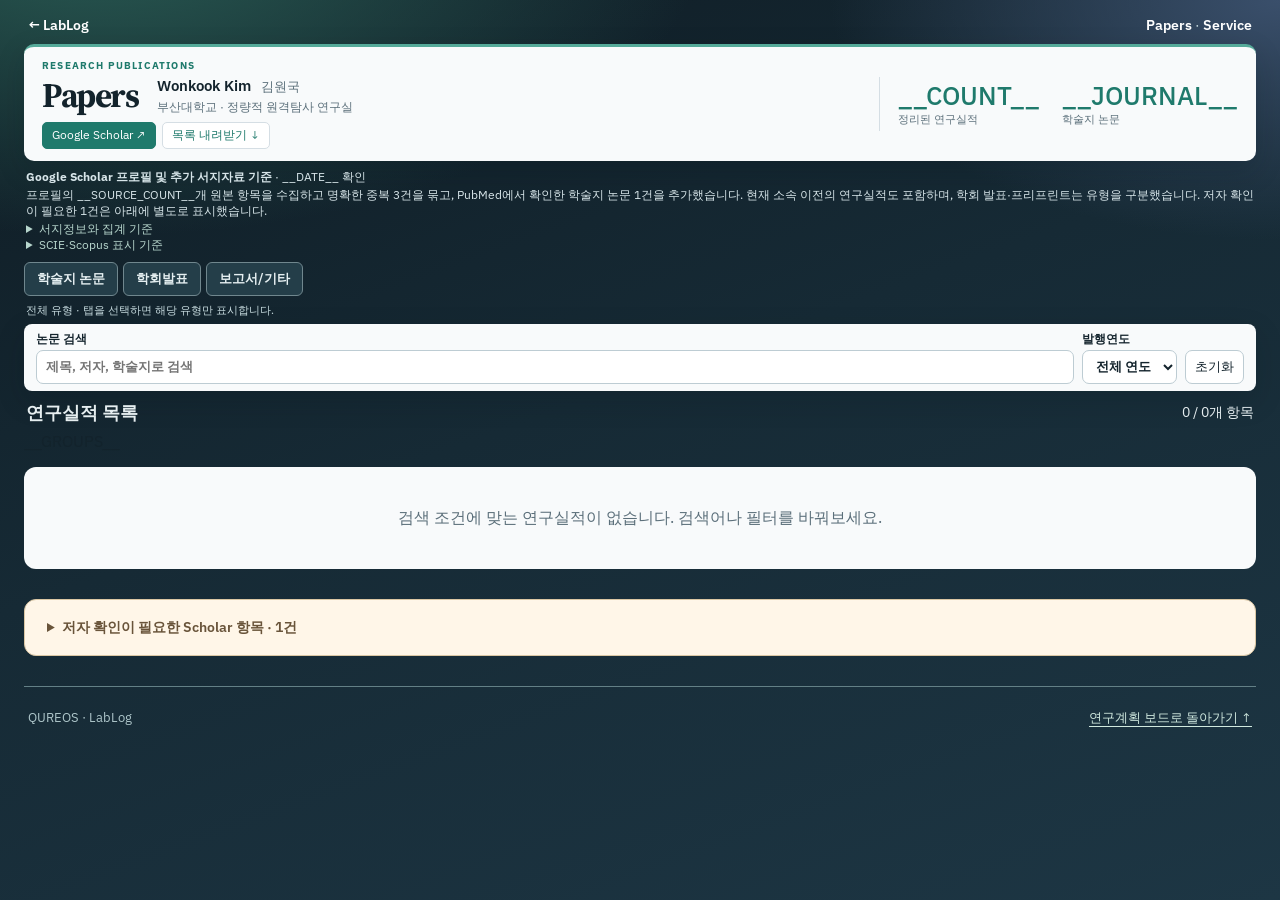
<file: papers.template.html>
<!doctype html>
<html lang="ko">
<head>
<meta charset="utf-8"><meta name="viewport" content="width=device-width,initial-scale=1">
<title>Papers | QUREOS · LabLog</title>
<meta name="description" content="부산대학교 Wonkook Kim의 연구실적. 학술지 논문, 학회 발표, 저서와 보고서를 연도별로 확인하세요.">
<link rel="preconnect" href="https://fonts.googleapis.com"><link rel="preconnect" href="https://fonts.gstatic.com" crossorigin>
<link href="https://fonts.googleapis.com/css2?family=IBM+Plex+Sans:wght@400;500;600;700&family=Source+Serif+4:opsz,wght@8..60,600;8..60,700&display=swap" rel="stylesheet">
<link rel="stylesheet" href="papers.css?v=20261020-compact"><script src="papers.js?v=20261020-indexing" defer></script>
</head>
<body class="papers-page">
<a class="skip" href="#publications">연구실적 목록으로 이동</a>
<main class="app">
<nav class="nav" aria-label="페이지 이동"><a href="index.html">← LabLog</a><span><a href="papers.html" aria-current="page">Papers</a> <span aria-hidden="true"> · </span> <a href="service.html">Service</a></span></nav>
<header class="hero">
 <div><p class="eyebrow">RESEARCH PUBLICATIONS</p><h1>Papers</h1><p class="lead">Wonkook Kim <span>김원국</span></p><p class="affiliation">부산대학교 · 정량적 원격탐사 연구실</p>
 <div class="hero-links"><a href="__PROFILE__" target="_blank" rel="noopener noreferrer">Google Scholar ↗</a><a href="papers.csv" download>목록 내려받기 ↓</a></div></div>
 <div class="stats"><div><strong>__COUNT__</strong><span>정리된 연구실적</span></div><div><strong>__JOURNAL__</strong><span>학술지 논문</span></div></div>
</header>
<section class="collection-note" aria-label="수집 기준"><p><strong>Google Scholar 프로필 및 추가 서지자료 기준</strong> · __DATE__ 확인</p><p>프로필의 __SOURCE_COUNT__개 원본 항목을 수집하고 명확한 중복 3건을 묶고, PubMed에서 확인한 학술지 논문 1건을 추가했습니다. 현재 소속 이전의 연구실적도 포함하며, 학회 발표·프리프린트는 유형을 구분했습니다. 저자 확인이 필요한 1건은 아래에 별도로 표시했습니다.</p><details><summary>서지정보와 집계 기준</summary><p>연도·저자·게재처는 Scholar 상세 화면과 추가 항목의 PubMed 서지정보를 기준으로 하며 온라인 발행연도와 권호 연도가 다를 수 있습니다. DOI는 동일 제목의 ORCID·서지 기록으로 보완했습니다. 추가 중복 가능성이나 누락된 정보는 각 항목의 ‘서지 확인 사항’에 표시했습니다. 프로필 밖의 모든 저작물까지 포괄한다고 보장하지 않습니다.</p></details><details><summary>SCIE·Scopus 표시 기준</summary><p>2026-10-20에 확인한 저널 단위 등재 정보입니다. 발행 당시 등재 상태나 개별 논문의 실제 수록 여부를 뜻하지 않습니다. SCIE와 ESCI·SSCI는 구분하며, 확인할 근거가 부족한 경우 ‘미확인’으로 표시합니다. 각 논문의 ‘저널 등재 근거’에서 출처를 볼 수 있습니다.</p></details></section>
<div class="type-tabs" role="group" aria-label="연구실적 유형">
 <button id="tab-journal" aria-pressed="false" aria-controls="publication-panel" data-category="journal" type="button">학술지 논문</button>
 <button id="tab-conference" aria-pressed="false" aria-controls="publication-panel" data-category="conference" type="button">학회발표</button>
 <button id="tab-other" aria-pressed="false" aria-controls="publication-panel" data-category="other" type="button">보고서/기타</button>
</div>
<p id="category-status" class="category-status" role="status">전체 유형 · 탭을 선택하면 해당 유형만 표시합니다.</p>
<div id="publication-panel" role="region" aria-label="전체 연구실적">
<form class="filters" role="search" onsubmit="return false">
 <label class="search-field">논문 검색<input id="search" type="search" placeholder="제목, 저자, 학술지로 검색" autocomplete="off"></label>
 <label>발행연도<select id="year"><option value="all">전체 연도</option>__YEARS__</select></label>
 <button type="reset">초기화</button>
</form>
<div class="result-heading"><h2 id="publications">연구실적 목록</h2><p id="result-count" role="status" aria-live="polite">__COUNT__개 항목</p></div>
<div id="groups">__GROUPS__</div>
<p id="no-results" class="empty" hidden>검색 조건에 맞는 연구실적이 없습니다. 검색어나 필터를 바꿔보세요.</p>
<section class="review-section"><details><summary>저자 확인이 필요한 Scholar 항목 · 1건</summary><p>이 항목은 프로필에 등록되어 있지만 상세 저자 목록에서 Wonkook Kim을 확인하지 못하여 위 실적 수에서 제외했습니다.</p>__REVIEW__</details></section>
</div>
<footer>QUREOS · LabLog <a href="index.html">연구계획 보드로 돌아가기 ↑</a></footer>
</main></body></html>
</file>
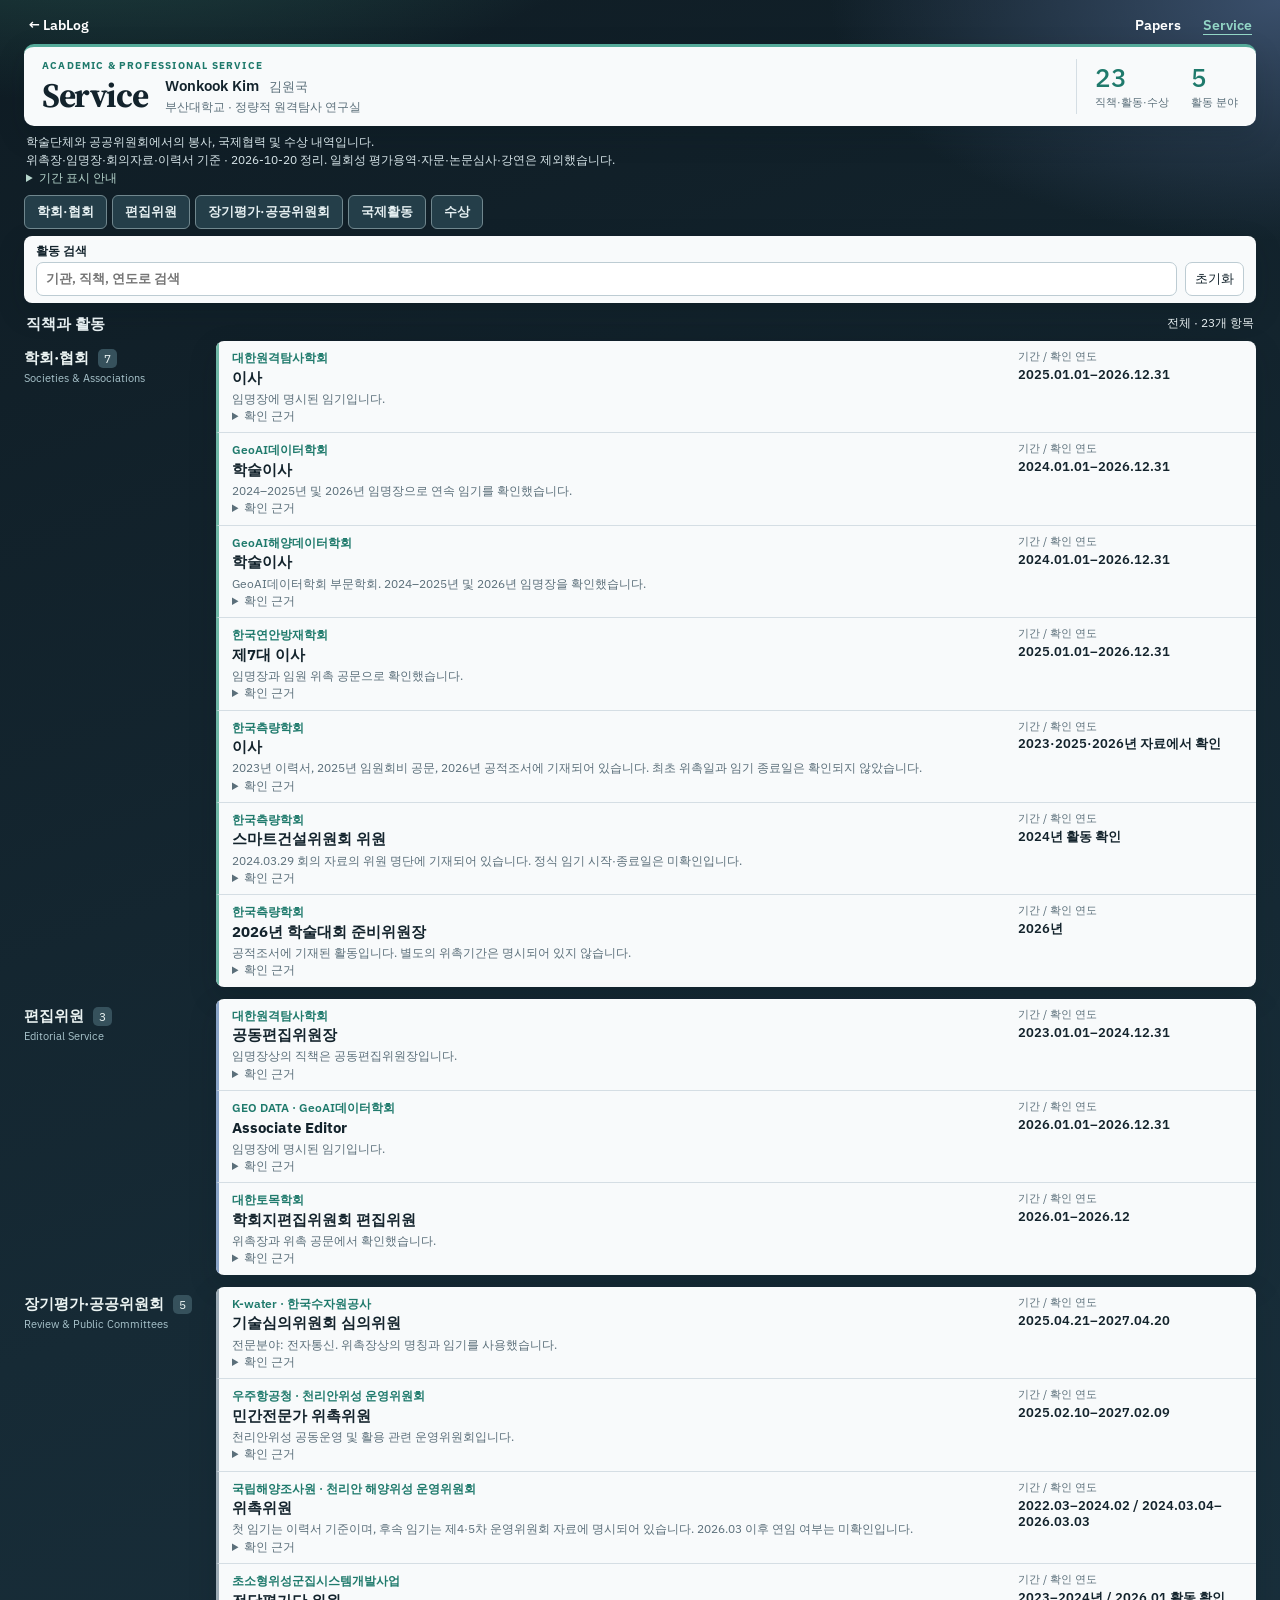
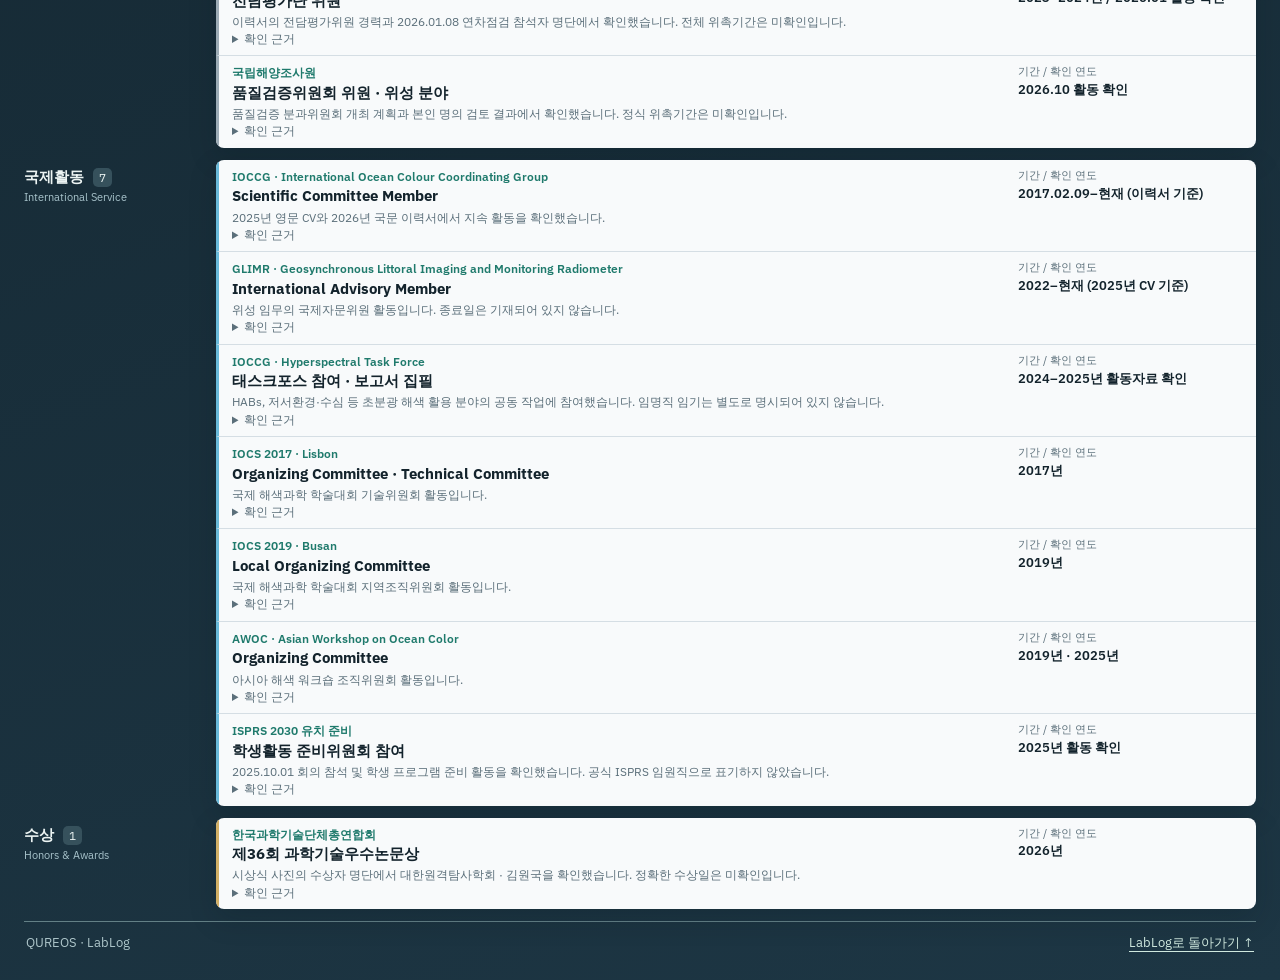
<file: service.html>
<!doctype html>
<html lang="ko"><head><meta charset="utf-8"><meta name="viewport" content="width=device-width,initial-scale=1">
<title>Service | QUREOS · LabLog</title><meta name="description" content="김원국 교수의 학회·협회 직책, 편집위원, 장기평가단, 국제활동과 수상 내역.">
<link rel="preconnect" href="https://fonts.googleapis.com"><link rel="preconnect" href="https://fonts.gstatic.com" crossorigin>
<link href="https://fonts.googleapis.com/css2?family=IBM+Plex+Sans:wght@400;500;600;700&family=Source+Serif+4:opsz,wght@8..60,600;8..60,700&display=swap" rel="stylesheet">
<link rel="stylesheet" href="papers.css?v=20261020-indexing"><link rel="stylesheet" href="service.css?v=20261020-compact"><script src="service.js?v=20261020" defer></script></head>
<body><a class="skip" href="#service-groups">활동 목록으로 이동</a><main class="app">
<nav class="nav" aria-label="페이지 이동"><a href="index.html">← LabLog</a><div class="nav-pages"><a href="papers.html">Papers</a><a href="service.html" aria-current="page">Service</a></div></nav>
<header class="hero"><div><p class="eyebrow">ACADEMIC &amp; PROFESSIONAL SERVICE</p><h1>Service</h1><p class="lead">Wonkook Kim <span>김원국</span></p><p class="affiliation">부산대학교 · 정량적 원격탐사 연구실</p></div><div class="stats"><div><strong>23</strong><span>직책·활동·수상</span></div><div><strong>5</strong><span>활동 분야</span></div></div></header>
<section class="collection-note" aria-label="정리 기준"><p>학술단체와 공공위원회에서의 봉사, 국제협력 및 수상 내역입니다.</p><p>위촉장·임명장·회의자료·이력서 기준 · 2026-10-20 정리. 일회성 평가용역·자문·논문심사·강연은 제외했습니다.</p><details><summary>기간 표시 안내</summary><p>임기가 명시된 경우 시작·종료일을 표시했습니다. 임기가 불명확한 경우에는 자료로 확인되는 활동 연도만 표시하며, ‘현재’는 해당 이력서의 기재 기준입니다. 동일 직책의 연속 임기와 반복 행사는 한 항목으로 묶었습니다.</p></details></section>
<div class="type-tabs service-tabs" role="group" aria-label="활동 종류"><button type="button" data-category="society" aria-pressed="false" aria-controls="service-groups">학회·협회</button><button type="button" data-category="editorial" aria-pressed="false" aria-controls="service-groups">편집위원</button><button type="button" data-category="review" aria-pressed="false" aria-controls="service-groups">장기평가·공공위원회</button><button type="button" data-category="international" aria-pressed="false" aria-controls="service-groups">국제활동</button><button type="button" data-category="award" aria-pressed="false" aria-controls="service-groups">수상</button></div>
<form class="filters" role="search" onsubmit="return false"><label class="search-field">활동 검색<input id="service-search" type="search" placeholder="기관, 직책, 연도로 검색" autocomplete="off"></label><button type="reset">초기화</button></form>
<div class="result-heading"><h2>직책과 활동</h2><p id="service-count" role="status" aria-live="polite">전체 · 23개 항목</p></div>
<div id="service-groups"><section class="service-group" data-category="society" aria-labelledby="heading-society"><div class="group-heading"><h2 id="heading-society">학회·협회 <span>7</span></h2><p>Societies & Associations</p></div><div class="service-list"><article class="service-record" data-category="society"><div class="service-main"><p class="organization">대한원격탐사학회</p><h3>이사</h3><p class="service-note">임명장에 명시된 임기입니다.</p><details class="evidence"><summary>확인 근거</summary><ul><li>2025년 이사 임명장</li></ul></details></div><p class="period"><span>기간 / 확인 연도</span>2025.01.01–2026.12.31</p></article><article class="service-record" data-category="society"><div class="service-main"><p class="organization">GeoAI데이터학회</p><h3>학술이사</h3><p class="service-note">2024–2025년 및 2026년 임명장으로 연속 임기를 확인했습니다.</p><details class="evidence"><summary>확인 근거</summary><ul><li>2024–2025년 학술이사 임명장</li><li>2026년 학술이사 임명장</li></ul></details></div><p class="period"><span>기간 / 확인 연도</span>2024.01.01–2026.12.31</p></article><article class="service-record" data-category="society"><div class="service-main"><p class="organization">GeoAI해양데이터학회</p><h3>학술이사</h3><p class="service-note">GeoAI데이터학회 부문학회. 2024–2025년 및 2026년 임명장을 확인했습니다.</p><details class="evidence"><summary>확인 근거</summary><ul><li>2024–2025년 해양 부문 학술이사 임명장</li><li>2026년 해양 부문 학술이사 임명장</li></ul></details></div><p class="period"><span>기간 / 확인 연도</span>2024.01.01–2026.12.31</p></article><article class="service-record" data-category="society"><div class="service-main"><p class="organization">한국연안방재학회</p><h3>제7대 이사</h3><p class="service-note">임명장과 임원 위촉 공문으로 확인했습니다.</p><details class="evidence"><summary>확인 근거</summary><ul><li>제7대 임원진 임명장</li><li>2025.01.23 임원 위촉 알림</li></ul></details></div><p class="period"><span>기간 / 확인 연도</span>2025.01.01–2026.12.31</p></article><article class="service-record" data-category="society"><div class="service-main"><p class="organization">한국측량학회</p><h3>이사</h3><p class="service-note">2023년 이력서, 2025년 임원회비 공문, 2026년 공적조서에 기재되어 있습니다. 최초 위촉일과 임기 종료일은 확인되지 않았습니다.</p><details class="evidence"><summary>확인 근거</summary><ul><li>2023년 국문 이력서</li><li>2025년 임원회비 안내</li><li>2026년 공적조서</li></ul></details></div><p class="period"><span>기간 / 확인 연도</span>2023·2025·2026년 자료에서 확인</p></article><article class="service-record" data-category="society"><div class="service-main"><p class="organization">한국측량학회</p><h3>스마트건설위원회 위원</h3><p class="service-note">2024.03.29 회의 자료의 위원 명단에 기재되어 있습니다. 정식 임기 시작·종료일은 미확인입니다.</p><details class="evidence"><summary>확인 근거</summary><ul><li>스마트건설위원회 1차 회의 자료 (2024.03.29)</li></ul></details></div><p class="period"><span>기간 / 확인 연도</span>2024년 활동 확인</p></article><article class="service-record" data-category="society"><div class="service-main"><p class="organization">한국측량학회</p><h3>2026년 학술대회 준비위원장</h3><p class="service-note">공적조서에 기재된 활동입니다. 별도의 위촉기간은 명시되어 있지 않습니다.</p><details class="evidence"><summary>확인 근거</summary><ul><li>2026년 공적조서</li></ul></details></div><p class="period"><span>기간 / 확인 연도</span>2026년</p></article></div></section><section class="service-group" data-category="editorial" aria-labelledby="heading-editorial"><div class="group-heading"><h2 id="heading-editorial">편집위원 <span>3</span></h2><p>Editorial Service</p></div><div class="service-list"><article class="service-record" data-category="editorial"><div class="service-main"><p class="organization">대한원격탐사학회</p><h3>공동편집위원장</h3><p class="service-note">임명장상의 직책은 공동편집위원장입니다.</p><details class="evidence"><summary>확인 근거</summary><ul><li>2023년 공동편집위원장 임명장</li></ul></details></div><p class="period"><span>기간 / 확인 연도</span>2023.01.01–2024.12.31</p></article><article class="service-record" data-category="editorial"><div class="service-main"><p class="organization">GEO DATA · GeoAI데이터학회</p><h3>Associate Editor</h3><p class="service-note">임명장에 명시된 임기입니다.</p><details class="evidence"><summary>확인 근거</summary><ul><li>2026년 Associate Editor 임명장</li></ul></details></div><p class="period"><span>기간 / 확인 연도</span>2026.01.01–2026.12.31</p></article><article class="service-record" data-category="editorial"><div class="service-main"><p class="organization">대한토목학회</p><h3>학회지편집위원회 편집위원</h3><p class="service-note">위촉장과 위촉 공문에서 확인했습니다.</p><details class="evidence"><summary>확인 근거</summary><ul><li>제2026-180호 위촉장</li><li>대토학 2026-0215 위촉 공문</li></ul></details></div><p class="period"><span>기간 / 확인 연도</span>2026.01–2026.12</p></article></div></section><section class="service-group" data-category="review" aria-labelledby="heading-review"><div class="group-heading"><h2 id="heading-review">장기평가·공공위원회 <span>5</span></h2><p>Review & Public Committees</p></div><div class="service-list"><article class="service-record" data-category="review"><div class="service-main"><p class="organization">K-water · 한국수자원공사</p><h3>기술심의위원회 심의위원</h3><p class="service-note">전문분야: 전자통신. 위촉장상의 명칭과 임기를 사용했습니다.</p><details class="evidence"><summary>확인 근거</summary><ul><li>제2025-625호 기술심의위원 위촉장</li></ul></details></div><p class="period"><span>기간 / 확인 연도</span>2025.04.21–2027.04.20</p></article><article class="service-record" data-category="review"><div class="service-main"><p class="organization">우주항공청 · 천리안위성 운영위원회</p><h3>민간전문가 위촉위원</h3><p class="service-note">천리안위성 공동운영 및 활용 관련 운영위원회입니다.</p><details class="evidence"><summary>확인 근거</summary><ul><li>2025년 천리안위성 운영위원회 구성·개최 계획</li></ul></details></div><p class="period"><span>기간 / 확인 연도</span>2025.02.10–2027.02.09</p></article><article class="service-record" data-category="review"><div class="service-main"><p class="organization">국립해양조사원 · 천리안 해양위성 운영위원회</p><h3>위촉위원</h3><p class="service-note">첫 임기는 이력서 기준이며, 후속 임기는 제4·5차 운영위원회 자료에 명시되어 있습니다. 2026.03 이후 연임 여부는 미확인입니다.</p><details class="evidence"><summary>확인 근거</summary><ul><li>2023·2026년 국문 이력서</li><li>제4차 운영위원회 개최 계획</li><li>제5차 운영위원회 개최 계획</li></ul></details></div><p class="period"><span>기간 / 확인 연도</span>2022.03–2024.02 / 2024.03.04–2026.03.03</p></article><article class="service-record" data-category="review"><div class="service-main"><p class="organization">초소형위성군집시스템개발사업</p><h3>전담평가단 위원</h3><p class="service-note">이력서의 전담평가위원 경력과 2026.01.08 연차점검 참석자 명단에서 확인했습니다. 전체 위촉기간은 미확인입니다.</p><details class="evidence"><summary>확인 근거</summary><ul><li>2026년 국문 이력서</li><li>2025년도 연차점검 결과 (2026.01.14)</li></ul></details></div><p class="period"><span>기간 / 확인 연도</span>2023–2024년 / 2026.01 활동 확인</p></article><article class="service-record" data-category="review"><div class="service-main"><p class="organization">국립해양조사원</p><h3>품질검증위원회 위원 · 위성 분야</h3><p class="service-note">품질검증 분과위원회 개최 계획과 본인 명의 검토 결과에서 확인했습니다. 정식 위촉기간은 미확인입니다.</p><details class="evidence"><summary>확인 근거</summary><ul><li>2026년 품질검증 분과위원회 개최 계획</li><li>품질검증위원회 검토 결과 (2026.10.16)</li></ul></details></div><p class="period"><span>기간 / 확인 연도</span>2026.10 활동 확인</p></article></div></section><section class="service-group" data-category="international" aria-labelledby="heading-international"><div class="group-heading"><h2 id="heading-international">국제활동 <span>7</span></h2><p>International Service</p></div><div class="service-list"><article class="service-record" data-category="international"><div class="service-main"><p class="organization">IOCCG · International Ocean Colour Coordinating Group</p><h3>Scientific Committee Member</h3><p class="service-note">2025년 영문 CV와 2026년 국문 이력서에서 지속 활동을 확인했습니다.</p><details class="evidence"><summary>확인 근거</summary><ul><li>영문 CV (2025.09)</li><li>2026년 국문 이력서</li></ul></details></div><p class="period"><span>기간 / 확인 연도</span>2017.02.09–현재 (이력서 기준)</p></article><article class="service-record" data-category="international"><div class="service-main"><p class="organization">GLIMR · Geosynchronous Littoral Imaging and Monitoring Radiometer</p><h3>International Advisory Member</h3><p class="service-note">위성 임무의 국제자문위원 활동입니다. 종료일은 기재되어 있지 않습니다.</p><details class="evidence"><summary>확인 근거</summary><ul><li>영문 CV (2025.09)</li><li>2026년 공적조서</li></ul></details></div><p class="period"><span>기간 / 확인 연도</span>2022–현재 (2025년 CV 기준)</p></article><article class="service-record" data-category="international"><div class="service-main"><p class="organization">IOCCG · Hyperspectral Task Force</p><h3>태스크포스 참여 · 보고서 집필</h3><p class="service-note">HABs, 저서환경·수심 등 초분광 해색 활용 분야의 공동 작업에 참여했습니다. 임명직 임기는 별도로 명시되어 있지 않습니다.</p><details class="evidence"><summary>확인 근거</summary><ul><li>2024.03 태스크포스 회의록</li><li>2024.10.10 태스크포스 회의록</li><li>태스크포스 보고서 집필 자료</li></ul></details></div><p class="period"><span>기간 / 확인 연도</span>2024–2025년 활동자료 확인</p></article><article class="service-record" data-category="international"><div class="service-main"><p class="organization">IOCS 2017 · Lisbon</p><h3>Organizing Committee · Technical Committee</h3><p class="service-note">국제 해색과학 학술대회 기술위원회 활동입니다.</p><details class="evidence"><summary>확인 근거</summary><ul><li>영문 CV (2025.09)</li></ul></details></div><p class="period"><span>기간 / 확인 연도</span>2017년</p></article><article class="service-record" data-category="international"><div class="service-main"><p class="organization">IOCS 2019 · Busan</p><h3>Local Organizing Committee</h3><p class="service-note">국제 해색과학 학술대회 지역조직위원회 활동입니다.</p><details class="evidence"><summary>확인 근거</summary><ul><li>영문 CV (2025.09)</li></ul></details></div><p class="period"><span>기간 / 확인 연도</span>2019년</p></article><article class="service-record" data-category="international"><div class="service-main"><p class="organization">AWOC · Asian Workshop on Ocean Color</p><h3>Organizing Committee</h3><p class="service-note">아시아 해색 워크숍 조직위원회 활동입니다.</p><details class="evidence"><summary>확인 근거</summary><ul><li>영문 CV (2025.09)</li><li>2025년 AWOC 준비 자료</li></ul></details></div><p class="period"><span>기간 / 확인 연도</span>2019년 · 2025년</p></article><article class="service-record" data-category="international"><div class="service-main"><p class="organization">ISPRS 2030 유치 준비</p><h3>학생활동 준비위원회 참여</h3><p class="service-note">2025.10.01 회의 참석 및 학생 프로그램 준비 활동을 확인했습니다. 공식 ISPRS 임원직으로 표기하지 않았습니다.</p><details class="evidence"><summary>확인 근거</summary><ul><li>ISPRS 학생위원회 회의록 (2025.10.01)</li></ul></details></div><p class="period"><span>기간 / 확인 연도</span>2025년 활동 확인</p></article></div></section><section class="service-group" data-category="award" aria-labelledby="heading-award"><div class="group-heading"><h2 id="heading-award">수상 <span>1</span></h2><p>Honors & Awards</p></div><div class="service-list"><article class="service-record" data-category="award"><div class="service-main"><p class="organization">한국과학기술단체총연합회</p><h3>제36회 과학기술우수논문상</h3><p class="service-note">시상식 사진의 수상자 명단에서 대한원격탐사학회 · 김원국을 확인했습니다. 정확한 수상일은 미확인입니다.</p><details class="evidence"><summary>확인 근거</summary><ul><li>제36회 과학기술우수논문상 시상식 사진</li></ul></details></div><p class="period"><span>기간 / 확인 연도</span>2026년</p></article></div></section></div><p id="service-empty" class="empty" hidden>검색 조건에 맞는 항목이 없습니다.</p>
<footer><span>QUREOS · LabLog</span><a href="index.html">LabLog로 돌아가기 ↑</a></footer></main></body></html>
</file>
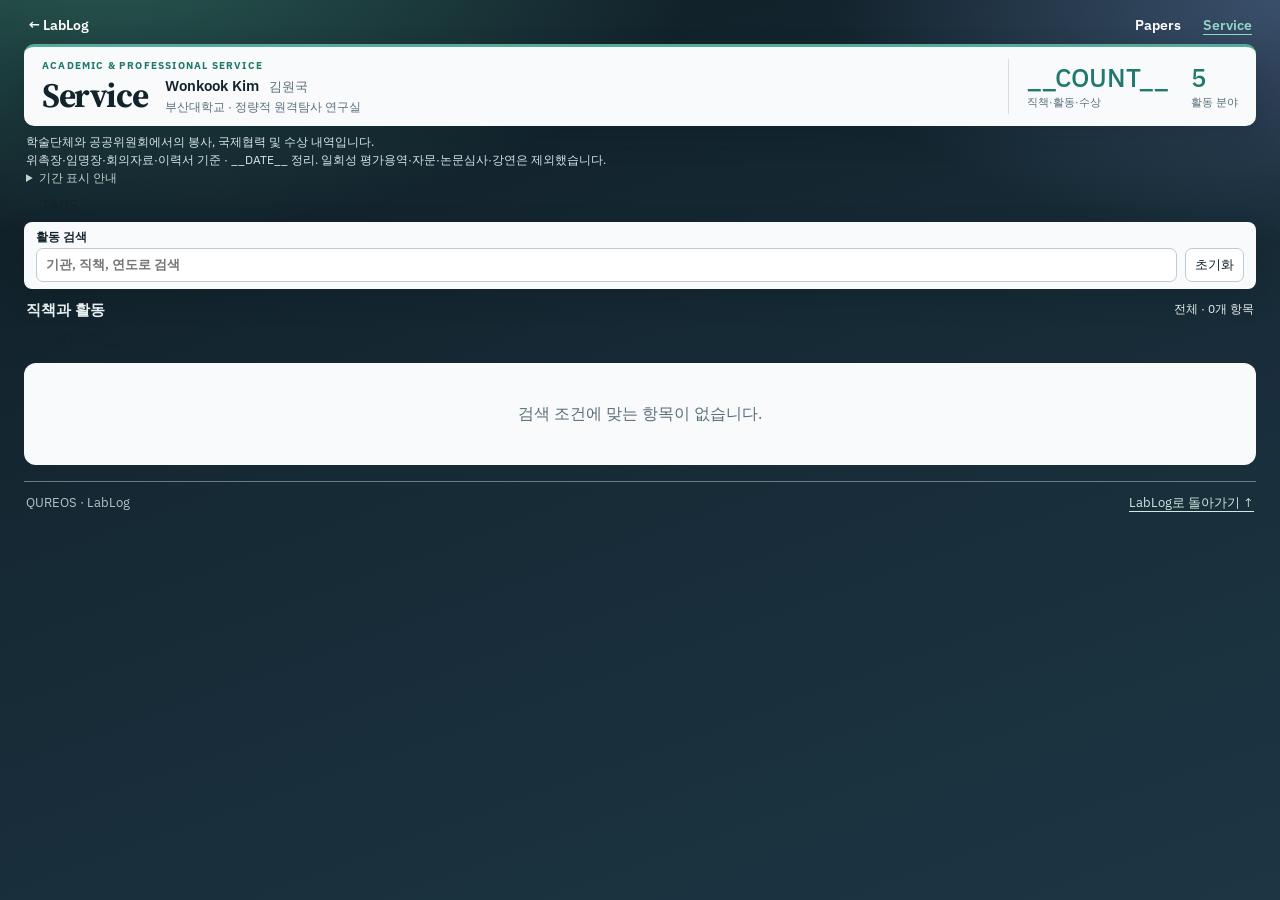
<file: service.template.html>
<!doctype html>
<html lang="ko"><head><meta charset="utf-8"><meta name="viewport" content="width=device-width,initial-scale=1">
<title>Service | QUREOS · LabLog</title><meta name="description" content="김원국 교수의 학회·협회 직책, 편집위원, 장기평가단, 국제활동과 수상 내역.">
<link rel="preconnect" href="https://fonts.googleapis.com"><link rel="preconnect" href="https://fonts.gstatic.com" crossorigin>
<link href="https://fonts.googleapis.com/css2?family=IBM+Plex+Sans:wght@400;500;600;700&family=Source+Serif+4:opsz,wght@8..60,600;8..60,700&display=swap" rel="stylesheet">
<link rel="stylesheet" href="papers.css?v=20261020-indexing"><link rel="stylesheet" href="service.css?v=20261020-compact"><script src="service.js?v=20261020" defer></script></head>
<body><a class="skip" href="#service-groups">활동 목록으로 이동</a><main class="app">
<nav class="nav" aria-label="페이지 이동"><a href="index.html">← LabLog</a><div class="nav-pages"><a href="papers.html">Papers</a><a href="service.html" aria-current="page">Service</a></div></nav>
<header class="hero"><div><p class="eyebrow">ACADEMIC &amp; PROFESSIONAL SERVICE</p><h1>Service</h1><p class="lead">Wonkook Kim <span>김원국</span></p><p class="affiliation">부산대학교 · 정량적 원격탐사 연구실</p></div><div class="stats"><div><strong>__COUNT__</strong><span>직책·활동·수상</span></div><div><strong>5</strong><span>활동 분야</span></div></div></header>
<section class="collection-note" aria-label="정리 기준"><p>학술단체와 공공위원회에서의 봉사, 국제협력 및 수상 내역입니다.</p><p>위촉장·임명장·회의자료·이력서 기준 · __DATE__ 정리. 일회성 평가용역·자문·논문심사·강연은 제외했습니다.</p><details><summary>기간 표시 안내</summary><p>임기가 명시된 경우 시작·종료일을 표시했습니다. 임기가 불명확한 경우에는 자료로 확인되는 활동 연도만 표시하며, ‘현재’는 해당 이력서의 기재 기준입니다. 동일 직책의 연속 임기와 반복 행사는 한 항목으로 묶었습니다.</p></details></section>
<div class="type-tabs service-tabs" role="group" aria-label="활동 종류">__TABS__</div>
<form class="filters" role="search" onsubmit="return false"><label class="search-field">활동 검색<input id="service-search" type="search" placeholder="기관, 직책, 연도로 검색" autocomplete="off"></label><button type="reset">초기화</button></form>
<div class="result-heading"><h2>직책과 활동</h2><p id="service-count" role="status" aria-live="polite">전체 · __COUNT__개 항목</p></div>
<div id="service-groups">__GROUPS__</div><p id="service-empty" class="empty" hidden>검색 조건에 맞는 항목이 없습니다.</p>
<footer><span>QUREOS · LabLog</span><a href="index.html">LabLog로 돌아가기 ↑</a></footer></main></body></html>
</file>
<file: papers.css>
:root{--ink:#13232c;--muted:#5b6f7a;--line:#d5dee4;--accent:#1f7a6c;--soft:#d7efe9;--panel:#f8fafb;--shadow:0 10px 28px #08141c2e}*{box-sizing:border-box}body{margin:0;padding:24px;color:var(--ink);font-family:'IBM Plex Sans',Arial,sans-serif;background:radial-gradient(1100px 560px at 8% -8%,#2a5d55,transparent 55%),radial-gradient(900px 480px at 100% 0%,#3a4f6b,transparent 50%),linear-gradient(160deg,#0f1c24,#162a35 45%,#1d3644);min-height:100vh}a{color:var(--accent);text-underline-offset:4px}a:hover{text-decoration-thickness:2px}button,input,select{font:inherit}button,a,input,select,summary{touch-action:manipulation}:focus-visible{outline:3px solid #e8b94f;outline-offset:4px}[hidden]{display:none!important}.app{max-width:1280px;margin:auto}.nav{display:flex;justify-content:space-between;gap:16px;align-items:center;margin:0 4px 20px;color:#c8dce0;font-size:.85rem}.nav a{color:#fff;text-decoration:none;font-weight:600}.hero{background:var(--panel);border-radius:14px;padding:24px 30px;display:flex;justify-content:space-between;align-items:center;gap:28px;box-shadow:var(--shadow);border-top:4px solid #55aa99}.eyebrow{font-size:.72rem;letter-spacing:.18em;color:var(--accent);font-weight:700;margin:0 0 10px}h1{font-family:'Source Serif 4',Georgia,serif;font-size:3.8rem;line-height:1.05;letter-spacing:-.04em;margin:0 0 12px}.lead{font-size:1.2rem;font-weight:600;margin:0 0 6px}.lead span{font-size:.95rem;font-weight:400;color:var(--muted);margin-left:9px}.affiliation{margin:0;color:var(--muted);font-size:.9rem}.hero-links{display:flex;gap:10px;flex-wrap:wrap;margin-top:16px}.hero-links a{border:1px solid var(--line);border-radius:7px;padding:9px 12px;background:white;font-size:.85rem;text-decoration:none}.hero-links a:first-child{background:var(--accent);color:white;border-color:var(--accent)}.stats{display:flex;gap:34px;padding:25px 32px;border-left:1px solid var(--line)}.stats div{display:flex;flex-direction:column;gap:8px}.stats strong{font-size:3rem;color:var(--accent);font-weight:500;font-variant-numeric:tabular-nums}.stats span{font-size:.8rem;color:var(--muted)}.collection-note{color:#d7e5e9;font-size:.81rem;line-height:1.65;padding:10px 4px}.collection-note p{margin:4px 0}.collection-note summary{color:#b7d6cd;cursor:pointer}.collection-note details p{max-width:1000px}.filters{display:flex;align-items:end;gap:10px;padding:12px 16px;background:var(--panel);border-radius:12px;box-shadow:var(--shadow)}.filters label{display:flex;flex-direction:column;gap:7px;font-size:.8rem;font-weight:600}.search-field{flex:1}.filters input,.filters select,.filters button{min-height:44px;border:1px solid #bdccd3;border-radius:7px;background:white;color:var(--ink);padding:9px 12px;max-width:100%}.filters button{cursor:pointer;font-size:.85rem}.filters button:hover{background:var(--soft)}.result-heading{display:flex;align-items:center;justify-content:space-between;color:#e6eef0;margin:18px 4px 10px}.result-heading h2{font-size:1.1rem;margin:0}.result-heading p{font-size:.85rem;margin:0}.year-group{display:grid;grid-template-columns:105px minmax(0,1fr);gap:16px;margin-bottom:16px}.year-group>h2{font-family:'Source Serif 4',Georgia,serif;color:#e0eeee;font-size:1.8rem;margin:10px 0}.year-group>h2 span{display:block;color:#a6c3c8;font-family:'IBM Plex Sans',sans-serif;font-size:.72rem;font-weight:400;margin-top:6px}.paper-list{background:var(--panel);border-radius:12px;overflow:hidden;box-shadow:var(--shadow)}.paper{padding:14px 20px;border-bottom:1px solid var(--line);overflow-wrap:anywhere}.paper:last-child{border-bottom:0}.paper-top{display:flex;justify-content:space-between;gap:12px;align-items:center;margin-bottom:5px}.type{font-size:.7rem;color:#216656;background:var(--soft);border-radius:5px;padding:4px 7px}.date{color:var(--muted);font-size:.78rem;font-variant-numeric:tabular-nums}.paper h3{font-size:1.05rem;line-height:1.35;margin:0 0 5px;font-weight:600}.authors{font-size:.82rem;line-height:1.4;color:#536872;margin:0 0 4px}.venue{font-size:.84rem;font-weight:500;line-height:1.35;margin:0 0 7px}.links{display:flex;gap:16px;flex-wrap:wrap;font-size:.8rem}.record-notes{font-size:.75rem;color:#75623e;margin-top:7px}.record-notes summary{cursor:pointer}.record-notes ul{padding-left:20px;line-height:1.6}.empty{background:var(--panel);padding:40px;text-align:center;border-radius:12px;color:var(--muted)}.review-section{background:#fff6e8;border:1px solid #dbc7a4;border-radius:12px;padding:18px 22px;margin:30px 0;color:#69543a;font-size:.86rem}.review-section summary{cursor:pointer;font-weight:600}.review-section .paper{padding:20px 0}.review-section .type{background:#ecd9b7;color:#69543a}footer{border-top:1px solid #638086;color:#aec6ca;padding:22px 4px;display:flex;justify-content:space-between;gap:20px;font-size:.8rem}footer a{color:#d0e9df}.skip{position:fixed;top:-100px;left:20px;background:white;padding:10px;z-index:10}.skip:focus{top:10px}@media(max-width:700px){body{padding:14px}.nav{font-size:.7rem}.hero{padding:26px 22px;align-items:start;flex-direction:column;gap:20px}h1{font-size:3rem}.stats{border-left:0;border-top:1px solid var(--line);width:100%;padding:16px 0 0;gap:38px}.stats strong{font-size:2rem}.filters{flex-wrap:wrap;padding:16px;gap:10px}.search-field{flex-basis:100%}.filters label:not(.search-field){flex:1;min-width:115px}.year-group{grid-template-columns:1fr;gap:10px}.year-group>h2{display:flex;align-items:center;gap:12px;font-size:1.4rem}.year-group>h2 span{margin:0}.paper{padding:12px 14px}.paper h3{font-size:1rem}footer{flex-wrap:wrap}}@media print{body{background:white;color:black;padding:0}.nav,.filters,.collection-note,.review-section,footer,.hero-links{display:none}.hero,.paper-list{box-shadow:none}.hero{padding:0;border:0}.stats{padding:0 20px}.year-group>h2,.result-heading{color:black}.paper{break-inside:avoid}.links{display:none}}

/* Publication categories and compact layout. */
.paper[data-type="conference"] .type{background:#d9effc;color:#245f85}
.paper[data-type="report"] .type{background:#e3e7eb;color:#4c5862}
.paper:not([data-type="journal"]):not([data-type="conference"]):not([data-type="report"]) .type{background:#eceef0;color:#535d67}
.type-tabs{display:flex;gap:6px;margin:4px 0 10px;flex-wrap:wrap}
.type-tabs button{border:1px solid #70878e;background:#243e49;color:#e5eff1;padding:10px 20px;border-radius:8px;cursor:pointer;font-weight:600}
.type-tabs button:hover{background:#34545e}
.type-tabs button[aria-pressed="true"]{background:#d7efe9;color:#216656;border-color:#8dc7ba}
.type-tabs button[data-category="conference"][aria-pressed="true"]{background:#d9effc;color:#245f85;border-color:#95c9e8}
.type-tabs button[data-category="other"][aria-pressed="true"]{background:#e3e7eb;color:#4c5862;border-color:#b9c3cb}
@media(max-width:700px){.type-tabs{gap:5px}.type-tabs button{flex:1;padding:10px 8px;font-size:.85rem}}
@media print{.type-tabs{display:none}}

.category-status{color:#c8dce0;font-size:.76rem;margin:0 4px 10px}.paper-tags{display:flex;gap:5px;flex-wrap:wrap;align-items:center}.index-badge{font-size:.67rem;padding:3px 6px;border-radius:4px;border:1px solid #b4c4d1;background:#e5edf5;color:#284d72}.index-badge.scopus{background:#fff0dc;border-color:#e3c393;color:#795018}.index-badge.no,.index-badge.unknown{background:#eceef0;border-color:#cbd1d6;color:#58636c}.index-evidence{font-size:.72rem;color:var(--muted);margin-top:6px}.index-evidence summary{cursor:pointer}.index-evidence p{margin:5px 0;line-height:1.4}.index-evidence a{margin-right:10px}.paper-top{align-items:flex-start}.date{white-space:nowrap}

/* Compact Papers header and controls, scoped to this page. */
.papers-page{padding:16px 24px}
.papers-page .nav{margin-bottom:10px}
.papers-page .hero{padding:12px 18px;gap:18px;border-radius:10px;border-top-width:3px}
.papers-page .hero>div:first-child{display:grid;grid-template-areas:"eyebrow eyebrow" "title name" "title affiliation" "links links";column-gap:18px;row-gap:3px;align-items:center}
.papers-page .eyebrow{grid-area:eyebrow;font-size:.62rem;letter-spacing:.12em;margin:0 0 2px}
.papers-page h1{grid-area:title;font-size:2.15rem;line-height:1;margin:0}
.papers-page .lead{grid-area:name;font-size:.94rem;margin:0;line-height:1.25}
.papers-page .lead span{font-size:.8rem;margin-left:6px}
.papers-page .affiliation{grid-area:affiliation;font-size:.76rem;line-height:1.25}
.papers-page .hero-links{grid-area:links;margin-top:5px;gap:6px}
.papers-page .hero-links a{padding:5px 9px;font-size:.74rem;border-radius:5px;line-height:1.25}
.papers-page .stats{padding:4px 0 4px 18px;gap:22px}
.papers-page .stats div{gap:2px}.papers-page .stats strong{font-size:1.65rem;line-height:1.1}.papers-page .stats span{font-size:.69rem}
.papers-page .collection-note{padding:6px 2px;font-size:.74rem;line-height:1.35}
.papers-page .collection-note p{margin:2px 0}
.papers-page .type-tabs{margin:3px 0 6px;gap:5px}
.papers-page .type-tabs button{padding:7px 12px;font-size:.8rem;border-radius:6px}
.papers-page .category-status{font-size:.71rem;margin:0 2px 6px}
.papers-page .filters{padding:7px 12px;gap:8px;border-radius:8px}
.papers-page .filters label{gap:3px;font-size:.72rem}
.papers-page .filters input,.papers-page .filters select,.papers-page .filters button{min-height:34px;padding:5px 9px;font-size:.8rem}
.papers-page .result-heading{margin:10px 2px 6px}
@media(max-width:700px){.papers-page{padding:12px}.papers-page .hero{flex-direction:row;align-items:center;padding:12px;gap:12px}.papers-page .hero>div:first-child{column-gap:12px}.papers-page h1{font-size:1.8rem}.papers-page .stats{width:auto;border-top:0;border-left:1px solid var(--line);padding:3px 0 3px 12px;gap:12px}.papers-page .stats strong{font-size:1.35rem}.papers-page .stats span{font-size:.63rem}.papers-page .filters{padding:7px 10px;gap:7px}.papers-page .type-tabs button{padding:7px 10px}}
@media(max-width:550px){.papers-page .hero{flex-wrap:wrap;gap:9px}.papers-page .hero>div:first-child{width:100%}.papers-page .stats{border-left:0;padding:0;gap:20px}.papers-page .stats div{flex-direction:row;align-items:center;gap:5px}.papers-page .stats strong{font-size:1.1rem}}
</file>
<file: service.css>
.nav-pages{display:flex;gap:22px}.nav-pages [aria-current="page"]{color:#93d6c6;text-decoration:underline}.service-tabs{margin:5px 0 12px}.service-tabs button{padding:10px 17px}.service-group{margin:0 0 22px;display:grid;grid-template-columns:205px minmax(0,1fr);gap:20px}.group-heading{padding-top:10px}.group-heading h2{color:#ecf4f3;font-size:1.05rem;margin:0 0 5px}.group-heading h2 span{font-size:.75rem;font-weight:400;margin-left:5px;background:#36515c;border-radius:5px;padding:2px 6px}.group-heading>p{color:#a9c4cc;font-size:.72rem;margin:0}.service-list{border-radius:12px;overflow:hidden;background:var(--panel);box-shadow:var(--shadow)}.service-record{display:grid;grid-template-columns:minmax(0,1fr) 245px;gap:20px;padding:16px 20px;border-bottom:1px solid var(--line);border-left:3px solid #6fb7a6}.service-record:last-child{border-bottom:0}.organization{font-size:.78rem;color:var(--accent);font-weight:600;margin:0 0 5px}.service-record h3{font-size:1.04rem;line-height:1.35;margin:0 0 6px}.service-note{font-size:.78rem;line-height:1.5;color:var(--muted);margin:0}.period{margin:0;font-size:.83rem;font-weight:600;line-height:1.5;font-variant-numeric:tabular-nums}.period span{display:block;font-size:.67rem;font-weight:400;color:var(--muted);margin-bottom:5px}.evidence{font-size:.72rem;color:var(--muted);margin-top:7px}.evidence summary{cursor:pointer}.evidence ul{padding-left:16px;margin:5px 0 0;line-height:1.6}.service-record[data-category="editorial"]{border-left-color:#8aa4c7}.service-record[data-category="review"]{border-left-color:#9cabb5}.service-record[data-category="international"]{border-left-color:#69b9d9}.service-record[data-category="award"]{border-left-color:#d2af65}.service-tabs button[data-category="international"][aria-pressed="true"]{background:#d9effc;color:#245f85}.service-tabs button[data-category="award"][aria-pressed="true"]{background:#f5e8c7;color:#795b28}@media(max-width:850px){.service-group{grid-template-columns:1fr;gap:9px}.group-heading{display:flex;justify-content:space-between;align-items:center;gap:12px}.group-heading h2{margin:0}.service-record{grid-template-columns:minmax(0,1fr) 215px;gap:12px}}@media(max-width:550px){.service-record{grid-template-columns:1fr;padding:14px 16px;gap:9px}.period{grid-row:1;font-size:.76rem}.period span{display:none}.service-tabs button{flex:1 1 130px;padding:10px;font-size:.8rem}.group-heading>p{display:none}}@media print{.service-group{display:block;break-inside:avoid}.group-heading h2{color:black}.group-heading>p{color:#555}.service-list{box-shadow:none}.service-record{break-inside:avoid}.evidence{display:none}}
/* Compact service directory. */
body{padding:16px 24px}
.nav{margin-bottom:10px}
.hero{padding:12px 18px;gap:18px;border-radius:10px;border-top-width:3px}
.hero>div:first-child{display:grid;grid-template-areas:"eyebrow eyebrow" "title name" "title affiliation";column-gap:18px;row-gap:3px;align-items:center}
.hero .eyebrow{grid-area:eyebrow;font-size:.62rem;letter-spacing:.12em;margin:0 0 2px}
.hero h1{grid-area:title;font-size:2.15rem;line-height:1;margin:0}
.hero .lead{grid-area:name;font-size:.94rem;margin:0;line-height:1.25}
.hero .lead span{font-size:.8rem;margin-left:6px}
.hero .affiliation{grid-area:affiliation;font-size:.76rem;line-height:1.25}
.stats{padding:4px 0 4px 18px;gap:22px}
.stats div{gap:2px}.stats strong{font-size:1.65rem;line-height:1.1}.stats span{font-size:.69rem}
.collection-note{padding:6px 2px;font-size:.74rem;line-height:1.35}
.collection-note p{margin:2px 0}
.service-tabs{margin:3px 0 7px;gap:5px}.service-tabs button{padding:7px 12px;font-size:.8rem;border-radius:6px}
.filters{padding:7px 12px;gap:8px;border-radius:8px}.filters label{gap:3px;font-size:.72rem}
.filters input,.filters button{min-height:34px;padding:5px 9px;font-size:.8rem}
.result-heading{margin:10px 2px 6px}.result-heading h2{font-size:.95rem}.result-heading p{font-size:.75rem}
.service-group{margin-bottom:12px;grid-template-columns:180px minmax(0,1fr);gap:12px}
.group-heading{padding-top:7px}.group-heading h2{font-size:.94rem;margin-bottom:3px}.group-heading>p{font-size:.66rem}
.service-list{border-radius:8px}
.service-record{padding:9px 13px;gap:12px;grid-template-columns:minmax(0,1fr) 225px}
.organization{margin-bottom:2px;line-height:1.25}
.service-record h3{font-size:.96rem;line-height:1.25;margin-bottom:3px}
.service-note{line-height:1.3}.period{line-height:1.3;font-size:.79rem}.period span{margin-bottom:2px}
.evidence{margin-top:3px;line-height:1.25}.evidence ul{margin-top:3px;line-height:1.35}
footer{padding:12px 2px}
@media(max-width:850px){.service-group{grid-template-columns:1fr;gap:5px}.group-heading{padding-top:2px}.service-record{grid-template-columns:minmax(0,1fr) 205px}}
@media(max-width:700px){body{padding:12px}.hero{flex-direction:row;align-items:center;padding:12px;gap:12px}.hero>div:first-child{column-gap:12px}.hero h1{font-size:1.8rem}.stats{width:auto;border-top:0;border-left:1px solid var(--line);padding:3px 0 3px 12px;gap:12px}.stats strong{font-size:1.35rem}.stats span{font-size:.63rem}.filters{padding:7px 10px;flex-wrap:nowrap}.search-field{flex-basis:auto}.service-tabs button{padding:7px 10px}}
@media(max-width:550px){.hero{flex-wrap:wrap;gap:9px}.hero>div:first-child{width:100%}.stats{border-left:0;padding:0;gap:20px}.stats div{flex-direction:row;align-items:center;gap:5px}.stats strong{font-size:1.1rem}.service-record{grid-template-columns:1fr;padding:8px 11px;gap:4px}.service-tabs button{flex:1 1 110px}.period{font-size:.74rem}}
</file>
